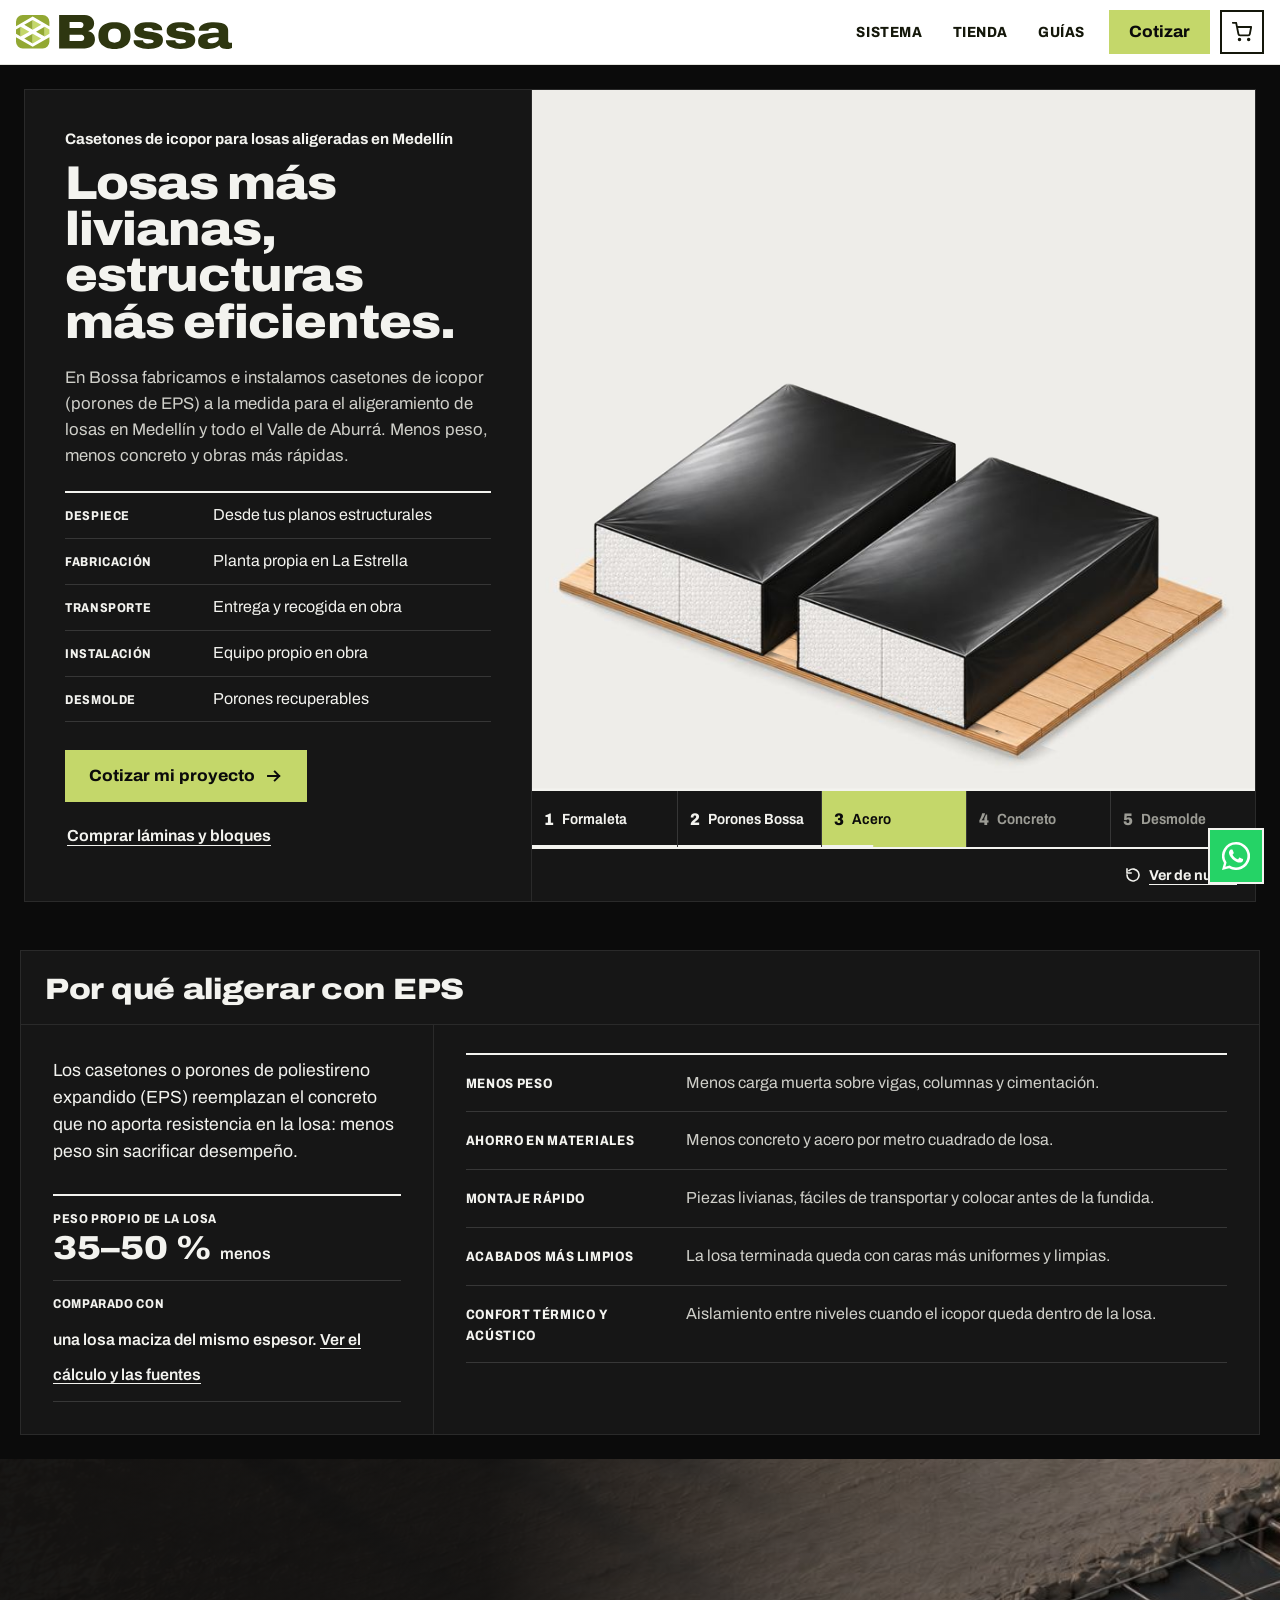
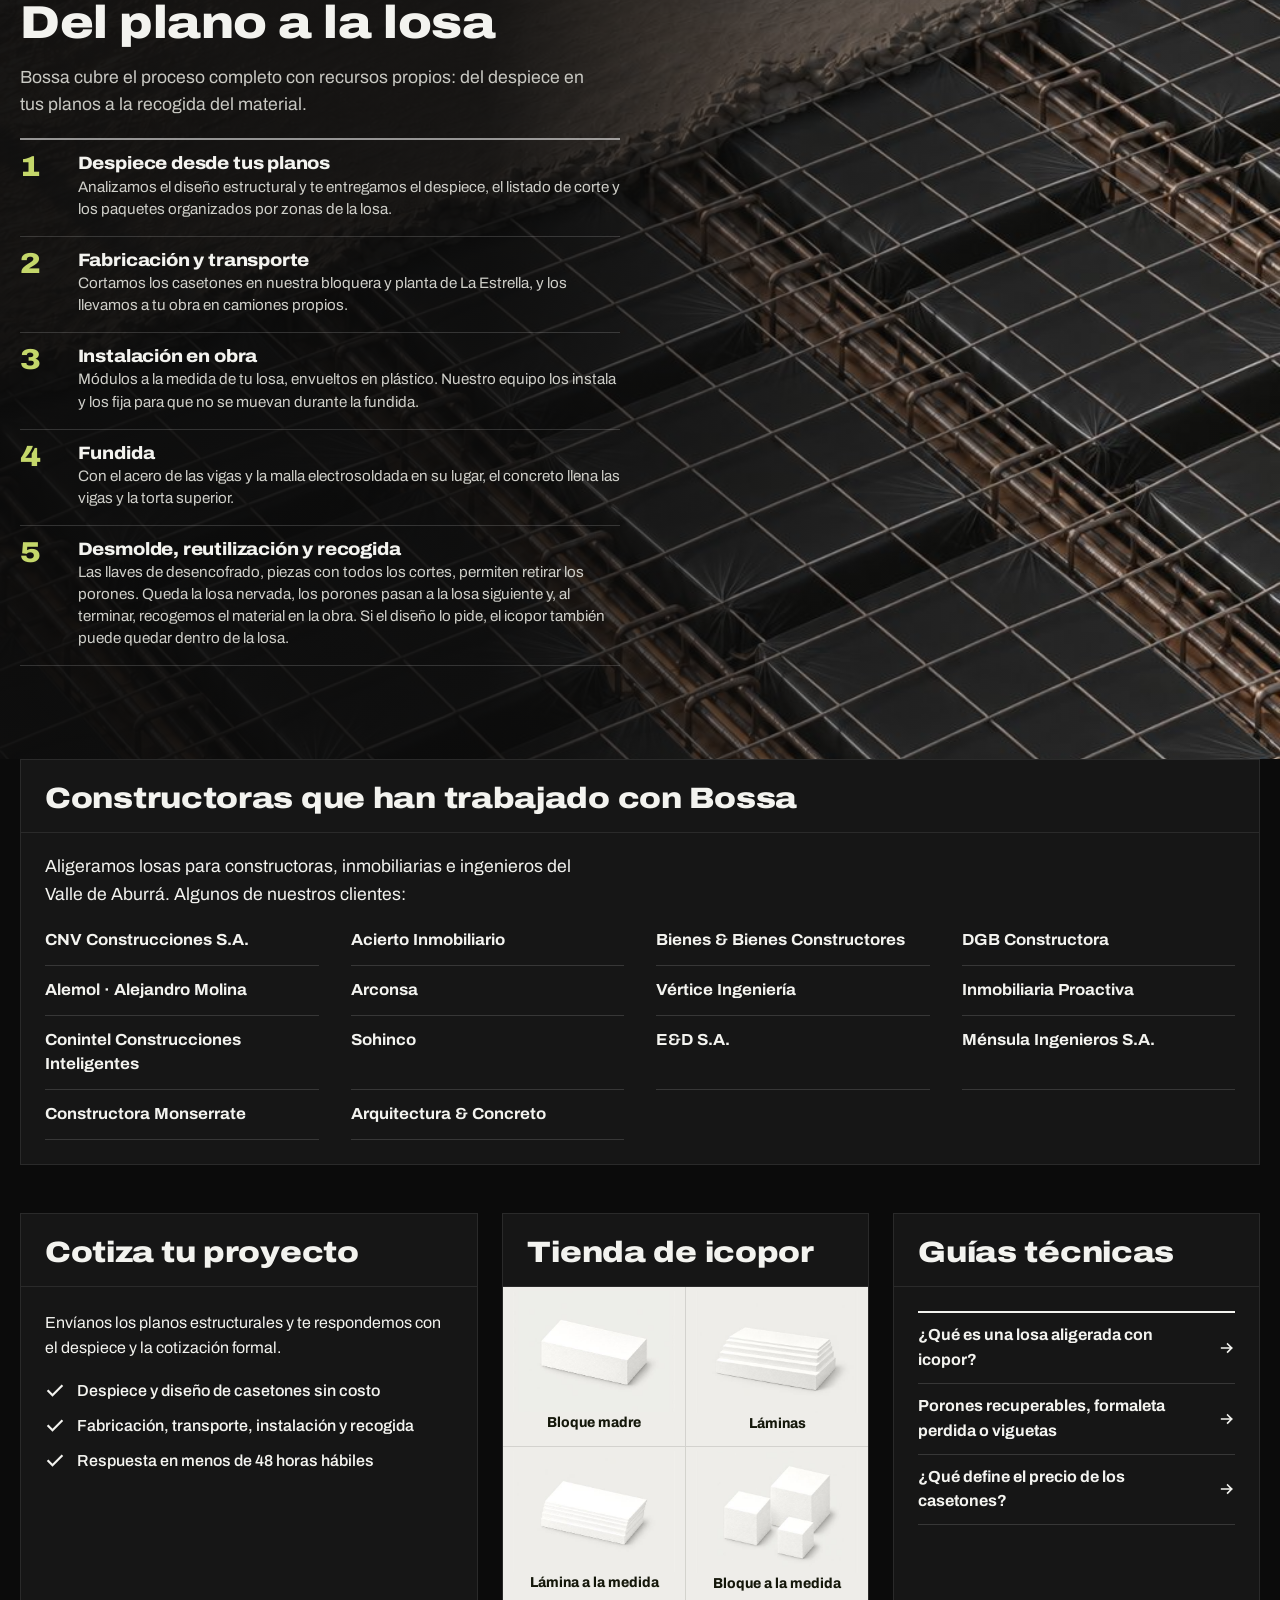
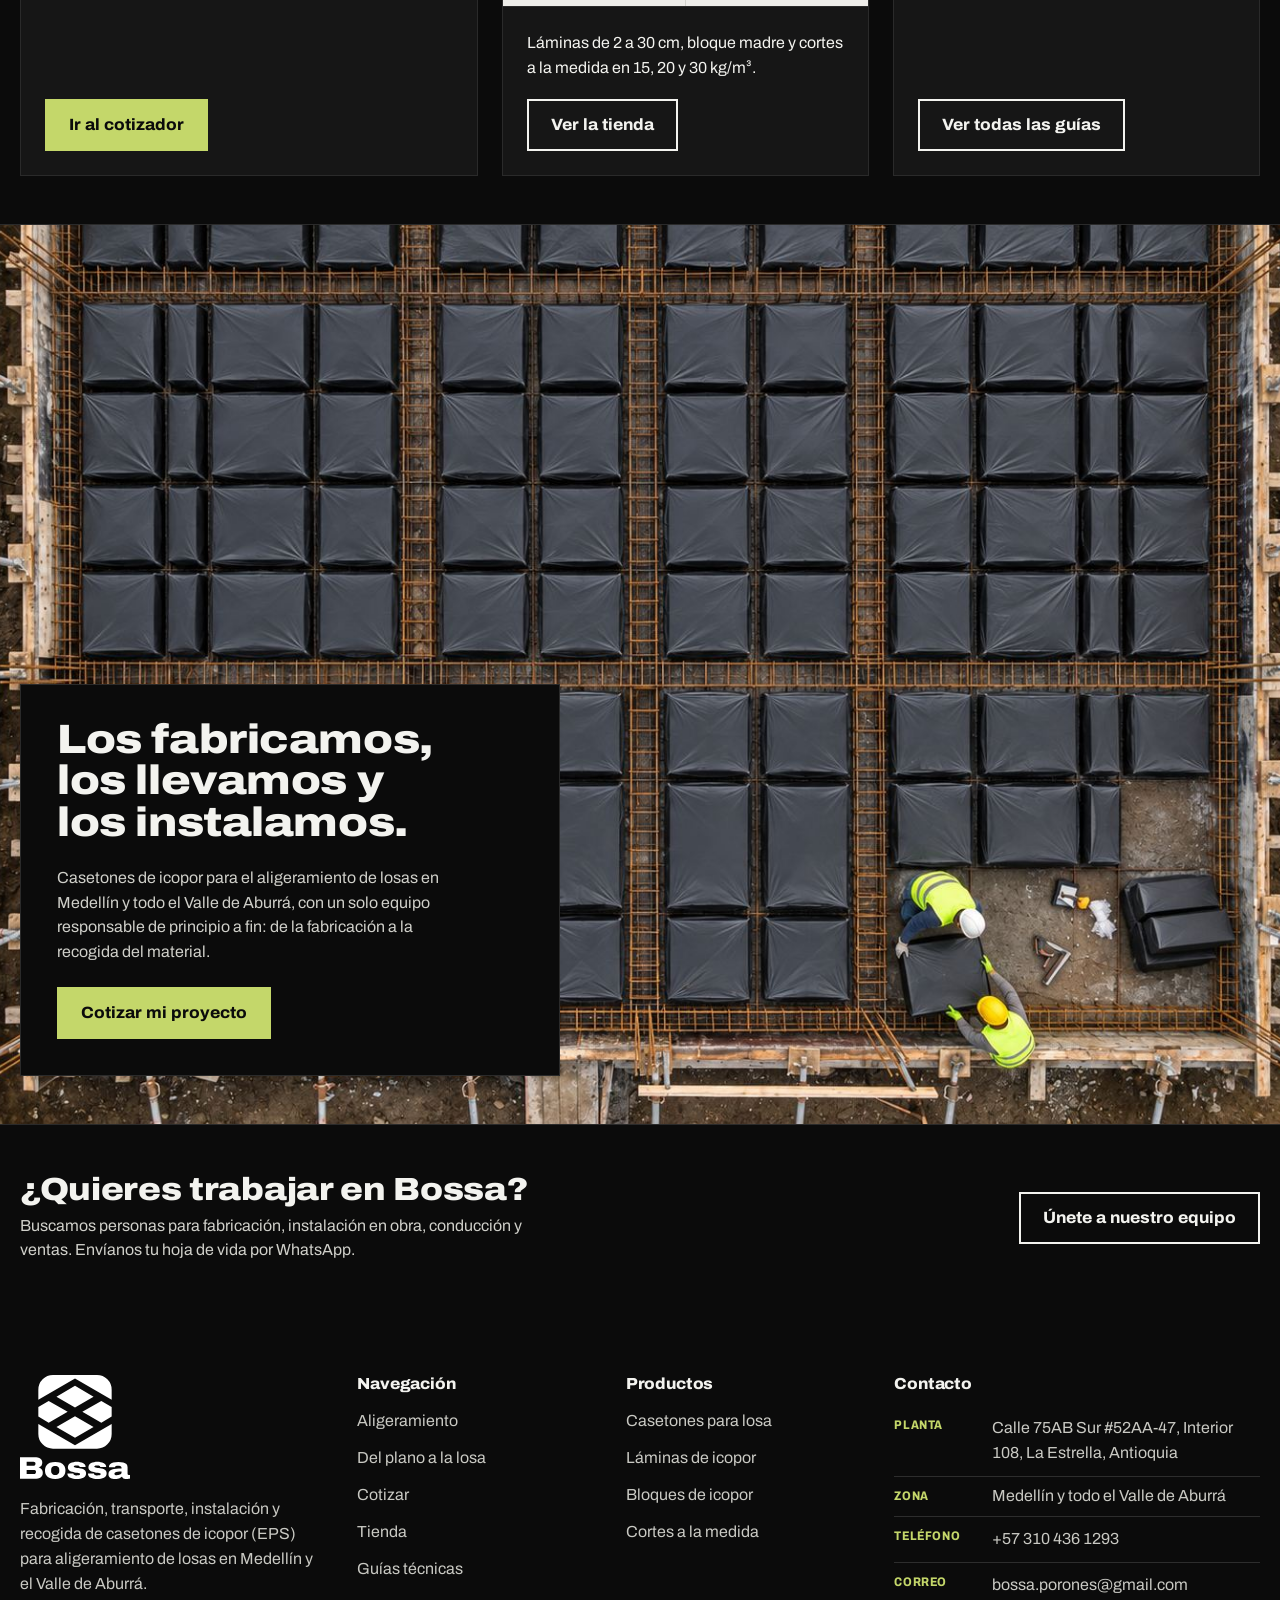
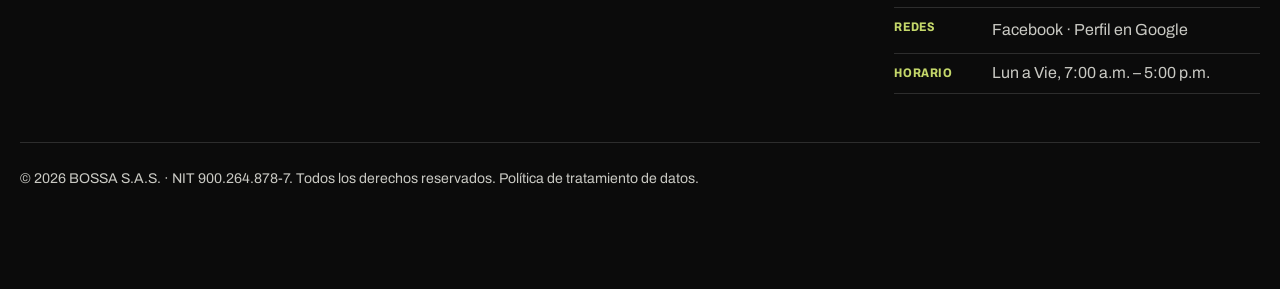
<file: index.html>
<!doctype html>
<html lang="es">
<head>
<meta charset="utf-8">
<meta name="viewport" content="width=device-width, initial-scale=1">
<script>document.documentElement.className = "js";</script>
<title>Casetones de icopor para losas aligeradas en Medellín | Bossa</title>
<meta name="description" content="Casetones de icopor (EPS) para aligeramiento de losas en Medellín y el Valle de Aburrá: fabricación, transporte, instalación y recogida. Cotiza tu proyecto.">
<link rel="canonical" href="https://www.bossacol.com/">
<link rel="icon" href="/favicon.ico" sizes="48x48">
<link rel="icon" href="/img/logo-bossa-marca.svg" type="image/svg+xml">
<link rel="icon" href="/img/icono-bossa-192.png" type="image/png" sizes="192x192">
<link rel="apple-touch-icon" href="/img/icono-bossa-180.png">
<meta name="theme-color" content="#FFFFFF">
<meta property="og:type" content="website">
<meta property="og:locale" content="es_CO">
<meta property="og:site_name" content="Bossa">
<meta property="og:url" content="https://www.bossacol.com/">
<meta property="og:title" content="Casetones de icopor para losas aligeradas en Medellín | Bossa">
<meta property="og:description" content="Casetones de icopor (EPS) para aligeramiento de losas en Medellín y el Valle de Aburrá: fabricación, transporte, instalación y recogida. Cotiza tu proyecto.">
<meta property="og:image" content="https://www.bossacol.com/img/og-bossa.jpg">
<meta property="og:image:width" content="1200">
<meta property="og:image:height" content="630">
<meta property="og:image:alt" content="Ilustración del corte de una losa aligerada con bloques de icopor">
<meta name="twitter:card" content="summary_large_image">
<script type="application/ld+json">{"@context":"https://schema.org","@graph":[{"@type":"HomeAndConstructionBusiness","@id":"https://www.bossacol.com/#negocio","name":"Bossa","legalName":"BOSSA S.A.S.","taxID":"900264878-7","description":"Fabricación, transporte, instalación y recogida de casetones de icopor (EPS) para aligeramiento de losas. Bloques y láminas de icopor a la medida.","url":"https://www.bossacol.com/","logo":"https://www.bossacol.com/img/logo-bossa-512.png","image":"https://www.bossacol.com/img/og-bossa.jpg","telephone":"+57 310 436 1293","email":"bossa.porones@gmail.com","address":{"@type":"PostalAddress","streetAddress":"Calle 75AB Sur #52AA-47, Interior 108","addressLocality":"La Estrella","postalCode":"055454","addressRegion":"Antioquia","addressCountry":"CO"},"geo":{"@type":"GeoCoordinates","latitude":6.160361,"longitude":-75.626694},"hasMap":"https://www.google.com/maps/search/?api=1&query=6.160361%2C-75.626694","areaServed":[{"@type":"City","name":"Medellín"},{"@type":"City","name":"Envigado"},{"@type":"City","name":"Itagüí"},{"@type":"City","name":"Sabaneta"},{"@type":"City","name":"La Estrella"},{"@type":"City","name":"Bello"},{"@type":"City","name":"Copacabana"},{"@type":"City","name":"Girardota"},{"@type":"City","name":"Barbosa"},{"@type":"City","name":"Caldas"},{"@type":"AdministrativeArea","name":"Valle de Aburrá"}],"openingHoursSpecification":[{"@type":"OpeningHoursSpecification","dayOfWeek":["Monday","Tuesday","Wednesday","Thursday","Friday"],"opens":"07:00","closes":"17:00"}],"sameAs":["https://www.google.com/search?kgmid=/g/11_00zgj2v&q=Bossa","https://www.facebook.com/AligeramientoBossa/"]},{"@type":"WebSite","@id":"https://www.bossacol.com/#website","url":"https://www.bossacol.com/","name":"Bossa","inLanguage":"es-CO","publisher":{"@id":"https://www.bossacol.com/#negocio"}},{"@type":"Service","@id":"https://www.bossacol.com/#servicio-aligeramiento","name":"Aligeramiento de losas con casetones de icopor (EPS)","serviceType":"Fabricación, transporte, instalación y recogida de casetones de icopor para losas aligeradas","provider":{"@id":"https://www.bossacol.com/#negocio"},"areaServed":{"@type":"AdministrativeArea","name":"Valle de Aburrá"},"url":"https://www.bossacol.com/cotizar/"}]}</script>
<link rel="preconnect" href="https://fonts.googleapis.com">
<link rel="preconnect" href="https://fonts.gstatic.com" crossorigin>
<link href="https://fonts.googleapis.com/css2?family=Archivo:wdth,wght@75..125,400..900&display=swap" rel="stylesheet">
<link rel="stylesheet" href="/estilos.css?v=20261117c">
</head>
<body>

<header class="barra" id="barra">
  <div class="contenedor">
    <a href="/" class="marca" aria-label="Bossa, inicio"><picture>
      <source media="(max-width: 359px)" srcset="/img/logo-bossa-marca.svg" width="170" height="170">
      <img src="/img/logo-bossa-horizontal.svg" width="1099" height="173" alt="Bossa">
    </picture></a>
    <nav class="navegacion" aria-label="Principal">
      <ul class="menu" id="menu">
        <li><a href="/#sistema">Sistema</a></li>
        <li><a href="/tienda/">Tienda</a></li>
        <li><a href="/guias/">Guías</a></li>
      </ul>
    </nav>
    <div class="acciones-barra">
      <a href="/cotizar/" class="placa placa-barra">Cotizar</a>
      <button type="button" class="boton-carrito" id="abrirCarrito" aria-label="Ver tu pedido" aria-controls="carrito">
        <svg width="20" height="20" viewBox="0 0 24 24" fill="none" stroke="currentColor" stroke-width="2.2" stroke-linecap="round" stroke-linejoin="round" aria-hidden="true"><circle cx="9" cy="21" r="1"/><circle cx="20" cy="21" r="1"/><path d="M1 1h4l2.7 13.4a2 2 0 0 0 2 1.6h9.7a2 2 0 0 0 2-1.6L23 6H6"/></svg>
        <span class="contador" id="contadorCarrito" aria-hidden="true">0</span>
      </button>
      <button type="button" class="hamburguesa" id="hamburguesa" aria-label="Abrir menú" aria-expanded="false" aria-controls="menu">
        <svg width="20" height="20" viewBox="0 0 24 24" fill="none" stroke="currentColor" stroke-width="2.4" stroke-linecap="square" aria-hidden="true"><path d="M3 6h18M3 12h18M3 18h18"/></svg>
      </button>
    </div>
  </div>
</header>
<main id="principal">
<!-- ================= HERO: la losa se arma ================= -->
<section class="hero" id="inicio">
  <div class="contenedor">
    <div class="tablero">
      <h1><span class="antetitulo">Casetones de icopor para losas aligeradas en Medellín</span> Losas más livianas, estructuras más eficientes.</h1>
      <div class="hero-texto">
        <p class="bajada">En Bossa fabricamos e instalamos casetones de icopor (porones de EPS) a la medida para el aligeramiento de losas en Medellín y todo el Valle de Aburrá. Menos peso, menos concreto y obras más rápidas.</p>
        <dl class="filas">
          <div><dt>Despiece</dt><dd>Desde tus planos estructurales</dd></div>
          <div><dt>Fabricación</dt><dd>Planta propia en La Estrella</dd></div>
          <div><dt>Transporte</dt><dd>Entrega y recogida en obra</dd></div>
          <div><dt>Instalación</dt><dd>Equipo propio en obra</dd></div>
          <div><dt>Desmolde</dt><dd>Porones recuperables</dd></div>
        </dl>
      </div>
      <div class="hero-acciones">
        <a href="/cotizar/" class="placa">Cotizar mi proyecto
          <svg width="18" height="18" viewBox="0 0 24 24" fill="none" stroke="currentColor" stroke-width="2.5" stroke-linecap="square" aria-hidden="true"><path d="M4 12h15M13 6l6 6-6 6"/></svg></a>
        <a href="/tienda/" class="enlace">Comprar láminas y bloques</a>
      </div>

      <figure class="armado" id="armado">
        <div class="lienzo" role="img" aria-label="Corte de una losa aligerada que se arma en cinco pasos: formaleta de madera, porones de icopor envueltos en plástico, acero de vigas y malla electrosoldada, concreto, y la losa nervada que queda después del desmolde, hasta 35 a 50 % más liviana.">
          <img class="cuadro c1" src="/img/losa-paso-1.jpg" srcset="/img/losa-paso-1-800.jpg 800w, /img/losa-paso-1.jpg 1488w" sizes="(min-width: 901px) 58vw, 100vw" width="1488" height="942" alt="" fetchpriority="high" decoding="async">
          <img class="cuadro c2" src="/img/losa-paso-2.jpg" srcset="/img/losa-paso-2-800.jpg 800w, /img/losa-paso-2.jpg 1488w" sizes="(min-width: 901px) 58vw, 100vw" width="1488" height="942" alt="" fetchpriority="low" decoding="async">
          <img class="cuadro c3" src="/img/losa-paso-3.jpg" srcset="/img/losa-paso-3-800.jpg 800w, /img/losa-paso-3.jpg 1488w" sizes="(min-width: 901px) 58vw, 100vw" width="1488" height="942" alt="" fetchpriority="low" decoding="async">
          <img class="cuadro c4" src="/img/losa-paso-4.jpg" srcset="/img/losa-paso-4-800.jpg 800w, /img/losa-paso-4.jpg 1488w" sizes="(min-width: 901px) 58vw, 100vw" width="1488" height="942" alt="" fetchpriority="low" decoding="async">
          <img class="cuadro c5" src="/img/losa-paso-5.jpg" srcset="/img/losa-paso-5-800.jpg 800w, /img/losa-paso-5.jpg 1488w" sizes="(min-width: 901px) 58vw, 100vw" width="1488" height="942" alt="" fetchpriority="low" decoding="async">
          <img class="cuadro c4b" src="/img/losa-paso-4.jpg" srcset="/img/losa-paso-4-800.jpg 800w, /img/losa-paso-4.jpg 1488w" sizes="(min-width: 901px) 58vw, 100vw" width="1488" height="942" alt="" fetchpriority="low" decoding="async">
          <div class="cota" aria-hidden="true">
            <svg class="cota-linea" viewBox="0 0 100 100" preserveAspectRatio="none"><line x1="0" y1="100" x2="100" y2="0"/></svg>
            <span class="cota-punto"></span>
            <div class="cota-rotulo"><strong>35–50 %</strong><span>menos peso que una losa maciza</span></div>
          </div>
        </div>
        <ol class="pasos-armado" aria-label="Pasos para armar una losa aligerada">
          <li><button type="button" data-paso="1" aria-current="step"><span class="num">1</span><span>Formaleta</span><span class="avance" aria-hidden="true"></span></button></li>
          <li><button type="button" data-paso="2"><span class="num">2</span><span>Porones Bossa</span><span class="avance" aria-hidden="true"></span></button></li>
          <li><button type="button" data-paso="3"><span class="num">3</span><span>Acero</span><span class="avance" aria-hidden="true"></span></button></li>
          <li><button type="button" data-paso="4"><span class="num">4</span><span>Concreto</span><span class="avance" aria-hidden="true"></span></button></li>
          <li><button type="button" data-paso="5"><span class="num">5</span><span>Desmolde</span><span class="avance" aria-hidden="true"></span></button></li>
        </ol>
        <div class="pie-armado">
          <button type="button" class="repetir" id="verDeNuevo">
            <svg width="16" height="16" viewBox="0 0 24 24" fill="none" stroke="currentColor" stroke-width="2.4" stroke-linecap="square" aria-hidden="true"><path d="M3 12a9 9 0 1 0 3-6.7"/><path d="M3 3v6h6"/></svg>Ver de nuevo</button>
        </div>
      </figure>
    </div>
  </div>
</section>

<!-- ================= POR QUÉ ALIGERAR ================= -->
<section class="beneficios" id="beneficios">
  <div class="contenedor">
    <div class="tablero">
      <h2 class="franja">Por qué aligerar con EPS</h2>
      <div class="beneficios-cuerpo">
        <div class="beneficios-intro">
          <p class="entrada">Los casetones o porones de poliestireno expandido (EPS) reemplazan el concreto que no aporta resistencia en la losa: menos peso sin sacrificar desempeño.</p>
          <dl class="filas filas-cifras">
            <div><dt>Peso propio de la losa</dt><dd>35–50 % <span>menos</span></dd></div>
            <div><dt>Comparado con</dt><dd><span>una losa maciza del mismo espesor. <a href="/guias/losa-aligerada-eps/#cuanto-peso">Ver el cálculo y las fuentes</a></span></dd></div>
          </dl>
        </div>
        <dl class="filas filas-beneficios">
          <div><dt>Menos peso</dt><dd>Menos carga muerta sobre vigas, columnas y cimentación.</dd></div>
          <div><dt>Ahorro en materiales</dt><dd>Menos concreto y acero por metro cuadrado de losa.</dd></div>
          <div><dt>Montaje rápido</dt><dd>Piezas livianas, fáciles de transportar y colocar antes de la fundida.</dd></div>
          <div><dt>Acabados más limpios</dt><dd>La losa terminada queda con caras más uniformes y limpias.</dd></div>
          <div><dt>Confort térmico y acústico</dt><dd>Aislamiento entre niveles cuando el icopor queda dentro de la losa.</dd></div>
        </dl>
      </div>
    </div>
  </div>
</section>


<!-- ================= DEL PLANO A LA LOSA: foto del vaciado a pantalla completa ================= -->
<section class="sistema sistema-foto" id="sistema">
  <img class="sistema-fondo" src="/img/proceso-vaciado.jpg" srcset="/img/proceso-vaciado-600.jpg 600w, /img/proceso-vaciado.jpg 1024w" sizes="100vw" width="1024" height="1536" alt="" loading="lazy" decoding="async">
  <div class="contenedor sistema-cuerpo">
    <div class="sistema-cabecera">
      <h2>Del plano a la losa</h2>
      <p class="entrada">Bossa cubre el proceso completo con recursos propios: del despiece en tus planos a la recogida del material.</p>
    </div>
    <ol class="pasos-sistema">
      <li class="paso-sistema">
        <span class="num">1</span>
        <h3>Despiece desde tus planos</h3>
        <p>Analizamos el diseño estructural y te entregamos el despiece, el listado de corte y los paquetes organizados por zonas de la losa.</p>
      </li>
      <li class="paso-sistema">
        <span class="num">2</span>
        <h3>Fabricación y transporte</h3>
        <p>Cortamos los casetones en nuestra bloquera y planta de La Estrella, y los llevamos a tu obra en camiones propios.</p>
      </li>
      <li class="paso-sistema">
        <span class="num">3</span>
        <h3>Instalación en obra</h3>
        <p>Módulos a la medida de tu losa, envueltos en plástico. Nuestro equipo los instala y los fija para que no se muevan durante la fundida.</p>
      </li>
      <li class="paso-sistema">
        <span class="num">4</span>
        <h3>Fundida</h3>
        <p>Con el acero de las vigas y la malla electrosoldada en su lugar, el concreto llena las vigas y la torta superior.</p>
      </li>
      <li class="paso-sistema">
        <span class="num">5</span>
        <h3>Desmolde, reutilización y recogida</h3>
        <p>Las llaves de desencofrado, piezas con todos los cortes, permiten retirar los porones. Queda la losa nervada, los porones pasan a la losa siguiente y, al terminar, recogemos el material en la obra. Si el diseño lo pide, el icopor también puede quedar dentro de la losa.</p>
      </li>
    </ol>
  </div>
</section>


<!-- ================= CLIENTES ================= -->
<section class="clientes" id="clientes">
  <div class="contenedor">
    <div class="tablero">
      <h2 class="franja">Constructoras que han trabajado con Bossa</h2>
      <p class="entrada clientes-entrada">Aligeramos losas para constructoras, inmobiliarias e ingenieros del Valle de Aburrá. Algunos de nuestros clientes:</p>
      <ul class="lista-clientes">
        <li>CNV Construcciones S.A.</li>
        <li>Acierto Inmobiliario</li>
        <li>Bienes &amp; Bienes Constructores</li>
        <li>DGB Constructora</li>
        <li>Alemol · Alejandro Molina</li>
        <li>Arconsa</li>
        <li>Vértice Ingeniería</li>
        <li>Inmobiliaria Proactiva</li>
        <li>Conintel Construcciones Inteligentes</li>
        <li>Sohinco</li>
        <li>E&amp;D S.A.</li>
        <li>Ménsula Ingenieros S.A.</li>
        <li>Constructora Monserrate</li>
        <li>Arquitectura &amp; Concreto</li>
      </ul>
    </div>
  </div>
</section>

<section class="accesos" aria-label="Cotizar, tienda y guías">
  <div class="contenedor">
    <div class="tablero acceso acceso-cotizar">
      <h2 class="franja">Cotiza tu proyecto</h2>
      <div class="acceso-cuerpo">
        <p class="entrada">Envíanos los planos estructurales y te respondemos con el despiece y la cotización formal.</p>
        <ul class="lista-check">
          <li><svg width="20" height="20" viewBox="0 0 24 24" fill="none" stroke="currentColor" stroke-width="2.6" stroke-linecap="square" aria-hidden="true"><path d="m4 12 5 5L20 6"/></svg>Despiece y diseño de casetones sin costo</li>
          <li><svg width="20" height="20" viewBox="0 0 24 24" fill="none" stroke="currentColor" stroke-width="2.6" stroke-linecap="square" aria-hidden="true"><path d="m4 12 5 5L20 6"/></svg>Fabricación, transporte, instalación y recogida</li>
          <li><svg width="20" height="20" viewBox="0 0 24 24" fill="none" stroke="currentColor" stroke-width="2.6" stroke-linecap="square" aria-hidden="true"><path d="m4 12 5 5L20 6"/></svg>Respuesta en menos de 48 horas hábiles</li>
        </ul>
        <a class="placa" href="/cotizar/">Ir al cotizador</a>
      </div>
    </div>
    <div class="tablero acceso acceso-tienda">
      <h2 class="franja">Tienda de icopor</h2>
      <ul class="vitrina">
        <li><a href="/tienda/#bloque-madre"><img src="/img/tienda-bloque-madre-480.jpg" width="480" height="480" alt="" loading="lazy" decoding="async"><span>Bloque madre</span></a></li>
        <li><a href="/tienda/laminas-de-icopor/"><img src="/img/tienda-lamina-480.jpg" width="480" height="480" alt="" loading="lazy" decoding="async"><span>Láminas</span></a></li>
        <li><a href="/tienda/#lamina-medida"><img src="/img/tienda-lamina-medida-480.jpg" width="480" height="480" alt="" loading="lazy" decoding="async"><span>Lámina a la medida</span></a></li>
        <li><a href="/tienda/#bloque-medida"><img src="/img/tienda-bloque-medida-480.jpg" width="480" height="480" alt="" loading="lazy" decoding="async"><span>Bloque a la medida</span></a></li>
      </ul>
      <div class="acceso-cuerpo">
        <p class="entrada">Láminas de 2 a 30 cm, bloque madre y cortes a la medida en 15, 20 y 30 kg/m³.</p>
        <a class="boton" href="/tienda/">Ver la tienda</a>
      </div>
    </div>
    <div class="tablero acceso">
      <h2 class="franja">Guías técnicas</h2>
      <div class="acceso-cuerpo">
        <ul class="lista-enlaces"><li><a href="/guias/losa-aligerada-eps/">¿Qué es una losa aligerada con icopor?<svg width="16" height="16" viewBox="0 0 24 24" fill="none" stroke="currentColor" stroke-width="2.5" stroke-linecap="square" aria-hidden="true"><path d="M4 12h15M13 6l6 6-6 6"/></svg></a></li><li><a href="/guias/casetones-recuperables-vs-perdidos/">Porones recuperables, formaleta perdida o viguetas<svg width="16" height="16" viewBox="0 0 24 24" fill="none" stroke="currentColor" stroke-width="2.5" stroke-linecap="square" aria-hidden="true"><path d="M4 12h15M13 6l6 6-6 6"/></svg></a></li><li><a href="/guias/precio-casetones/">¿Qué define el precio de los casetones?<svg width="16" height="16" viewBox="0 0 24 24" fill="none" stroke="currentColor" stroke-width="2.5" stroke-linecap="square" aria-hidden="true"><path d="M4 12h15M13 6l6 6-6 6"/></svg></a></li></ul>
        <a class="boton" href="/guias/">Ver todas las guías</a>
      </div>
    </div>
  </div>
</section>

<!-- ================= MOMENTO DE MARCA: la losa en obra vista desde arriba, a pantalla completa ================= -->
<section class="marca-foto" aria-labelledby="tituloMarca">
  <img class="marca-fondo" src="/img/obra-porones-aerea.jpg" srcset="/img/obra-porones-aerea-800.jpg 800w, /img/obra-porones-aerea.jpg 1672w" sizes="100vw" width="1672" height="941" alt="Vista aérea de una losa en obra: porones envueltos en plástico negro entre el acero de las vigas, y dos operarios colocando los últimos módulos" loading="lazy" decoding="async">
  <div class="contenedor">
    <div class="marca-panel">
      <h2 id="tituloMarca">Los fabricamos, los llevamos y los instalamos.</h2>
      <p>Casetones de icopor para el aligeramiento de losas en Medellín y todo el Valle de Aburrá, con un solo equipo responsable de principio a fin: de la fabricación a la recogida del material.</p>
      <a href="/cotizar/" class="placa">Cotizar mi proyecto</a>
    </div>
  </div>
</section>


<!-- ================= TRABAJA CON NOSOTROS ================= -->
<section class="equipo" id="equipo">
  <div class="contenedor">
    <div>
      <h2>¿Quieres trabajar en Bossa?</h2>
      <p>Buscamos personas para fabricación, instalación en obra, conducción y ventas. Envíanos tu hoja de vida por WhatsApp.</p>
    </div>
    <a class="boton" id="botonEquipo" href="https://wa.me/573104361293?text=Hola%20Bossa%2C%20me%20gustar%C3%ADa%20trabajar%20con%20ustedes.%20Les%20env%C3%ADo%20mi%20hoja%20de%20vida." target="_blank" rel="noopener">Únete a nuestro equipo</a>
  </div>
</section>
</main>

<footer class="pie" id="pie">
  <div class="contenedor">
    <div class="columnas">
      <div>
        <div class="logo-pie"><img src="/img/logo-bossa-vertical-blanco.svg" width="255" height="240" alt="Bossa" loading="lazy"></div>
        <p>Fabricación, transporte, instalación y recogida de casetones de icopor (EPS) para aligeramiento de losas en Medellín y el Valle de Aburrá.</p>
      </div>
      <nav aria-label="Pie de página">
        <h2>Navegación</h2>
        <ul>
          <li><a href="/#beneficios">Aligeramiento</a></li>
          <li><a href="/#sistema">Del plano a la losa</a></li>
          <li><a href="/cotizar/">Cotizar</a></li>
          <li><a href="/tienda/">Tienda</a></li>
          <li><a href="/guias/">Guías técnicas</a></li>
        </ul>
      </nav>
      <div>
        <h2>Productos</h2>
        <ul>
          <li><a href="/cotizar/">Casetones para losa</a></li>
          <li><a href="/tienda/laminas-de-icopor/">Láminas de icopor</a></li>
          <li><a href="/tienda/">Bloques de icopor</a></li>
          <li><a href="/tienda/">Cortes a la medida</a></li>
        </ul>
      </div>
      <div>
        <h2>Contacto</h2>
        <dl class="datos-pie">
          <div><dt>Planta</dt><dd><a href="https://www.google.com/search?kgmid=/g/11_00zgj2v&q=Bossa" target="_blank" rel="noopener">Calle 75AB Sur #52AA-47, Interior 108, La Estrella, Antioquia</a></dd></div>
          <div><dt>Zona</dt><dd>Medellín y todo el Valle de Aburrá</dd></div>
          <div><dt>Teléfono</dt><dd><a href="tel:+573104361293">+57 310 436 1293</a></dd></div>
          <div><dt>Correo</dt><dd><a href="mailto:bossa.porones@gmail.com">bossa.porones@gmail.com</a></dd></div>
          <div><dt>Redes</dt><dd><a href="https://www.facebook.com/AligeramientoBossa/" target="_blank" rel="noopener">Facebook</a> · <a href="https://www.google.com/search?kgmid=/g/11_00zgj2v&q=Bossa" target="_blank" rel="noopener">Perfil en Google</a></dd></div>
          <div><dt>Horario</dt><dd>Lun a Vie, 7:00 a.m. – 5:00 p.m.</dd></div>
        </dl>
      </div>
    </div>
    <div class="legal">© <span id="anio">2026</span> BOSSA S.A.S. · NIT 900.264.878-7. Todos los derechos reservados. <a href="/politica-de-datos/">Política de tratamiento de datos</a>.</div>
  </div>
</footer>
<div class="velo" id="velo"></div>
<aside class="carrito" id="carrito" role="dialog" aria-modal="true" aria-labelledby="tituloCarrito" aria-hidden="true" inert>
  <header><h2 id="tituloCarrito">Tu pedido</h2><button type="button" id="cerrarCarrito" aria-label="Cerrar pedido">
    <svg width="20" height="20" viewBox="0 0 24 24" fill="none" stroke="currentColor" stroke-width="2.6" stroke-linecap="square" aria-hidden="true"><path d="M5 5l14 14M19 5 5 19"/></svg></button></header>
  <div class="items-carrito" id="itemsCarrito"></div>
  <footer>
    <button type="button" class="placa" id="enviarPedido">Pedir cotización por WhatsApp</button>
    <small>Te respondemos con el precio, la disponibilidad y el costo de envío.</small>
  </footer>
</aside>

<a class="whatsapp" id="botonWhatsapp" href="https://wa.me/573104361293?text=Hola%20Bossa%2C%20quiero%20informaci%C3%B3n%20sobre%20aligeramiento%20de%20losas%20con%20EPS." target="_blank" rel="noopener" aria-label="Escríbenos por WhatsApp">
  <svg width="28" height="28" viewBox="0 0 24 24" fill="currentColor" aria-hidden="true"><path d="M17.5 14.4c-.3-.1-1.8-.9-2-1-.3-.1-.5-.1-.7.1-.2.3-.8 1-.9 1.2-.2.2-.3.2-.6.1-.3-.1-1.3-.5-2.4-1.5-.9-.8-1.5-1.8-1.7-2.1-.2-.3 0-.5.1-.6l.4-.5c.2-.2.2-.3.3-.5.1-.2 0-.4 0-.5l-.9-2.2c-.2-.6-.5-.5-.7-.5h-.6c-.2 0-.5.1-.8.4-.3.3-1 1-1 2.5s1.1 2.9 1.2 3.1c.1.2 2.1 3.2 5.1 4.5.7.3 1.3.5 1.7.6.7.2 1.4.2 1.9.1.6-.1 1.8-.7 2-1.4.2-.7.2-1.3.2-1.4-.1-.2-.3-.3-.6-.4zM12 21.8c-1.8 0-3.5-.5-5-1.4l-.4-.2-3.7 1 1-3.6-.2-.4A9.8 9.8 0 0 1 12 2.2a9.8 9.8 0 0 1 0 19.6zM12 0a12 12 0 0 0-10.3 18.1L0 24l6.1-1.6A12 12 0 1 0 12 0z"/></svg>
</a>


<script src="/app.js?v=20261117c" defer></script>
</body>
</html>
</file>
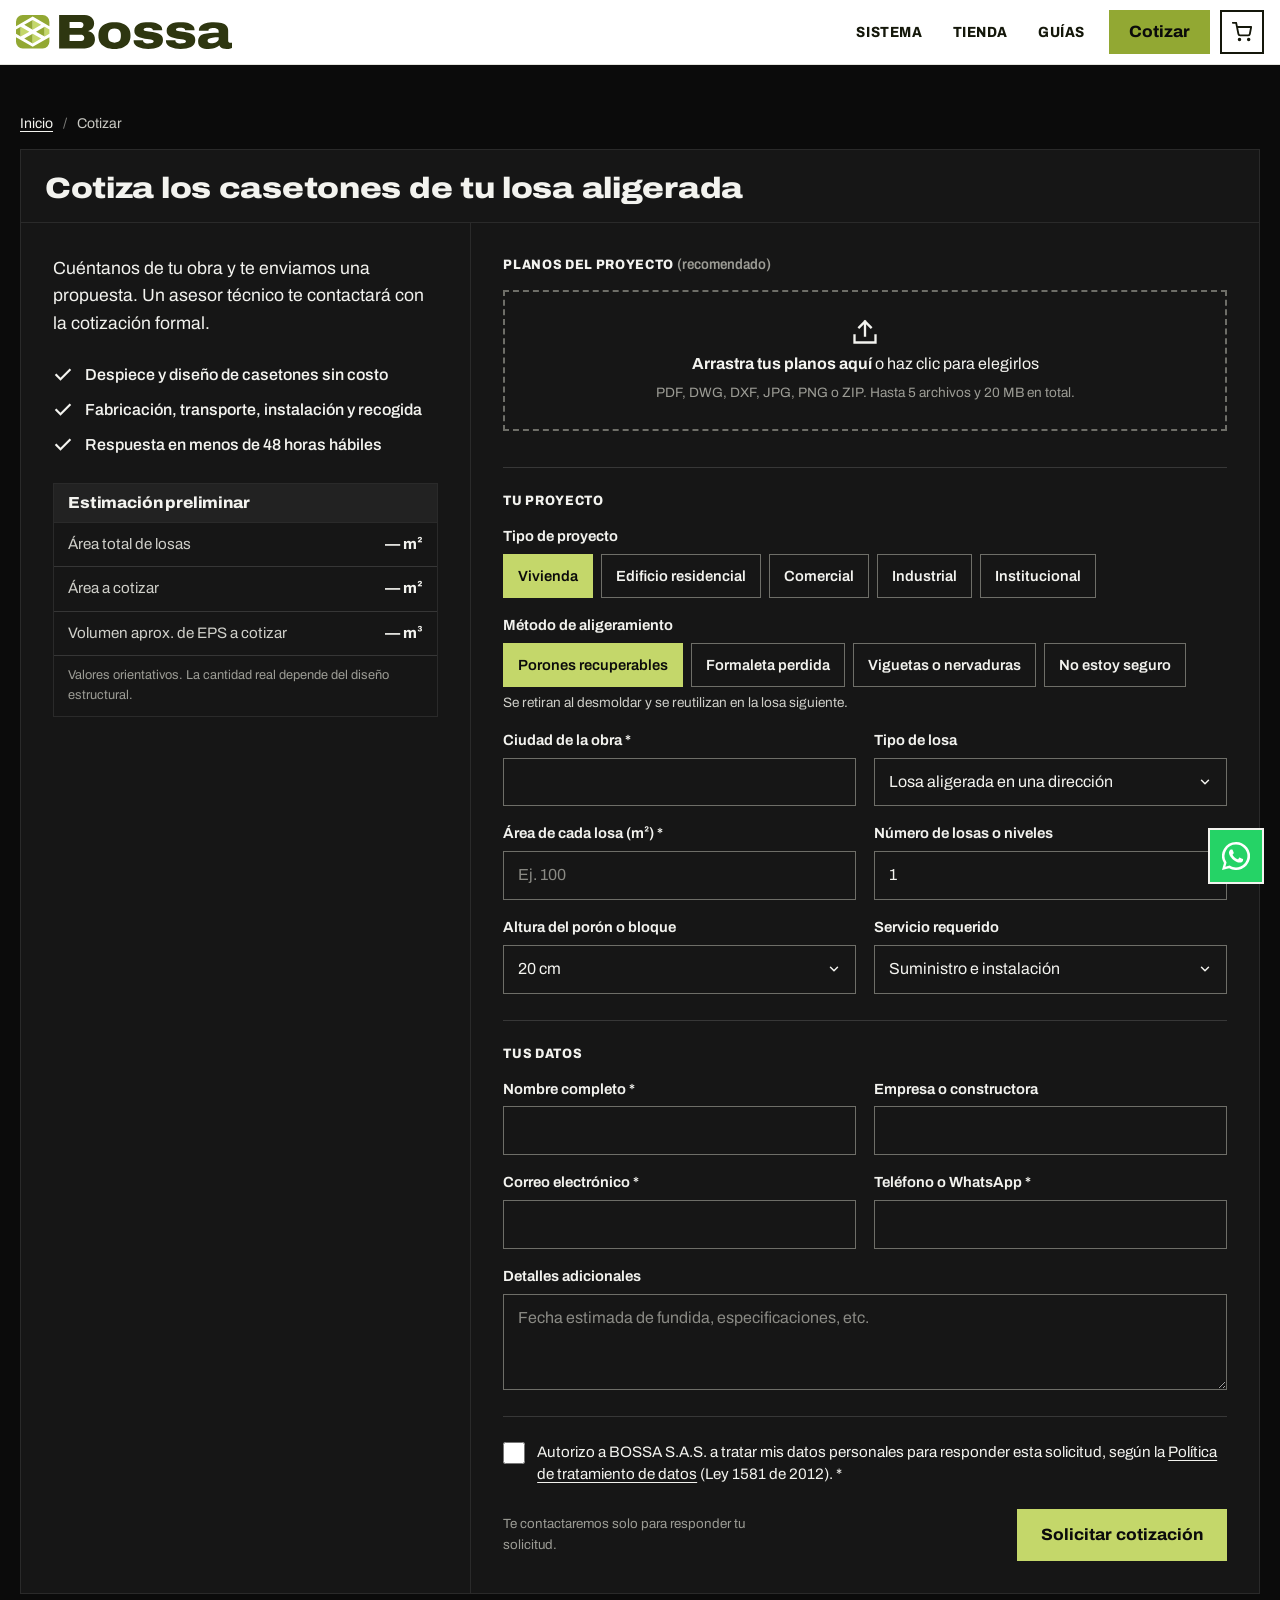
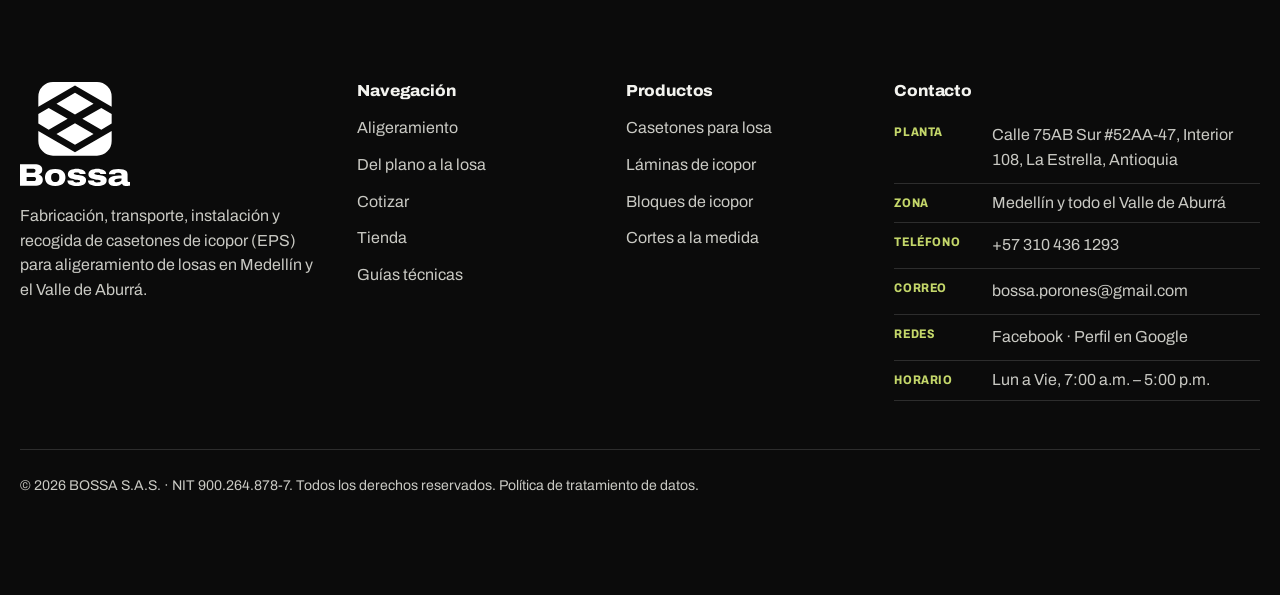
<file: cotizar/index.html>
<!doctype html>
<html lang="es">
<head>
<meta charset="utf-8">
<meta name="viewport" content="width=device-width, initial-scale=1">
<script>document.documentElement.className = "js";</script>
<title>Cotización de casetones con despiece sin costo | Bossa</title>
<meta name="description" content="Envía los planos de tu losa y recibe el despiece sin costo y la cotización de casetones de icopor: fabricación, transporte, instalación y recogida.">
<link rel="canonical" href="https://www.bossacol.com/cotizar/">
<link rel="icon" href="/favicon.ico" sizes="48x48">
<link rel="icon" href="/img/logo-bossa-marca.svg" type="image/svg+xml">
<link rel="icon" href="/img/icono-bossa-192.png" type="image/png" sizes="192x192">
<link rel="apple-touch-icon" href="/img/icono-bossa-180.png">
<meta name="theme-color" content="#FFFFFF">
<meta property="og:type" content="website">
<meta property="og:locale" content="es_CO">
<meta property="og:site_name" content="Bossa">
<meta property="og:url" content="https://www.bossacol.com/cotizar/">
<meta property="og:title" content="Cotización de casetones con despiece sin costo | Bossa">
<meta property="og:description" content="Envía los planos de tu losa y recibe el despiece sin costo y la cotización de casetones de icopor: fabricación, transporte, instalación y recogida.">
<meta property="og:image" content="https://www.bossacol.com/img/og-bossa.jpg">
<meta property="og:image:width" content="1200">
<meta property="og:image:height" content="630">
<meta property="og:image:alt" content="Ilustración del corte de una losa aligerada con bloques de icopor">
<meta name="twitter:card" content="summary_large_image">
<script type="application/ld+json">{"@context":"https://schema.org","@type":"BreadcrumbList","itemListElement":[{"@type":"ListItem","position":1,"name":"Inicio","item":"https://www.bossacol.com/"},{"@type":"ListItem","position":2,"name":"Cotizar","item":"https://www.bossacol.com/cotizar/"}]}</script>
<link rel="preconnect" href="https://fonts.googleapis.com">
<link rel="preconnect" href="https://fonts.gstatic.com" crossorigin>
<link href="https://fonts.googleapis.com/css2?family=Archivo:wdth,wght@75..125,400..900&display=swap" rel="stylesheet">
<link rel="stylesheet" href="/estilos.css?v=20261117c">
</head>
<body>

<header class="barra" id="barra">
  <div class="contenedor">
    <a href="/" class="marca" aria-label="Bossa, inicio"><picture>
      <source media="(max-width: 359px)" srcset="/img/logo-bossa-marca.svg" width="170" height="170">
      <img src="/img/logo-bossa-horizontal.svg" width="1099" height="173" alt="Bossa">
    </picture></a>
    <nav class="navegacion" aria-label="Principal">
      <ul class="menu" id="menu">
        <li><a href="/#sistema">Sistema</a></li>
        <li><a href="/tienda/">Tienda</a></li>
        <li><a href="/guias/">Guías</a></li>
      </ul>
    </nav>
    <div class="acciones-barra">
      <a href="/cotizar/" class="placa placa-barra" aria-current="page">Cotizar</a>
      <button type="button" class="boton-carrito" id="abrirCarrito" aria-label="Ver tu pedido" aria-controls="carrito">
        <svg width="20" height="20" viewBox="0 0 24 24" fill="none" stroke="currentColor" stroke-width="2.2" stroke-linecap="round" stroke-linejoin="round" aria-hidden="true"><circle cx="9" cy="21" r="1"/><circle cx="20" cy="21" r="1"/><path d="M1 1h4l2.7 13.4a2 2 0 0 0 2 1.6h9.7a2 2 0 0 0 2-1.6L23 6H6"/></svg>
        <span class="contador" id="contadorCarrito" aria-hidden="true">0</span>
      </button>
      <button type="button" class="hamburguesa" id="hamburguesa" aria-label="Abrir menú" aria-expanded="false" aria-controls="menu">
        <svg width="20" height="20" viewBox="0 0 24 24" fill="none" stroke="currentColor" stroke-width="2.4" stroke-linecap="square" aria-hidden="true"><path d="M3 6h18M3 12h18M3 18h18"/></svg>
      </button>
    </div>
  </div>
</header>
<main id="principal">
<!-- ================= COTIZADOR: la valla de tu proyecto ================= -->
<section class="cotizar" id="cotizar">
  <div class="contenedor">
    <nav class="migas" aria-label="Ruta de navegación"><ol><li><a href="/">Inicio</a></li><li aria-current="page">Cotizar</li></ol></nav>
    <div class="tablero">
      <h1 class="franja">Cotiza los casetones de tu losa aligerada</h1>
      <div class="cotizar-cuerpo">
        <aside class="lateral-cotizar"><div class="lateral-pegado">
          <p class="entrada">Cuéntanos de tu obra y te enviamos una propuesta. Un asesor técnico te contactará con la cotización formal.</p>
          <ul class="lista-check">
            <li><svg width="20" height="20" viewBox="0 0 24 24" fill="none" stroke="currentColor" stroke-width="2.6" stroke-linecap="square" aria-hidden="true"><path d="m4 12 5 5L20 6"/></svg>Despiece y diseño de casetones sin costo</li>
            <li><svg width="20" height="20" viewBox="0 0 24 24" fill="none" stroke="currentColor" stroke-width="2.6" stroke-linecap="square" aria-hidden="true"><path d="m4 12 5 5L20 6"/></svg>Fabricación, transporte, instalación y recogida</li>
            <li><svg width="20" height="20" viewBox="0 0 24 24" fill="none" stroke="currentColor" stroke-width="2.6" stroke-linecap="square" aria-hidden="true"><path d="m4 12 5 5L20 6"/></svg>Respuesta en menos de 48 horas hábiles</li>
          </ul>
          <div class="estimador" aria-live="polite">
            <h2>Estimación preliminar</h2>
            <dl>
              <div><dt>Área total de losas</dt><dd id="estArea">— m²</dd></div>
              <div><dt>Área a cotizar</dt><dd id="estCotizar">— m²</dd></div>
              <div><dt>Volumen aprox. de EPS a cotizar</dt><dd id="estVolumen">— m³</dd></div>
            </dl>
            <small>Valores orientativos. La cantidad real depende del diseño estructural.</small>
          </div>
        </div></aside>

        <form class="formulario" id="formCotizar" novalidate>
          <fieldset>
            <legend>Planos del proyecto <span>(recomendado)</span></legend>
            <label class="zona-planos" id="zonaPlanos" for="cPlanos">
              <input type="file" id="cPlanos" multiple accept=".pdf,.dwg,.dxf,.jpg,.jpeg,.png,.zip,.rar" aria-describedby="ayudaPlanos">
              <svg width="28" height="28" viewBox="0 0 24 24" fill="none" stroke="currentColor" stroke-width="2" stroke-linecap="square" aria-hidden="true"><path d="M21 15v6H3v-6M17 8l-5-5-5 5M12 3v12"/></svg>
              <span><b>Arrastra tus planos aquí</b> o haz clic para elegirlos</span>
              <small id="ayudaPlanos">PDF, DWG, DXF, JPG, PNG o ZIP. Hasta 5 archivos y 20 MB en total.</small>
            </label>
            <ul class="lista-planos" id="listaPlanos"></ul>
            <span class="error-planos" id="errorPlanos" role="alert"></span>
          </fieldset>

          <fieldset>
            <legend>Tu proyecto</legend>
            <div class="campos">
              <div class="campo ancho">
                <span class="etiqueta-campo" id="etTipo">Tipo de proyecto</span>
                <div class="opciones-chip" role="radiogroup" aria-labelledby="etTipo">
                  <label class="chip"><input type="radio" name="tipo" value="Vivienda" checked><span>Vivienda</span></label>
                  <label class="chip"><input type="radio" name="tipo" value="Edificio residencial"><span>Edificio residencial</span></label>
                  <label class="chip"><input type="radio" name="tipo" value="Comercial"><span>Comercial</span></label>
                  <label class="chip"><input type="radio" name="tipo" value="Industrial"><span>Industrial</span></label>
                  <label class="chip"><input type="radio" name="tipo" value="Institucional"><span>Institucional</span></label>
                </div>
              </div>
              <div class="campo ancho">
                <span class="etiqueta-campo" id="etMetodo">Método de aligeramiento</span>
                <div class="opciones-chip" role="radiogroup" aria-labelledby="etMetodo" aria-describedby="ayudaMetodo">
                  <label class="chip"><input type="radio" name="metodo" value="Porones recuperables" checked><span>Porones recuperables</span></label>
                  <label class="chip"><input type="radio" name="metodo" value="Formaleta perdida"><span>Formaleta perdida</span></label>
                  <label class="chip"><input type="radio" name="metodo" value="Aligeramiento de viguetas o nervaduras"><span>Viguetas o nervaduras</span></label>
                  <label class="chip"><input type="radio" name="metodo" value="No estoy seguro"><span>No estoy seguro</span></label>
                </div>
                <small class="ayuda-campo" id="ayudaMetodo">Se retiran al desmoldar y se reutilizan en la losa siguiente.</small>
              </div>
              <div class="campo"><label for="cCiudad">Ciudad de la obra *</label><input id="cCiudad" name="ciudad" required autocomplete="address-level2" aria-describedby="e-cCiudad"><span class="error-campo" id="e-cCiudad"></span></div>
              <div class="campo">
                <label for="cSistema">Tipo de losa</label>
                <select id="cSistema" name="sistema">
                  <option>Losa aligerada en una dirección</option>
                  <option>Losa reticular (dos direcciones)</option>
                  <option>Losa de entrepiso</option>
                  <option>Cubierta / placa de techo</option>
                  <option>Aún no lo sé</option>
                </select>
              </div>
              <div class="campo"><label for="cArea">Área de cada losa (m²) *</label><input id="cArea" name="area" type="text" inputmode="decimal" required placeholder="Ej. 100" aria-describedby="e-cArea"><span class="error-campo" id="e-cArea"></span></div>
              <div class="campo"><label for="cPisos">Número de losas o niveles</label><input id="cPisos" name="pisos" type="number" inputmode="numeric" min="1" value="1"></div>
              <div class="campo ancho" id="campoAlcance" hidden>
                <span class="etiqueta-campo" id="etAlcance">¿Qué área quieres cotizar?</span>
                <div class="opciones-chip" role="radiogroup" aria-labelledby="etAlcance" aria-describedby="ayudaAlcance">
                  <label class="chip"><input type="radio" name="alcance" value="Solo una losa (reutilización piso a piso)" checked><span>Solo una losa</span></label>
                  <label class="chip"><input type="radio" name="alcance" value="Todas las losas"><span>Todas las losas</span></label>
                  <label class="chip"><input type="radio" name="alcance" value="Que Bossa recomiende"><span>Que Bossa me asesore</span></label>
                </div>
                <small class="ayuda-campo" id="ayudaAlcance">Los porones y los bloques se desmoldan y vuelven a usarse en la losa siguiente: puedes contratar el área de una losa e ir reutilizándola piso a piso, o cotizar todas las losas.</small>
              </div>
              <div class="campo">
                <label for="cAltura">Altura del porón o bloque</label>
                <select id="cAltura" name="altura">
                  <option value="10">10 cm</option><option value="15">15 cm</option>
                  <option value="20" selected>20 cm</option><option value="25">25 cm</option>
                  <option value="30">30 cm</option><option value="35">35 cm</option>
                  <option value="40">40 cm</option>
                </select>
              </div>
              <div class="campo">
                <label for="cServicio">Servicio requerido</label>
                <select id="cServicio" name="servicio">
                  <option>Suministro e instalación</option>
                  <option>Solo suministro</option>
                </select>
              </div>
            </div>
          </fieldset>

          <fieldset>
            <legend>Tus datos</legend>
            <div class="campos">
              <div class="campo"><label for="cNombre">Nombre completo *</label><input id="cNombre" name="nombre" required autocomplete="name" aria-describedby="e-cNombre"><span class="error-campo" id="e-cNombre"></span></div>
              <div class="campo"><label for="cEmpresa">Empresa o constructora</label><input id="cEmpresa" name="empresa" autocomplete="organization"></div>
              <div class="campo"><label for="cCorreo">Correo electrónico *</label><input id="cCorreo" name="correo" type="email" required autocomplete="email" aria-describedby="e-cCorreo"><span class="error-campo" id="e-cCorreo"></span></div>
              <div class="campo"><label for="cTelefono">Teléfono o WhatsApp *</label><input id="cTelefono" name="telefono" type="tel" required autocomplete="tel" aria-describedby="e-cTelefono"><span class="error-campo" id="e-cTelefono"></span></div>
              <div class="campo ancho"><label for="cMensaje">Detalles adicionales</label><textarea id="cMensaje" name="mensaje" placeholder="Fecha estimada de fundida, especificaciones, etc."></textarea></div>
              <div class="trampa" aria-hidden="true"><label for="cSitio">Sitio web</label><input id="cSitio" name="sitio_web" tabindex="-1" autocomplete="off"></div>
            </div>
          </fieldset>

          <div class="consentimiento">
            <input type="checkbox" id="cDatos" name="autoriza_datos" value="Sí" required aria-describedby="e-cDatos">
            <label for="cDatos">Autorizo a BOSSA S.A.S. a tratar mis datos personales para responder esta solicitud, según la <a href="/politica-de-datos/" target="_blank" rel="noopener">Política de tratamiento de datos</a> (Ley 1581 de 2012). *</label>
            <span class="error-campo" id="e-cDatos"></span>
          </div>
          <div class="pie-formulario">
            <small>Te contactaremos solo para responder tu solicitud.</small>
            <button type="submit" class="placa">Solicitar cotización</button>
          </div>
          <div class="mensaje mensaje-ok" id="okCotizar" role="status"></div>
          <div class="mensaje mensaje-error" id="errorCotizar" role="alert"></div>
        </form>
      </div>
    </div>
  </div>
</section>
</main>

<footer class="pie" id="pie">
  <div class="contenedor">
    <div class="columnas">
      <div>
        <div class="logo-pie"><img src="/img/logo-bossa-vertical-blanco.svg" width="255" height="240" alt="Bossa" loading="lazy"></div>
        <p>Fabricación, transporte, instalación y recogida de casetones de icopor (EPS) para aligeramiento de losas en Medellín y el Valle de Aburrá.</p>
      </div>
      <nav aria-label="Pie de página">
        <h2>Navegación</h2>
        <ul>
          <li><a href="/#beneficios">Aligeramiento</a></li>
          <li><a href="/#sistema">Del plano a la losa</a></li>
          <li><a href="/cotizar/">Cotizar</a></li>
          <li><a href="/tienda/">Tienda</a></li>
          <li><a href="/guias/">Guías técnicas</a></li>
        </ul>
      </nav>
      <div>
        <h2>Productos</h2>
        <ul>
          <li><a href="/cotizar/">Casetones para losa</a></li>
          <li><a href="/tienda/laminas-de-icopor/">Láminas de icopor</a></li>
          <li><a href="/tienda/">Bloques de icopor</a></li>
          <li><a href="/tienda/">Cortes a la medida</a></li>
        </ul>
      </div>
      <div>
        <h2>Contacto</h2>
        <dl class="datos-pie">
          <div><dt>Planta</dt><dd><a href="https://www.google.com/search?kgmid=/g/11_00zgj2v&q=Bossa" target="_blank" rel="noopener">Calle 75AB Sur #52AA-47, Interior 108, La Estrella, Antioquia</a></dd></div>
          <div><dt>Zona</dt><dd>Medellín y todo el Valle de Aburrá</dd></div>
          <div><dt>Teléfono</dt><dd><a href="tel:+573104361293">+57 310 436 1293</a></dd></div>
          <div><dt>Correo</dt><dd><a href="mailto:bossa.porones@gmail.com">bossa.porones@gmail.com</a></dd></div>
          <div><dt>Redes</dt><dd><a href="https://www.facebook.com/AligeramientoBossa/" target="_blank" rel="noopener">Facebook</a> · <a href="https://www.google.com/search?kgmid=/g/11_00zgj2v&q=Bossa" target="_blank" rel="noopener">Perfil en Google</a></dd></div>
          <div><dt>Horario</dt><dd>Lun a Vie, 7:00 a.m. – 5:00 p.m.</dd></div>
        </dl>
      </div>
    </div>
    <div class="legal">© <span id="anio">2026</span> BOSSA S.A.S. · NIT 900.264.878-7. Todos los derechos reservados. <a href="/politica-de-datos/">Política de tratamiento de datos</a>.</div>
  </div>
</footer>
<div class="velo" id="velo"></div>
<aside class="carrito" id="carrito" role="dialog" aria-modal="true" aria-labelledby="tituloCarrito" aria-hidden="true" inert>
  <header><h2 id="tituloCarrito">Tu pedido</h2><button type="button" id="cerrarCarrito" aria-label="Cerrar pedido">
    <svg width="20" height="20" viewBox="0 0 24 24" fill="none" stroke="currentColor" stroke-width="2.6" stroke-linecap="square" aria-hidden="true"><path d="M5 5l14 14M19 5 5 19"/></svg></button></header>
  <div class="items-carrito" id="itemsCarrito"></div>
  <footer>
    <button type="button" class="placa" id="enviarPedido">Pedir cotización por WhatsApp</button>
    <small>Te respondemos con el precio, la disponibilidad y el costo de envío.</small>
  </footer>
</aside>

<a class="whatsapp" id="botonWhatsapp" href="https://wa.me/573104361293?text=Hola%20Bossa%2C%20quiero%20informaci%C3%B3n%20sobre%20aligeramiento%20de%20losas%20con%20EPS." target="_blank" rel="noopener" aria-label="Escríbenos por WhatsApp">
  <svg width="28" height="28" viewBox="0 0 24 24" fill="currentColor" aria-hidden="true"><path d="M17.5 14.4c-.3-.1-1.8-.9-2-1-.3-.1-.5-.1-.7.1-.2.3-.8 1-.9 1.2-.2.2-.3.2-.6.1-.3-.1-1.3-.5-2.4-1.5-.9-.8-1.5-1.8-1.7-2.1-.2-.3 0-.5.1-.6l.4-.5c.2-.2.2-.3.3-.5.1-.2 0-.4 0-.5l-.9-2.2c-.2-.6-.5-.5-.7-.5h-.6c-.2 0-.5.1-.8.4-.3.3-1 1-1 2.5s1.1 2.9 1.2 3.1c.1.2 2.1 3.2 5.1 4.5.7.3 1.3.5 1.7.6.7.2 1.4.2 1.9.1.6-.1 1.8-.7 2-1.4.2-.7.2-1.3.2-1.4-.1-.2-.3-.3-.6-.4zM12 21.8c-1.8 0-3.5-.5-5-1.4l-.4-.2-3.7 1 1-3.6-.2-.4A9.8 9.8 0 0 1 12 2.2a9.8 9.8 0 0 1 0 19.6zM12 0a12 12 0 0 0-10.3 18.1L0 24l6.1-1.6A12 12 0 1 0 12 0z"/></svg>
</a>


<script src="/app.js?v=20261117c" defer></script>
</body>
</html>
</file>
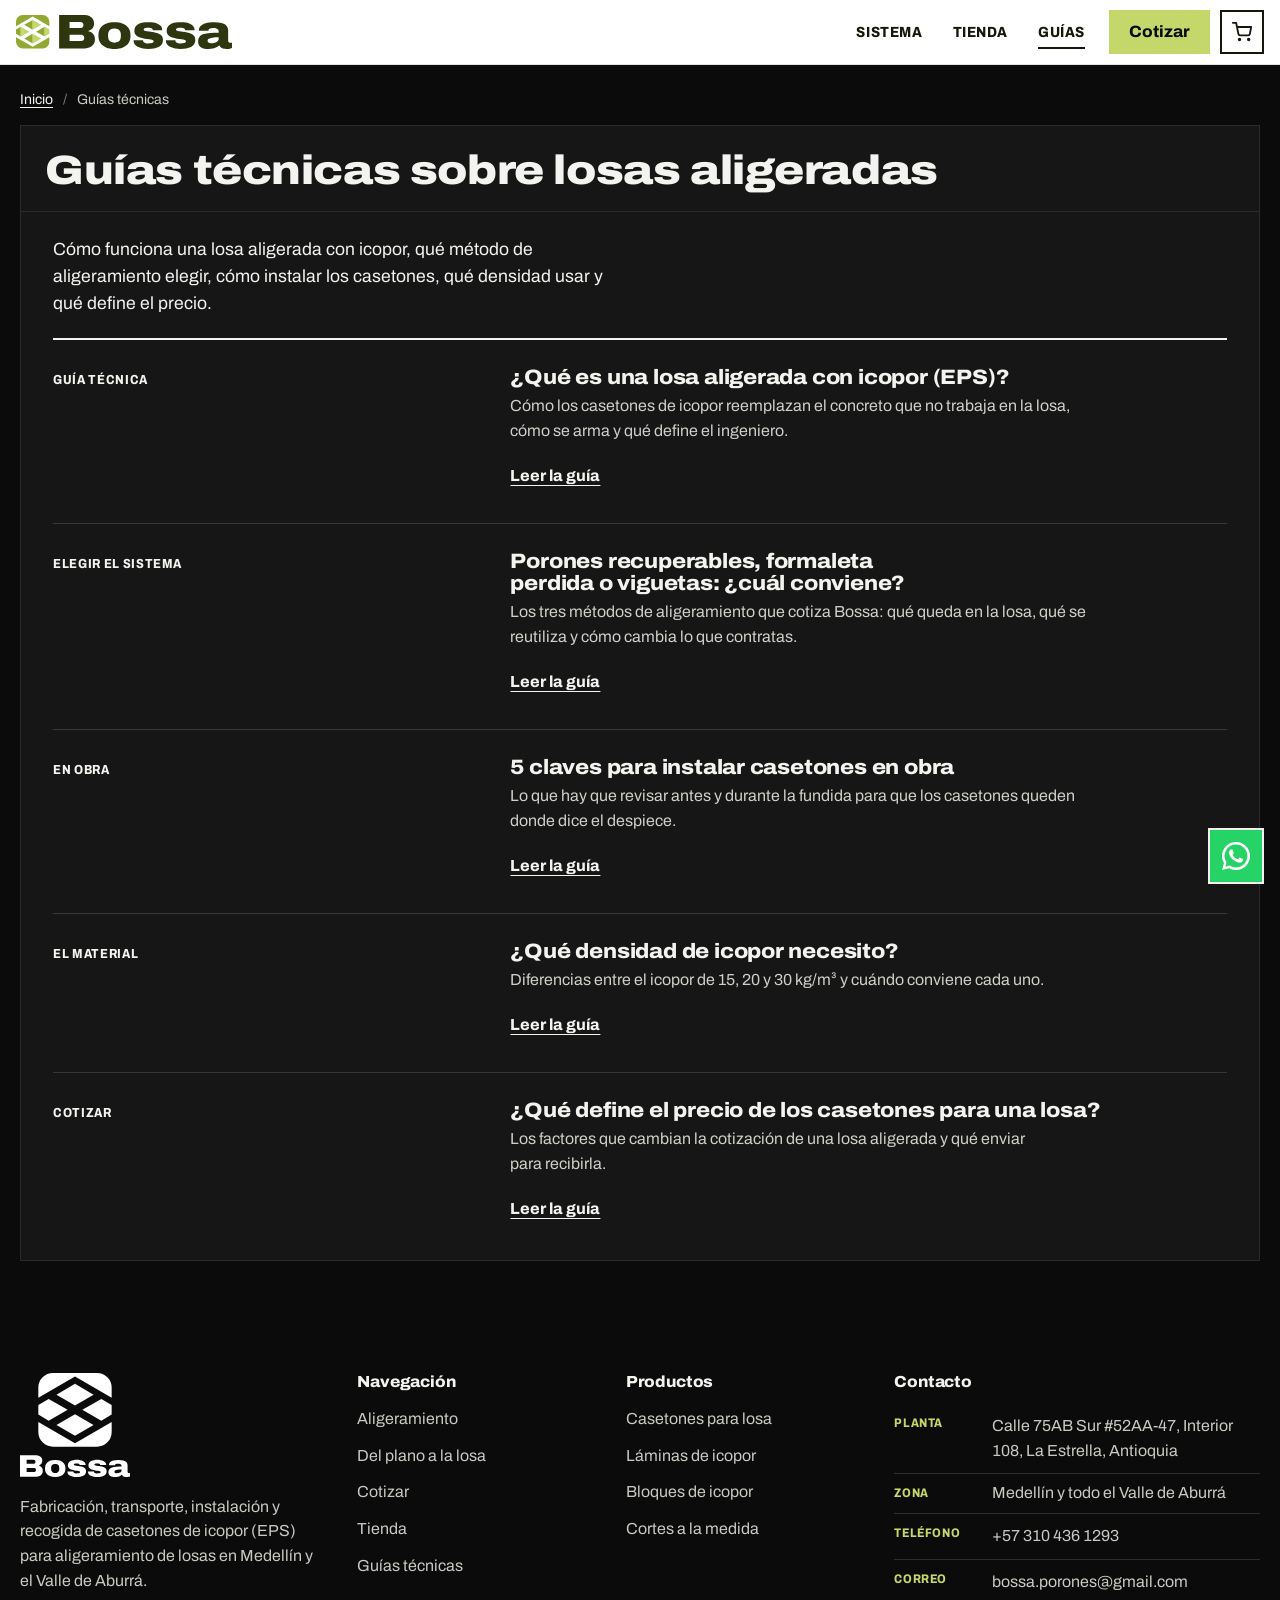
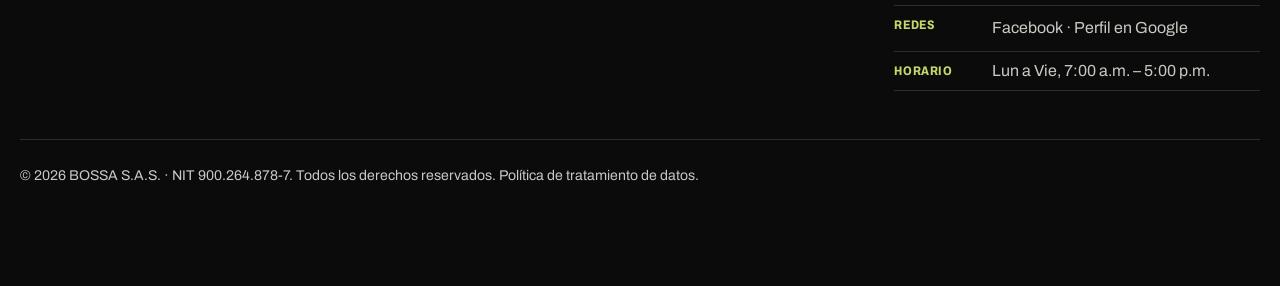
<file: guias/index.html>
<!doctype html>
<html lang="es">
<head>
<meta charset="utf-8">
<meta name="viewport" content="width=device-width, initial-scale=1">
<script>document.documentElement.className = "js";</script>
<title>Guías técnicas sobre losas aligeradas con icopor | Bossa</title>
<meta name="description" content="Guías prácticas sobre losas aligeradas con porones de icopor (EPS): cómo funcionan, cómo instalarlos en obra y qué densidad de icopor elegir.">
<link rel="canonical" href="https://www.bossacol.com/guias/">
<link rel="icon" href="/favicon.ico" sizes="48x48">
<link rel="icon" href="/img/logo-bossa-marca.svg" type="image/svg+xml">
<link rel="icon" href="/img/icono-bossa-192.png" type="image/png" sizes="192x192">
<link rel="apple-touch-icon" href="/img/icono-bossa-180.png">
<meta name="theme-color" content="#FFFFFF">
<meta property="og:type" content="website">
<meta property="og:locale" content="es_CO">
<meta property="og:site_name" content="Bossa">
<meta property="og:url" content="https://www.bossacol.com/guias/">
<meta property="og:title" content="Guías técnicas sobre losas aligeradas con icopor | Bossa">
<meta property="og:description" content="Guías prácticas sobre losas aligeradas con porones de icopor (EPS): cómo funcionan, cómo instalarlos en obra y qué densidad de icopor elegir.">
<meta property="og:image" content="https://www.bossacol.com/img/og-bossa.jpg">
<meta property="og:image:width" content="1200">
<meta property="og:image:height" content="630">
<meta property="og:image:alt" content="Ilustración del corte de una losa aligerada con bloques de icopor">
<meta name="twitter:card" content="summary_large_image">
<script type="application/ld+json">{"@context":"https://schema.org","@type":"BreadcrumbList","itemListElement":[{"@type":"ListItem","position":1,"name":"Inicio","item":"https://www.bossacol.com/"},{"@type":"ListItem","position":2,"name":"Guías técnicas","item":"https://www.bossacol.com/guias/"}]}</script>
<script type="application/ld+json">{"@context":"https://schema.org","@type":"ItemList","itemListElement":[{"@type":"ListItem","position":1,"url":"https://www.bossacol.com/guias/losa-aligerada-eps/","name":"¿Qué es una losa aligerada con icopor (EPS)?"},{"@type":"ListItem","position":2,"url":"https://www.bossacol.com/guias/casetones-recuperables-vs-perdidos/","name":"Porones recuperables, formaleta perdida o viguetas: ¿cuál conviene?"},{"@type":"ListItem","position":3,"url":"https://www.bossacol.com/guias/instalar-porones/","name":"5 claves para instalar casetones en obra"},{"@type":"ListItem","position":4,"url":"https://www.bossacol.com/guias/densidad-icopor/","name":"¿Qué densidad de icopor necesito?"},{"@type":"ListItem","position":5,"url":"https://www.bossacol.com/guias/precio-casetones/","name":"¿Qué define el precio de los casetones para una losa?"}]}</script>
<link rel="preconnect" href="https://fonts.googleapis.com">
<link rel="preconnect" href="https://fonts.gstatic.com" crossorigin>
<link href="https://fonts.googleapis.com/css2?family=Archivo:wdth,wght@75..125,400..900&display=swap" rel="stylesheet">
<link rel="stylesheet" href="/estilos.css?v=20261117c">
</head>
<body>

<header class="barra" id="barra">
  <div class="contenedor">
    <a href="/" class="marca" aria-label="Bossa, inicio"><picture>
      <source media="(max-width: 359px)" srcset="/img/logo-bossa-marca.svg" width="170" height="170">
      <img src="/img/logo-bossa-horizontal.svg" width="1099" height="173" alt="Bossa">
    </picture></a>
    <nav class="navegacion" aria-label="Principal">
      <ul class="menu" id="menu">
        <li><a href="/#sistema">Sistema</a></li>
        <li><a href="/tienda/">Tienda</a></li>
        <li><a href="/guias/" aria-current="page">Guías</a></li>
      </ul>
    </nav>
    <div class="acciones-barra">
      <a href="/cotizar/" class="placa placa-barra">Cotizar</a>
      <button type="button" class="boton-carrito" id="abrirCarrito" aria-label="Ver tu pedido" aria-controls="carrito">
        <svg width="20" height="20" viewBox="0 0 24 24" fill="none" stroke="currentColor" stroke-width="2.2" stroke-linecap="round" stroke-linejoin="round" aria-hidden="true"><circle cx="9" cy="21" r="1"/><circle cx="20" cy="21" r="1"/><path d="M1 1h4l2.7 13.4a2 2 0 0 0 2 1.6h9.7a2 2 0 0 0 2-1.6L23 6H6"/></svg>
        <span class="contador" id="contadorCarrito" aria-hidden="true">0</span>
      </button>
      <button type="button" class="hamburguesa" id="hamburguesa" aria-label="Abrir menú" aria-expanded="false" aria-controls="menu">
        <svg width="20" height="20" viewBox="0 0 24 24" fill="none" stroke="currentColor" stroke-width="2.4" stroke-linecap="square" aria-hidden="true"><path d="M3 6h18M3 12h18M3 18h18"/></svg>
      </button>
    </div>
  </div>
</header>
<main id="principal">
<section class="pagina guias" id="guias">
  <div class="contenedor">
    <nav class="migas" aria-label="Ruta de navegación"><ol><li><a href="/">Inicio</a></li><li aria-current="page">Guías técnicas</li></ol></nav>
    <div class="tablero">
      <h1 class="franja">Guías técnicas sobre losas aligeradas</h1>
      <div class="guias-cuerpo">
        <p class="entrada">Cómo funciona una losa aligerada con icopor, qué método de aligeramiento elegir, cómo instalar los casetones, qué densidad usar y qué define el precio.</p>
        <div class="lista-guias">
      <article class="guia">
        <p class="meta">Guía técnica</p>
        <h2><a href="/guias/losa-aligerada-eps/">¿Qué es una losa aligerada con icopor (EPS)?</a></h2>
        <p>Cómo los casetones de icopor reemplazan el concreto que no trabaja en la losa, cómo se arma y qué define el ingeniero.</p>
        <a class="ir" href="/guias/losa-aligerada-eps/" aria-hidden="true" tabindex="-1">Leer la guía</a>
      </article>
      <article class="guia">
        <p class="meta">Elegir el sistema</p>
        <h2><a href="/guias/casetones-recuperables-vs-perdidos/">Porones recuperables, formaleta perdida o viguetas: ¿cuál conviene?</a></h2>
        <p>Los tres métodos de aligeramiento que cotiza Bossa: qué queda en la losa, qué se reutiliza y cómo cambia lo que contratas.</p>
        <a class="ir" href="/guias/casetones-recuperables-vs-perdidos/" aria-hidden="true" tabindex="-1">Leer la guía</a>
      </article>
      <article class="guia">
        <p class="meta">En obra</p>
        <h2><a href="/guias/instalar-porones/">5 claves para instalar casetones en obra</a></h2>
        <p>Lo que hay que revisar antes y durante la fundida para que los casetones queden donde dice el despiece.</p>
        <a class="ir" href="/guias/instalar-porones/" aria-hidden="true" tabindex="-1">Leer la guía</a>
      </article>
      <article class="guia">
        <p class="meta">El material</p>
        <h2><a href="/guias/densidad-icopor/">¿Qué densidad de icopor necesito?</a></h2>
        <p>Diferencias entre el icopor de 15, 20 y 30 kg/m³ y cuándo conviene cada uno.</p>
        <a class="ir" href="/guias/densidad-icopor/" aria-hidden="true" tabindex="-1">Leer la guía</a>
      </article>
      <article class="guia">
        <p class="meta">Cotizar</p>
        <h2><a href="/guias/precio-casetones/">¿Qué define el precio de los casetones para una losa?</a></h2>
        <p>Los factores que cambian la cotización de una losa aligerada y qué enviar para recibirla.</p>
        <a class="ir" href="/guias/precio-casetones/" aria-hidden="true" tabindex="-1">Leer la guía</a>
      </article>
        </div>
      </div>
    </div>
  </div>
</section>
</main>

<footer class="pie" id="pie">
  <div class="contenedor">
    <div class="columnas">
      <div>
        <div class="logo-pie"><img src="/img/logo-bossa-vertical-blanco.svg" width="255" height="240" alt="Bossa" loading="lazy"></div>
        <p>Fabricación, transporte, instalación y recogida de casetones de icopor (EPS) para aligeramiento de losas en Medellín y el Valle de Aburrá.</p>
      </div>
      <nav aria-label="Pie de página">
        <h2>Navegación</h2>
        <ul>
          <li><a href="/#beneficios">Aligeramiento</a></li>
          <li><a href="/#sistema">Del plano a la losa</a></li>
          <li><a href="/cotizar/">Cotizar</a></li>
          <li><a href="/tienda/">Tienda</a></li>
          <li><a href="/guias/">Guías técnicas</a></li>
        </ul>
      </nav>
      <div>
        <h2>Productos</h2>
        <ul>
          <li><a href="/cotizar/">Casetones para losa</a></li>
          <li><a href="/tienda/laminas-de-icopor/">Láminas de icopor</a></li>
          <li><a href="/tienda/">Bloques de icopor</a></li>
          <li><a href="/tienda/">Cortes a la medida</a></li>
        </ul>
      </div>
      <div>
        <h2>Contacto</h2>
        <dl class="datos-pie">
          <div><dt>Planta</dt><dd><a href="https://www.google.com/search?kgmid=/g/11_00zgj2v&q=Bossa" target="_blank" rel="noopener">Calle 75AB Sur #52AA-47, Interior 108, La Estrella, Antioquia</a></dd></div>
          <div><dt>Zona</dt><dd>Medellín y todo el Valle de Aburrá</dd></div>
          <div><dt>Teléfono</dt><dd><a href="tel:+573104361293">+57 310 436 1293</a></dd></div>
          <div><dt>Correo</dt><dd><a href="mailto:bossa.porones@gmail.com">bossa.porones@gmail.com</a></dd></div>
          <div><dt>Redes</dt><dd><a href="https://www.facebook.com/AligeramientoBossa/" target="_blank" rel="noopener">Facebook</a> · <a href="https://www.google.com/search?kgmid=/g/11_00zgj2v&q=Bossa" target="_blank" rel="noopener">Perfil en Google</a></dd></div>
          <div><dt>Horario</dt><dd>Lun a Vie, 7:00 a.m. – 5:00 p.m.</dd></div>
        </dl>
      </div>
    </div>
    <div class="legal">© <span id="anio">2026</span> BOSSA S.A.S. · NIT 900.264.878-7. Todos los derechos reservados. <a href="/politica-de-datos/">Política de tratamiento de datos</a>.</div>
  </div>
</footer>
<div class="velo" id="velo"></div>
<aside class="carrito" id="carrito" role="dialog" aria-modal="true" aria-labelledby="tituloCarrito" aria-hidden="true" inert>
  <header><h2 id="tituloCarrito">Tu pedido</h2><button type="button" id="cerrarCarrito" aria-label="Cerrar pedido">
    <svg width="20" height="20" viewBox="0 0 24 24" fill="none" stroke="currentColor" stroke-width="2.6" stroke-linecap="square" aria-hidden="true"><path d="M5 5l14 14M19 5 5 19"/></svg></button></header>
  <div class="items-carrito" id="itemsCarrito"></div>
  <footer>
    <button type="button" class="placa" id="enviarPedido">Pedir cotización por WhatsApp</button>
    <small>Te respondemos con el precio, la disponibilidad y el costo de envío.</small>
  </footer>
</aside>

<a class="whatsapp" id="botonWhatsapp" href="https://wa.me/573104361293?text=Hola%20Bossa%2C%20quiero%20informaci%C3%B3n%20sobre%20aligeramiento%20de%20losas%20con%20EPS." target="_blank" rel="noopener" aria-label="Escríbenos por WhatsApp">
  <svg width="28" height="28" viewBox="0 0 24 24" fill="currentColor" aria-hidden="true"><path d="M17.5 14.4c-.3-.1-1.8-.9-2-1-.3-.1-.5-.1-.7.1-.2.3-.8 1-.9 1.2-.2.2-.3.2-.6.1-.3-.1-1.3-.5-2.4-1.5-.9-.8-1.5-1.8-1.7-2.1-.2-.3 0-.5.1-.6l.4-.5c.2-.2.2-.3.3-.5.1-.2 0-.4 0-.5l-.9-2.2c-.2-.6-.5-.5-.7-.5h-.6c-.2 0-.5.1-.8.4-.3.3-1 1-1 2.5s1.1 2.9 1.2 3.1c.1.2 2.1 3.2 5.1 4.5.7.3 1.3.5 1.7.6.7.2 1.4.2 1.9.1.6-.1 1.8-.7 2-1.4.2-.7.2-1.3.2-1.4-.1-.2-.3-.3-.6-.4zM12 21.8c-1.8 0-3.5-.5-5-1.4l-.4-.2-3.7 1 1-3.6-.2-.4A9.8 9.8 0 0 1 12 2.2a9.8 9.8 0 0 1 0 19.6zM12 0a12 12 0 0 0-10.3 18.1L0 24l6.1-1.6A12 12 0 1 0 12 0z"/></svg>
</a>


<script src="/app.js?v=20261117c" defer></script>
</body>
</html>
</file>
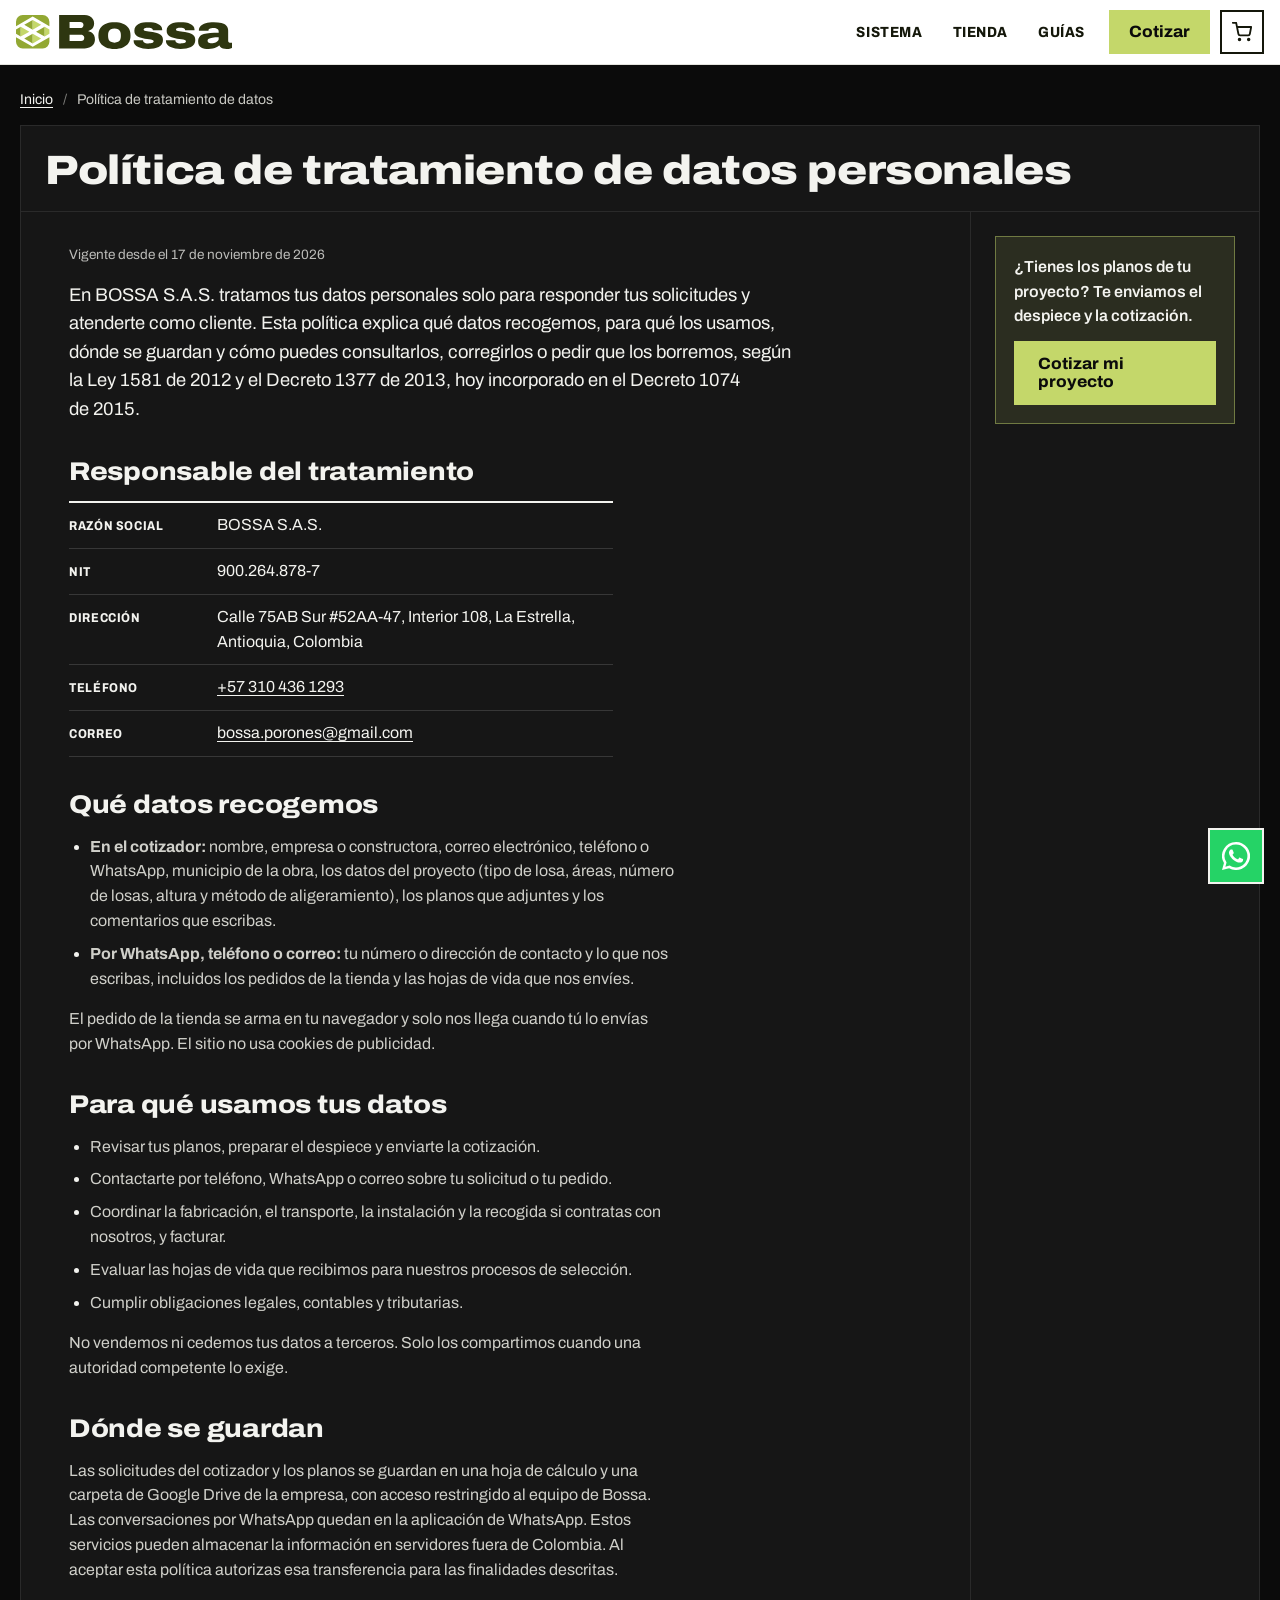
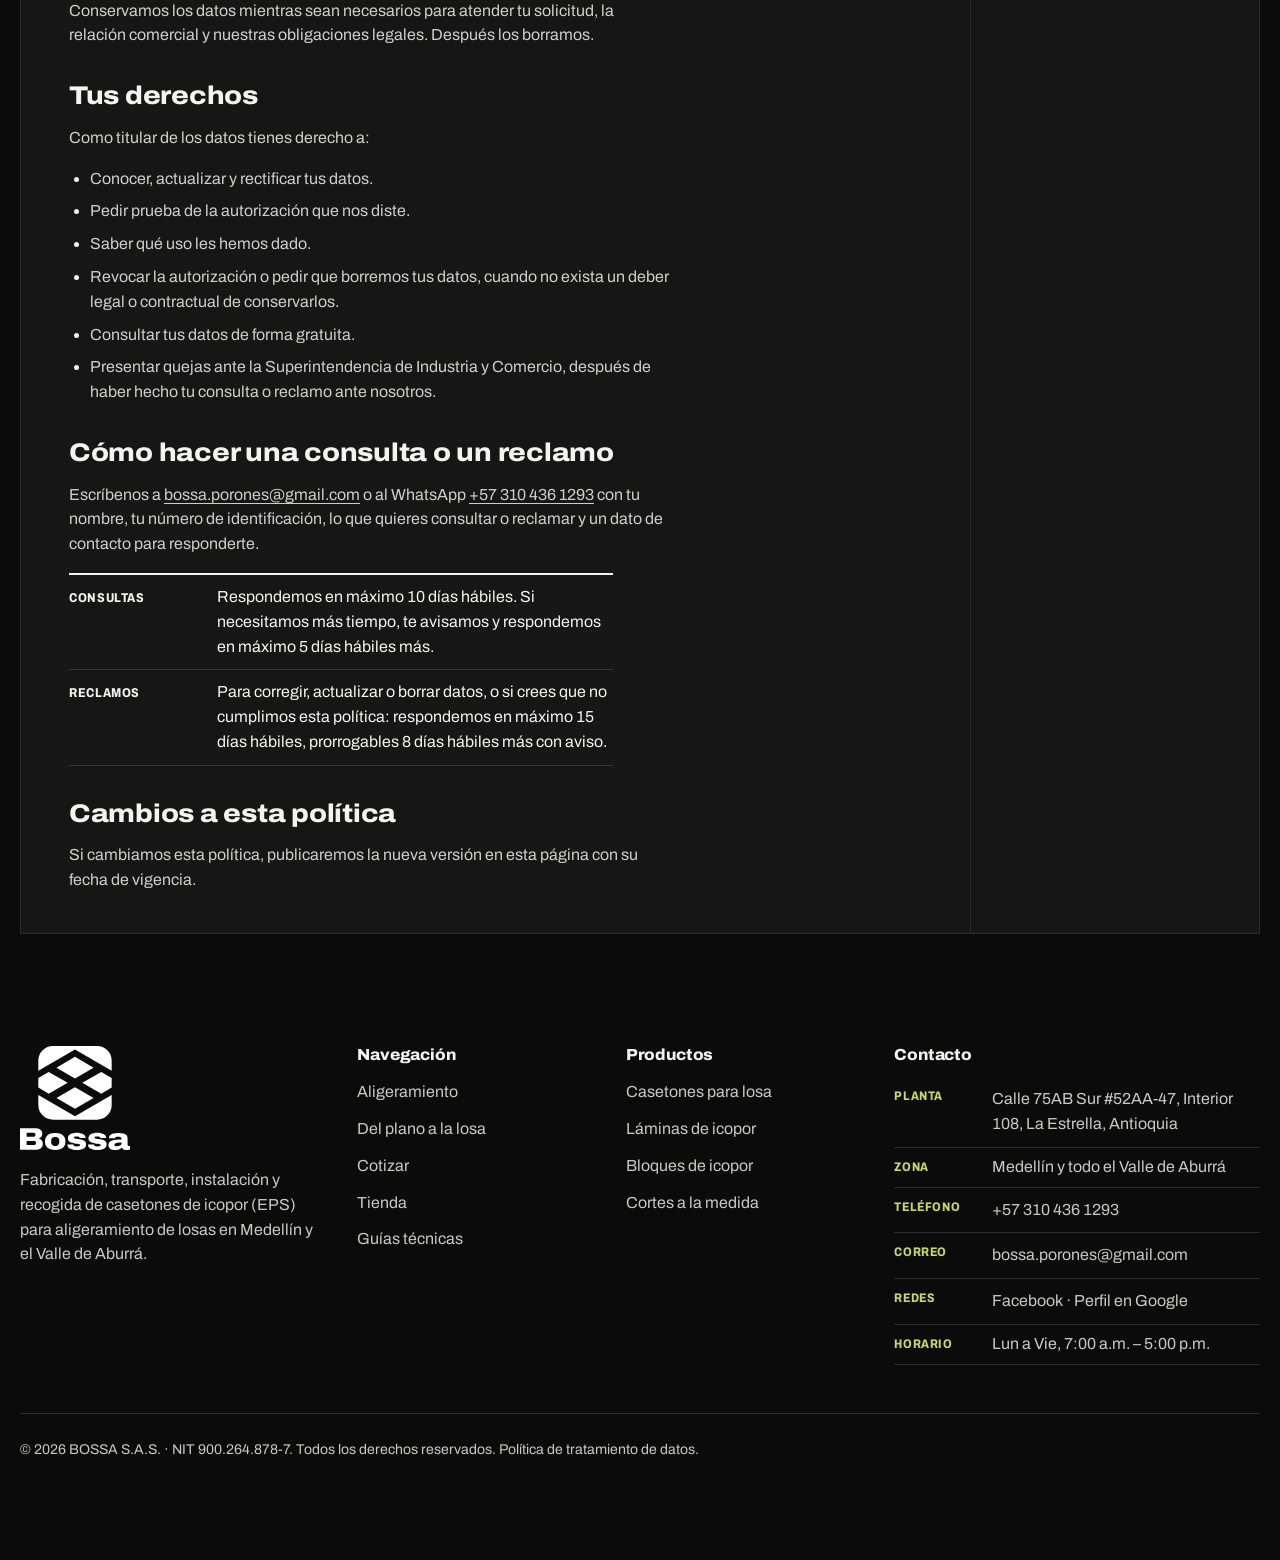
<file: politica-de-datos/index.html>
<!doctype html>
<html lang="es">
<head>
<meta charset="utf-8">
<meta name="viewport" content="width=device-width, initial-scale=1">
<script>document.documentElement.className = "js";</script>
<title>Política de tratamiento de datos personales | Bossa</title>
<meta name="description" content="Cómo BOSSA S.A.S. recolecta, usa y protege los datos personales de quienes solicitan cotizaciones o nos contactan, y cómo ejercer tus derechos según la Ley 1581 de 2012.">
<link rel="canonical" href="https://www.bossacol.com/politica-de-datos/">
<link rel="icon" href="/favicon.ico" sizes="48x48">
<link rel="icon" href="/img/logo-bossa-marca.svg" type="image/svg+xml">
<link rel="icon" href="/img/icono-bossa-192.png" type="image/png" sizes="192x192">
<link rel="apple-touch-icon" href="/img/icono-bossa-180.png">
<meta name="theme-color" content="#FFFFFF">
<meta property="og:type" content="website">
<meta property="og:locale" content="es_CO">
<meta property="og:site_name" content="Bossa">
<meta property="og:url" content="https://www.bossacol.com/politica-de-datos/">
<meta property="og:title" content="Política de tratamiento de datos personales | Bossa">
<meta property="og:description" content="Cómo BOSSA S.A.S. recolecta, usa y protege los datos personales de quienes solicitan cotizaciones o nos contactan, y cómo ejercer tus derechos según la Ley 1581 de 2012.">
<meta property="og:image" content="https://www.bossacol.com/img/og-bossa.jpg">
<meta property="og:image:width" content="1200">
<meta property="og:image:height" content="630">
<meta property="og:image:alt" content="Ilustración del corte de una losa aligerada con bloques de icopor">
<meta name="twitter:card" content="summary_large_image">
<script type="application/ld+json">{"@context":"https://schema.org","@type":"BreadcrumbList","itemListElement":[{"@type":"ListItem","position":1,"name":"Inicio","item":"https://www.bossacol.com/"},{"@type":"ListItem","position":2,"name":"Política de tratamiento de datos","item":"https://www.bossacol.com/politica-de-datos/"}]}</script>
<link rel="preconnect" href="https://fonts.googleapis.com">
<link rel="preconnect" href="https://fonts.gstatic.com" crossorigin>
<link href="https://fonts.googleapis.com/css2?family=Archivo:wdth,wght@75..125,400..900&display=swap" rel="stylesheet">
<link rel="stylesheet" href="/estilos.css?v=20261117c">
</head>
<body>

<header class="barra" id="barra">
  <div class="contenedor">
    <a href="/" class="marca" aria-label="Bossa, inicio"><picture>
      <source media="(max-width: 359px)" srcset="/img/logo-bossa-marca.svg" width="170" height="170">
      <img src="/img/logo-bossa-horizontal.svg" width="1099" height="173" alt="Bossa">
    </picture></a>
    <nav class="navegacion" aria-label="Principal">
      <ul class="menu" id="menu">
        <li><a href="/#sistema">Sistema</a></li>
        <li><a href="/tienda/">Tienda</a></li>
        <li><a href="/guias/">Guías</a></li>
      </ul>
    </nav>
    <div class="acciones-barra">
      <a href="/cotizar/" class="placa placa-barra">Cotizar</a>
      <button type="button" class="boton-carrito" id="abrirCarrito" aria-label="Ver tu pedido" aria-controls="carrito">
        <svg width="20" height="20" viewBox="0 0 24 24" fill="none" stroke="currentColor" stroke-width="2.2" stroke-linecap="round" stroke-linejoin="round" aria-hidden="true"><circle cx="9" cy="21" r="1"/><circle cx="20" cy="21" r="1"/><path d="M1 1h4l2.7 13.4a2 2 0 0 0 2 1.6h9.7a2 2 0 0 0 2-1.6L23 6H6"/></svg>
        <span class="contador" id="contadorCarrito" aria-hidden="true">0</span>
      </button>
      <button type="button" class="hamburguesa" id="hamburguesa" aria-label="Abrir menú" aria-expanded="false" aria-controls="menu">
        <svg width="20" height="20" viewBox="0 0 24 24" fill="none" stroke="currentColor" stroke-width="2.4" stroke-linecap="square" aria-hidden="true"><path d="M3 6h18M3 12h18M3 18h18"/></svg>
      </button>
    </div>
  </div>
</header>
<main id="principal">
<section class="pagina">
  <div class="contenedor">
    <nav class="migas" aria-label="Ruta de navegación"><ol><li><a href="/">Inicio</a></li><li aria-current="page">Política de tratamiento de datos</li></ol></nav>
    <article class="tablero">
      <h1 class="franja">Política de tratamiento de datos personales</h1>
      <div class="articulo-guia">
        <div class="articulo-texto">
<p class="fecha-guia">Vigente desde el <time datetime="2026-11-17">17 de noviembre de 2026</time></p>
<p class="entrada">En BOSSA S.A.S. tratamos tus datos personales solo para responder tus solicitudes y atenderte como cliente. Esta política explica qué datos recogemos, para qué los usamos, dónde se guardan y cómo puedes consultarlos, corregirlos o pedir que los borremos, según la Ley 1581 de 2012 y el Decreto 1377 de 2013, hoy incorporado en el Decreto 1074 de 2015.</p>
<h2>Responsable del tratamiento</h2>
<dl class="filas">
  <div><dt>Razón social</dt><dd>BOSSA S.A.S.</dd></div>
  <div><dt>NIT</dt><dd>900.264.878-7</dd></div>
  <div><dt>Dirección</dt><dd>Calle 75AB Sur #52AA-47, Interior 108, La Estrella, Antioquia, Colombia</dd></div>
  <div><dt>Teléfono</dt><dd><a href="tel:+573104361293">+57 310 436 1293</a></dd></div>
  <div><dt>Correo</dt><dd><a href="mailto:bossa.porones@gmail.com">bossa.porones@gmail.com</a></dd></div>
</dl>
<h2>Qué datos recogemos</h2>
<ul>
  <li><b>En el cotizador:</b> nombre, empresa o constructora, correo electrónico, teléfono o WhatsApp, municipio de la obra, los datos del proyecto (tipo de losa, áreas, número de losas, altura y método de aligeramiento), los planos que adjuntes y los comentarios que escribas.</li>
  <li><b>Por WhatsApp, teléfono o correo:</b> tu número o dirección de contacto y lo que nos escribas, incluidos los pedidos de la tienda y las hojas de vida que nos envíes.</li>
</ul>
<p>El pedido de la tienda se arma en tu navegador y solo nos llega cuando tú lo envías por WhatsApp. El sitio no usa cookies de publicidad.</p>
<h2>Para qué usamos tus datos</h2>
<ul>
  <li>Revisar tus planos, preparar el despiece y enviarte la cotización.</li>
  <li>Contactarte por teléfono, WhatsApp o correo sobre tu solicitud o tu pedido.</li>
  <li>Coordinar la fabricación, el transporte, la instalación y la recogida si contratas con nosotros, y facturar.</li>
  <li>Evaluar las hojas de vida que recibimos para nuestros procesos de selección.</li>
  <li>Cumplir obligaciones legales, contables y tributarias.</li>
</ul>
<p>No vendemos ni cedemos tus datos a terceros. Solo los compartimos cuando una autoridad competente lo exige.</p>
<h2>Dónde se guardan</h2>
<p>Las solicitudes del cotizador y los planos se guardan en una hoja de cálculo y una carpeta de Google Drive de la empresa, con acceso restringido al equipo de Bossa. Las conversaciones por WhatsApp quedan en la aplicación de WhatsApp. Estos servicios pueden almacenar la información en servidores fuera de Colombia. Al aceptar esta política autorizas esa transferencia para las finalidades descritas.</p>
<p>Conservamos los datos mientras sean necesarios para atender tu solicitud, la relación comercial y nuestras obligaciones legales. Después los borramos.</p>
<h2>Tus derechos</h2>
<p>Como titular de los datos tienes derecho a:</p>
<ul>
  <li>Conocer, actualizar y rectificar tus datos.</li>
  <li>Pedir prueba de la autorización que nos diste.</li>
  <li>Saber qué uso les hemos dado.</li>
  <li>Revocar la autorización o pedir que borremos tus datos, cuando no exista un deber legal o contractual de conservarlos.</li>
  <li>Consultar tus datos de forma gratuita.</li>
  <li>Presentar quejas ante la Superintendencia de Industria y Comercio, después de haber hecho tu consulta o reclamo ante nosotros.</li>
</ul>
<h2>Cómo hacer una consulta o un reclamo</h2>
<p>Escríbenos a <a href="mailto:bossa.porones@gmail.com">bossa.porones@gmail.com</a> o al WhatsApp <a href="tel:+573104361293">+57 310 436 1293</a> con tu nombre, tu número de identificación, lo que quieres consultar o reclamar y un dato de contacto para responderte.</p>
<dl class="filas">
  <div><dt>Consultas</dt><dd>Respondemos en máximo 10 días hábiles. Si necesitamos más tiempo, te avisamos y respondemos en máximo 5 días hábiles más.</dd></div>
  <div><dt>Reclamos</dt><dd>Para corregir, actualizar o borrar datos, o si crees que no cumplimos esta política: respondemos en máximo 15 días hábiles, prorrogables 8 días hábiles más con aviso.</dd></div>
</dl>
<h2>Cambios a esta política</h2>
<p>Si cambiamos esta política, publicaremos la nueva versión en esta página con su fecha de vigencia.</p>
        </div>
        <aside class="articulo-lateral">
          <div class="llamado"><p>¿Tienes los planos de tu proyecto? Te enviamos el despiece y la cotización.</p><a class="placa" href="/cotizar/">Cotizar mi proyecto</a></div>
        </aside>
      </div>
    </article>
  </div>
</section>
</main>

<footer class="pie" id="pie">
  <div class="contenedor">
    <div class="columnas">
      <div>
        <div class="logo-pie"><img src="/img/logo-bossa-vertical-blanco.svg" width="255" height="240" alt="Bossa" loading="lazy"></div>
        <p>Fabricación, transporte, instalación y recogida de casetones de icopor (EPS) para aligeramiento de losas en Medellín y el Valle de Aburrá.</p>
      </div>
      <nav aria-label="Pie de página">
        <h2>Navegación</h2>
        <ul>
          <li><a href="/#beneficios">Aligeramiento</a></li>
          <li><a href="/#sistema">Del plano a la losa</a></li>
          <li><a href="/cotizar/">Cotizar</a></li>
          <li><a href="/tienda/">Tienda</a></li>
          <li><a href="/guias/">Guías técnicas</a></li>
        </ul>
      </nav>
      <div>
        <h2>Productos</h2>
        <ul>
          <li><a href="/cotizar/">Casetones para losa</a></li>
          <li><a href="/tienda/laminas-de-icopor/">Láminas de icopor</a></li>
          <li><a href="/tienda/">Bloques de icopor</a></li>
          <li><a href="/tienda/">Cortes a la medida</a></li>
        </ul>
      </div>
      <div>
        <h2>Contacto</h2>
        <dl class="datos-pie">
          <div><dt>Planta</dt><dd><a href="https://www.google.com/search?kgmid=/g/11_00zgj2v&q=Bossa" target="_blank" rel="noopener">Calle 75AB Sur #52AA-47, Interior 108, La Estrella, Antioquia</a></dd></div>
          <div><dt>Zona</dt><dd>Medellín y todo el Valle de Aburrá</dd></div>
          <div><dt>Teléfono</dt><dd><a href="tel:+573104361293">+57 310 436 1293</a></dd></div>
          <div><dt>Correo</dt><dd><a href="mailto:bossa.porones@gmail.com">bossa.porones@gmail.com</a></dd></div>
          <div><dt>Redes</dt><dd><a href="https://www.facebook.com/AligeramientoBossa/" target="_blank" rel="noopener">Facebook</a> · <a href="https://www.google.com/search?kgmid=/g/11_00zgj2v&q=Bossa" target="_blank" rel="noopener">Perfil en Google</a></dd></div>
          <div><dt>Horario</dt><dd>Lun a Vie, 7:00 a.m. – 5:00 p.m.</dd></div>
        </dl>
      </div>
    </div>
    <div class="legal">© <span id="anio">2026</span> BOSSA S.A.S. · NIT 900.264.878-7. Todos los derechos reservados. <a href="/politica-de-datos/">Política de tratamiento de datos</a>.</div>
  </div>
</footer>
<div class="velo" id="velo"></div>
<aside class="carrito" id="carrito" role="dialog" aria-modal="true" aria-labelledby="tituloCarrito" aria-hidden="true" inert>
  <header><h2 id="tituloCarrito">Tu pedido</h2><button type="button" id="cerrarCarrito" aria-label="Cerrar pedido">
    <svg width="20" height="20" viewBox="0 0 24 24" fill="none" stroke="currentColor" stroke-width="2.6" stroke-linecap="square" aria-hidden="true"><path d="M5 5l14 14M19 5 5 19"/></svg></button></header>
  <div class="items-carrito" id="itemsCarrito"></div>
  <footer>
    <button type="button" class="placa" id="enviarPedido">Pedir cotización por WhatsApp</button>
    <small>Te respondemos con el precio, la disponibilidad y el costo de envío.</small>
  </footer>
</aside>

<a class="whatsapp" id="botonWhatsapp" href="https://wa.me/573104361293?text=Hola%20Bossa%2C%20quiero%20informaci%C3%B3n%20sobre%20aligeramiento%20de%20losas%20con%20EPS." target="_blank" rel="noopener" aria-label="Escríbenos por WhatsApp">
  <svg width="28" height="28" viewBox="0 0 24 24" fill="currentColor" aria-hidden="true"><path d="M17.5 14.4c-.3-.1-1.8-.9-2-1-.3-.1-.5-.1-.7.1-.2.3-.8 1-.9 1.2-.2.2-.3.2-.6.1-.3-.1-1.3-.5-2.4-1.5-.9-.8-1.5-1.8-1.7-2.1-.2-.3 0-.5.1-.6l.4-.5c.2-.2.2-.3.3-.5.1-.2 0-.4 0-.5l-.9-2.2c-.2-.6-.5-.5-.7-.5h-.6c-.2 0-.5.1-.8.4-.3.3-1 1-1 2.5s1.1 2.9 1.2 3.1c.1.2 2.1 3.2 5.1 4.5.7.3 1.3.5 1.7.6.7.2 1.4.2 1.9.1.6-.1 1.8-.7 2-1.4.2-.7.2-1.3.2-1.4-.1-.2-.3-.3-.6-.4zM12 21.8c-1.8 0-3.5-.5-5-1.4l-.4-.2-3.7 1 1-3.6-.2-.4A9.8 9.8 0 0 1 12 2.2a9.8 9.8 0 0 1 0 19.6zM12 0a12 12 0 0 0-10.3 18.1L0 24l6.1-1.6A12 12 0 1 0 12 0z"/></svg>
</a>


<script src="/app.js?v=20261117c" defer></script>
</body>
</html>
</file>
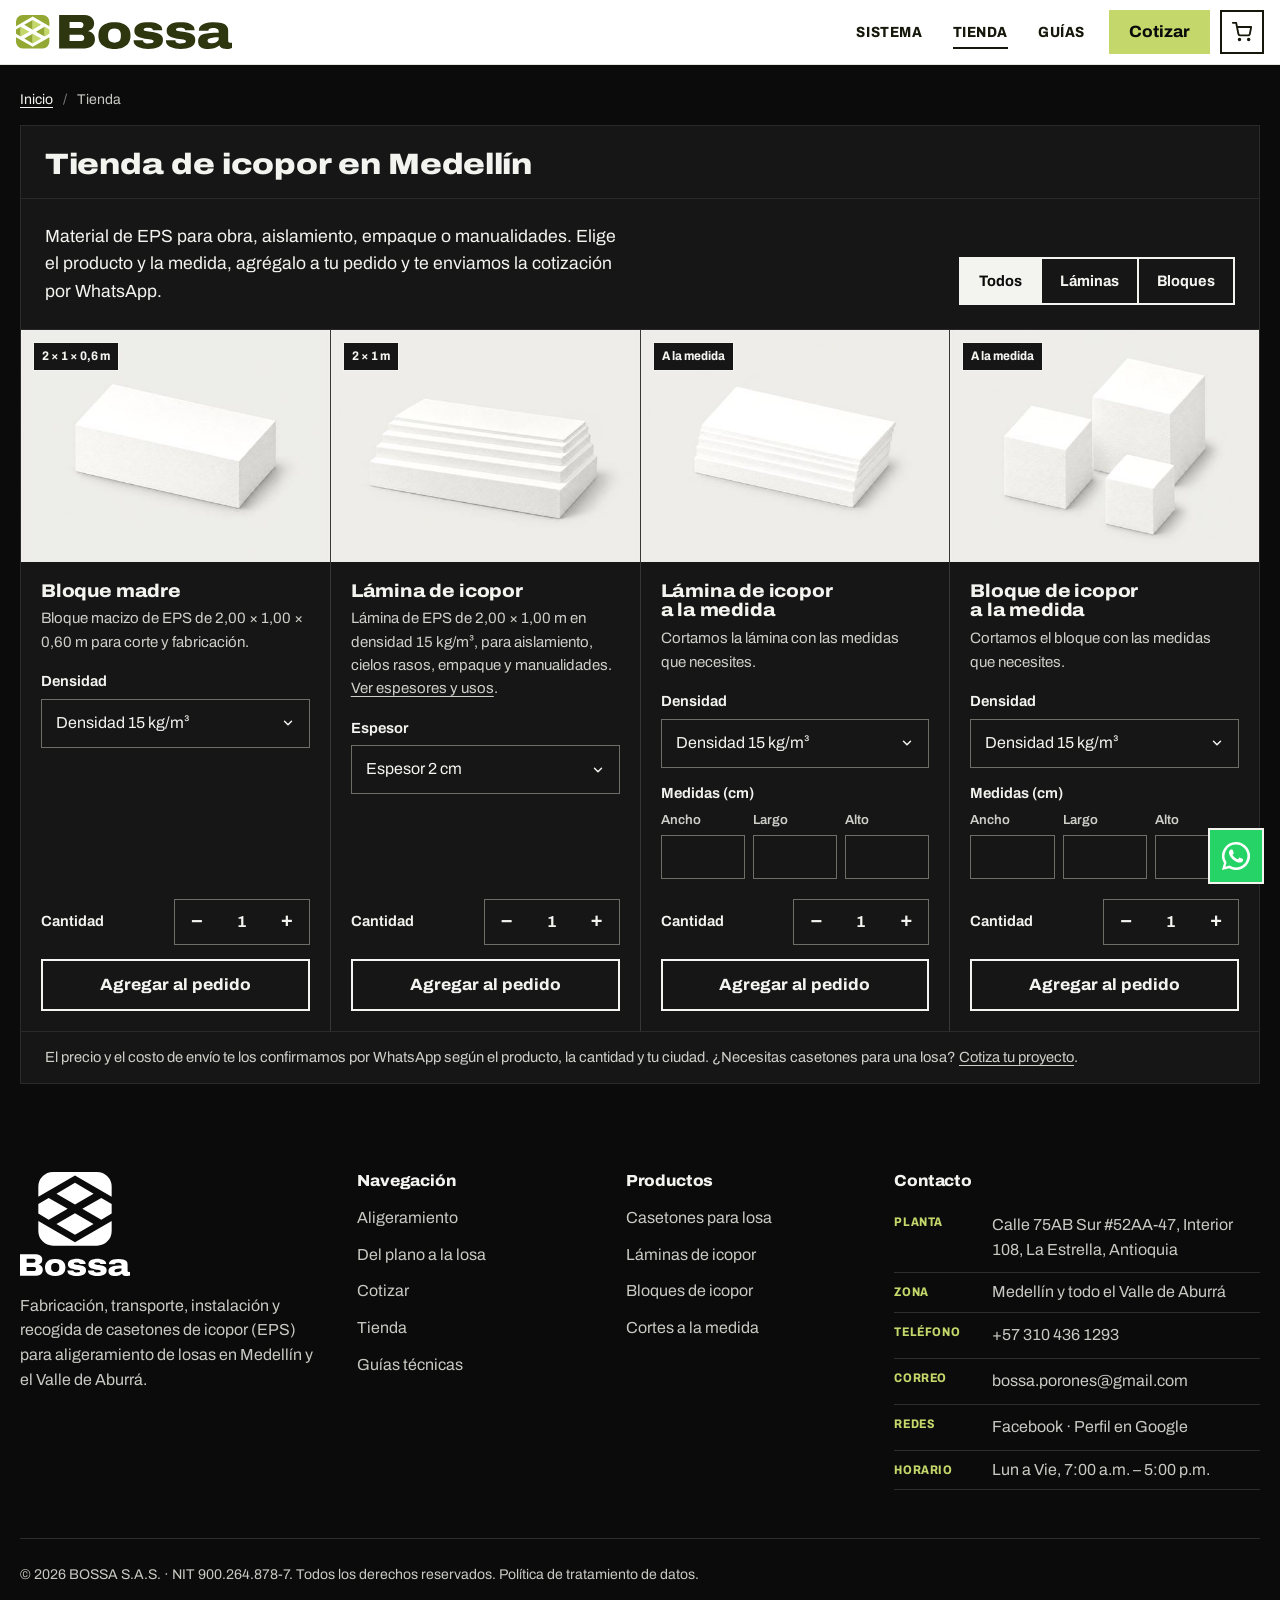
<file: tienda/index.html>
<!doctype html>
<html lang="es">
<head>
<meta charset="utf-8">
<meta name="viewport" content="width=device-width, initial-scale=1">
<script>document.documentElement.className = "js";</script>
<title>Tienda de icopor en Medellín: láminas, bloques y cortes | Bossa</title>
<meta name="description" content="Láminas de icopor de 2 a 30 cm, bloque madre y cortes a la medida en densidades de 15, 20 y 30 kg/m³. Arma tu pedido y te cotizamos por WhatsApp.">
<link rel="canonical" href="https://www.bossacol.com/tienda/">
<link rel="icon" href="/favicon.ico" sizes="48x48">
<link rel="icon" href="/img/logo-bossa-marca.svg" type="image/svg+xml">
<link rel="icon" href="/img/icono-bossa-192.png" type="image/png" sizes="192x192">
<link rel="apple-touch-icon" href="/img/icono-bossa-180.png">
<meta name="theme-color" content="#FFFFFF">
<meta property="og:type" content="website">
<meta property="og:locale" content="es_CO">
<meta property="og:site_name" content="Bossa">
<meta property="og:url" content="https://www.bossacol.com/tienda/">
<meta property="og:title" content="Tienda de icopor en Medellín: láminas, bloques y cortes | Bossa">
<meta property="og:description" content="Láminas de icopor de 2 a 30 cm, bloque madre y cortes a la medida en densidades de 15, 20 y 30 kg/m³. Arma tu pedido y te cotizamos por WhatsApp.">
<meta property="og:image" content="https://www.bossacol.com/img/og-bossa.jpg">
<meta property="og:image:width" content="1200">
<meta property="og:image:height" content="630">
<meta property="og:image:alt" content="Ilustración del corte de una losa aligerada con bloques de icopor">
<meta name="twitter:card" content="summary_large_image">
<script type="application/ld+json">{"@context":"https://schema.org","@type":"BreadcrumbList","itemListElement":[{"@type":"ListItem","position":1,"name":"Inicio","item":"https://www.bossacol.com/"},{"@type":"ListItem","position":2,"name":"Tienda","item":"https://www.bossacol.com/tienda/"}]}</script>
<link rel="preconnect" href="https://fonts.googleapis.com">
<link rel="preconnect" href="https://fonts.gstatic.com" crossorigin>
<link href="https://fonts.googleapis.com/css2?family=Archivo:wdth,wght@75..125,400..900&display=swap" rel="stylesheet">
<link rel="stylesheet" href="/estilos.css?v=20261117c">
</head>
<body>

<header class="barra" id="barra">
  <div class="contenedor">
    <a href="/" class="marca" aria-label="Bossa, inicio"><picture>
      <source media="(max-width: 359px)" srcset="/img/logo-bossa-marca.svg" width="170" height="170">
      <img src="/img/logo-bossa-horizontal.svg" width="1099" height="173" alt="Bossa">
    </picture></a>
    <nav class="navegacion" aria-label="Principal">
      <ul class="menu" id="menu">
        <li><a href="/#sistema">Sistema</a></li>
        <li><a href="/tienda/" aria-current="page">Tienda</a></li>
        <li><a href="/guias/">Guías</a></li>
      </ul>
    </nav>
    <div class="acciones-barra">
      <a href="/cotizar/" class="placa placa-barra">Cotizar</a>
      <button type="button" class="boton-carrito" id="abrirCarrito" aria-label="Ver tu pedido" aria-controls="carrito">
        <svg width="20" height="20" viewBox="0 0 24 24" fill="none" stroke="currentColor" stroke-width="2.2" stroke-linecap="round" stroke-linejoin="round" aria-hidden="true"><circle cx="9" cy="21" r="1"/><circle cx="20" cy="21" r="1"/><path d="M1 1h4l2.7 13.4a2 2 0 0 0 2 1.6h9.7a2 2 0 0 0 2-1.6L23 6H6"/></svg>
        <span class="contador" id="contadorCarrito" aria-hidden="true">0</span>
      </button>
      <button type="button" class="hamburguesa" id="hamburguesa" aria-label="Abrir menú" aria-expanded="false" aria-controls="menu">
        <svg width="20" height="20" viewBox="0 0 24 24" fill="none" stroke="currentColor" stroke-width="2.4" stroke-linecap="square" aria-hidden="true"><path d="M3 6h18M3 12h18M3 18h18"/></svg>
      </button>
    </div>
  </div>
</header>
<main id="principal">
<!-- ================= TIENDA ================= -->
<section class="tienda" id="tienda">
  <div class="contenedor">
    <nav class="migas" aria-label="Ruta de navegación"><ol><li><a href="/">Inicio</a></li><li aria-current="page">Tienda</li></ol></nav>
    <div class="tablero">
      <h1 class="franja">Tienda de icopor en Medellín</h1>
      <div class="tienda-cabecera">
        <p class="entrada">Material de EPS para obra, aislamiento, empaque o manualidades. Elige el producto y la medida, agrégalo a tu pedido y te enviamos la cotización por WhatsApp.</p>
        <div class="filtros" role="group" aria-label="Filtrar productos">
          <button type="button" class="filtro" data-filtro="todos" aria-pressed="true">Todos</button>
          <button type="button" class="filtro" data-filtro="lamina" aria-pressed="false">Láminas</button>
          <button type="button" class="filtro" data-filtro="bloque" aria-pressed="false">Bloques</button>
        </div>
      </div>
      <div class="marco-productos"><div class="rejilla-productos" id="productos">
        <!-- Tarjetas estáticas para buscadores. Si cambias un producto, cámbialo también en PRODUCTOS de app.js. -->
        <article class="producto" id="bloque-madre" data-cat="bloque" data-id="bloque-madre">
          <div class="visual">
            <img src="/img/tienda-bloque-madre.jpg" srcset="/img/tienda-bloque-madre-480.jpg 480w, /img/tienda-bloque-madre.jpg 800w" sizes="(min-width: 1101px) 300px, (min-width: 641px) 48vw, 100vw" width="800" height="800" alt="Bloque de icopor blanco de forma rectangular" loading="lazy" decoding="async">
            <span class="insignia">2 × 1 × 0,6 m</span>
          </div>
          <div class="info">
            <h2>Bloque madre</h2>
            <p>Bloque macizo de EPS de 2,00 × 1,00 × 0,60 m para corte y fabricación.</p>
            <div class="campo">
              <label for="var-bloque-madre">Densidad</label>
              <select id="var-bloque-madre" class="variante"><option value="0">Densidad 15 kg/m³</option><option value="1">Densidad 20 kg/m³</option><option value="2">Densidad 30 kg/m³</option></select>
            </div>
            <div class="compra">
              <span class="etiqueta-campo" id="cant-bloque-madre">Cantidad</span>
              <div class="cantidad" role="group" aria-labelledby="cant-bloque-madre">
                <button type="button" class="menos" aria-label="Restar una unidad">−</button>
                <input type="number" class="cant" value="1" min="1" inputmode="numeric" aria-labelledby="cant-bloque-madre">
                <button type="button" class="mas" aria-label="Sumar una unidad">+</button>
              </div>
            </div>
            <button class="boton agregar" type="button">Agregar al pedido</button>
          </div>
        </article>
        <article class="producto" id="lamina" data-cat="lamina" data-id="lamina">
          <div class="visual">
            <img src="/img/tienda-lamina.jpg" srcset="/img/tienda-lamina-480.jpg 480w, /img/tienda-lamina.jpg 800w" sizes="(min-width: 1101px) 300px, (min-width: 641px) 48vw, 100vw" width="800" height="800" alt="Láminas de icopor de varios espesores apiladas en escalera" loading="lazy" decoding="async">
            <span class="insignia">2 × 1 m</span>
          </div>
          <div class="info">
            <h2>Lámina de icopor</h2>
            <p>Lámina de EPS de 2,00 × 1,00 m en densidad 15 kg/m³, para aislamiento, cielos rasos, empaque y manualidades. <a href="/tienda/laminas-de-icopor/">Ver espesores y usos</a>.</p>
            <div class="campo">
              <label for="var-lamina">Espesor</label>
              <select id="var-lamina" class="variante"><option value="0">Espesor 2 cm</option><option value="1">Espesor 5 cm</option><option value="2">Espesor 10 cm</option><option value="3">Espesor 15 cm</option><option value="4">Espesor 20 cm</option><option value="5">Espesor 25 cm</option><option value="6">Espesor 30 cm</option></select>
            </div>
            <div class="compra">
              <span class="etiqueta-campo" id="cant-lamina">Cantidad</span>
              <div class="cantidad" role="group" aria-labelledby="cant-lamina">
                <button type="button" class="menos" aria-label="Restar una unidad">−</button>
                <input type="number" class="cant" value="1" min="1" inputmode="numeric" aria-labelledby="cant-lamina">
                <button type="button" class="mas" aria-label="Sumar una unidad">+</button>
              </div>
            </div>
            <button class="boton agregar" type="button">Agregar al pedido</button>
          </div>
        </article>
        <article class="producto" id="lamina-medida" data-cat="lamina" data-id="lamina-medida">
          <div class="visual">
            <img src="/img/tienda-lamina-medida.jpg" srcset="/img/tienda-lamina-medida-480.jpg 480w, /img/tienda-lamina-medida.jpg 800w" sizes="(min-width: 1101px) 300px, (min-width: 641px) 48vw, 100vw" width="800" height="800" alt="Pila de láminas de icopor cortadas a la medida" loading="lazy" decoding="async">
            <span class="insignia">A la medida</span>
          </div>
          <div class="info">
            <h2>Lámina de icopor a la medida</h2>
            <p>Cortamos la lámina con las medidas que necesites.</p>
            <div class="campo">
              <label for="var-lamina-medida">Densidad</label>
              <select id="var-lamina-medida" class="variante"><option value="0">Densidad 15 kg/m³</option><option value="1">Densidad 20 kg/m³</option><option value="2">Densidad 30 kg/m³</option></select>
            </div>
            <fieldset class="medidas">
              <legend>Medidas (cm)</legend>
              <div class="fila-medidas">
                <label>Ancho<input type="text" class="dim" data-dim="ancho" inputmode="decimal" autocomplete="off"></label>
                <label>Largo<input type="text" class="dim" data-dim="largo" inputmode="decimal" autocomplete="off"></label>
                <label>Alto<input type="text" class="dim" data-dim="alto" inputmode="decimal" autocomplete="off"></label>
              </div>
              <span class="error-medidas" role="alert"></span>
            </fieldset>
            <div class="compra">
              <span class="etiqueta-campo" id="cant-lamina-medida">Cantidad</span>
              <div class="cantidad" role="group" aria-labelledby="cant-lamina-medida">
                <button type="button" class="menos" aria-label="Restar una unidad">−</button>
                <input type="number" class="cant" value="1" min="1" inputmode="numeric" aria-labelledby="cant-lamina-medida">
                <button type="button" class="mas" aria-label="Sumar una unidad">+</button>
              </div>
            </div>
            <button class="boton agregar" type="button">Agregar al pedido</button>
          </div>
        </article>
        <article class="producto" id="bloque-medida" data-cat="bloque" data-id="bloque-medida">
          <div class="visual">
            <img src="/img/tienda-bloque-medida.jpg" srcset="/img/tienda-bloque-medida-480.jpg 480w, /img/tienda-bloque-medida.jpg 800w" sizes="(min-width: 1101px) 300px, (min-width: 641px) 48vw, 100vw" width="800" height="800" alt="Bloques de icopor de distintos tamaños" loading="lazy" decoding="async">
            <span class="insignia">A la medida</span>
          </div>
          <div class="info">
            <h2>Bloque de icopor a la medida</h2>
            <p>Cortamos el bloque con las medidas que necesites.</p>
            <div class="campo">
              <label for="var-bloque-medida">Densidad</label>
              <select id="var-bloque-medida" class="variante"><option value="0">Densidad 15 kg/m³</option><option value="1">Densidad 20 kg/m³</option><option value="2">Densidad 30 kg/m³</option></select>
            </div>
            <fieldset class="medidas">
              <legend>Medidas (cm)</legend>
              <div class="fila-medidas">
                <label>Ancho<input type="text" class="dim" data-dim="ancho" inputmode="decimal" autocomplete="off"></label>
                <label>Largo<input type="text" class="dim" data-dim="largo" inputmode="decimal" autocomplete="off"></label>
                <label>Alto<input type="text" class="dim" data-dim="alto" inputmode="decimal" autocomplete="off"></label>
              </div>
              <span class="error-medidas" role="alert"></span>
            </fieldset>
            <div class="compra">
              <span class="etiqueta-campo" id="cant-bloque-medida">Cantidad</span>
              <div class="cantidad" role="group" aria-labelledby="cant-bloque-medida">
                <button type="button" class="menos" aria-label="Restar una unidad">−</button>
                <input type="number" class="cant" value="1" min="1" inputmode="numeric" aria-labelledby="cant-bloque-medida">
                <button type="button" class="mas" aria-label="Sumar una unidad">+</button>
              </div>
            </div>
            <button class="boton agregar" type="button">Agregar al pedido</button>
          </div>
        </article>
      </div></div>
      <p class="nota-tienda">El precio y el costo de envío te los confirmamos por WhatsApp según el producto, la cantidad y tu ciudad. ¿Necesitas casetones para una losa? <a href="/cotizar/">Cotiza tu proyecto</a>.</p>
    </div>
  </div>
</section>
</main>

<footer class="pie" id="pie">
  <div class="contenedor">
    <div class="columnas">
      <div>
        <div class="logo-pie"><img src="/img/logo-bossa-vertical-blanco.svg" width="255" height="240" alt="Bossa" loading="lazy"></div>
        <p>Fabricación, transporte, instalación y recogida de casetones de icopor (EPS) para aligeramiento de losas en Medellín y el Valle de Aburrá.</p>
      </div>
      <nav aria-label="Pie de página">
        <h2>Navegación</h2>
        <ul>
          <li><a href="/#beneficios">Aligeramiento</a></li>
          <li><a href="/#sistema">Del plano a la losa</a></li>
          <li><a href="/cotizar/">Cotizar</a></li>
          <li><a href="/tienda/">Tienda</a></li>
          <li><a href="/guias/">Guías técnicas</a></li>
        </ul>
      </nav>
      <div>
        <h2>Productos</h2>
        <ul>
          <li><a href="/cotizar/">Casetones para losa</a></li>
          <li><a href="/tienda/laminas-de-icopor/">Láminas de icopor</a></li>
          <li><a href="/tienda/">Bloques de icopor</a></li>
          <li><a href="/tienda/">Cortes a la medida</a></li>
        </ul>
      </div>
      <div>
        <h2>Contacto</h2>
        <dl class="datos-pie">
          <div><dt>Planta</dt><dd><a href="https://www.google.com/search?kgmid=/g/11_00zgj2v&q=Bossa" target="_blank" rel="noopener">Calle 75AB Sur #52AA-47, Interior 108, La Estrella, Antioquia</a></dd></div>
          <div><dt>Zona</dt><dd>Medellín y todo el Valle de Aburrá</dd></div>
          <div><dt>Teléfono</dt><dd><a href="tel:+573104361293">+57 310 436 1293</a></dd></div>
          <div><dt>Correo</dt><dd><a href="mailto:bossa.porones@gmail.com">bossa.porones@gmail.com</a></dd></div>
          <div><dt>Redes</dt><dd><a href="https://www.facebook.com/AligeramientoBossa/" target="_blank" rel="noopener">Facebook</a> · <a href="https://www.google.com/search?kgmid=/g/11_00zgj2v&q=Bossa" target="_blank" rel="noopener">Perfil en Google</a></dd></div>
          <div><dt>Horario</dt><dd>Lun a Vie, 7:00 a.m. – 5:00 p.m.</dd></div>
        </dl>
      </div>
    </div>
    <div class="legal">© <span id="anio">2026</span> BOSSA S.A.S. · NIT 900.264.878-7. Todos los derechos reservados. <a href="/politica-de-datos/">Política de tratamiento de datos</a>.</div>
  </div>
</footer>
<div class="velo" id="velo"></div>
<aside class="carrito" id="carrito" role="dialog" aria-modal="true" aria-labelledby="tituloCarrito" aria-hidden="true" inert>
  <header><h2 id="tituloCarrito">Tu pedido</h2><button type="button" id="cerrarCarrito" aria-label="Cerrar pedido">
    <svg width="20" height="20" viewBox="0 0 24 24" fill="none" stroke="currentColor" stroke-width="2.6" stroke-linecap="square" aria-hidden="true"><path d="M5 5l14 14M19 5 5 19"/></svg></button></header>
  <div class="items-carrito" id="itemsCarrito"></div>
  <footer>
    <button type="button" class="placa" id="enviarPedido">Pedir cotización por WhatsApp</button>
    <small>Te respondemos con el precio, la disponibilidad y el costo de envío.</small>
  </footer>
</aside>

<a class="whatsapp" id="botonWhatsapp" href="https://wa.me/573104361293?text=Hola%20Bossa%2C%20quiero%20informaci%C3%B3n%20sobre%20aligeramiento%20de%20losas%20con%20EPS." target="_blank" rel="noopener" aria-label="Escríbenos por WhatsApp">
  <svg width="28" height="28" viewBox="0 0 24 24" fill="currentColor" aria-hidden="true"><path d="M17.5 14.4c-.3-.1-1.8-.9-2-1-.3-.1-.5-.1-.7.1-.2.3-.8 1-.9 1.2-.2.2-.3.2-.6.1-.3-.1-1.3-.5-2.4-1.5-.9-.8-1.5-1.8-1.7-2.1-.2-.3 0-.5.1-.6l.4-.5c.2-.2.2-.3.3-.5.1-.2 0-.4 0-.5l-.9-2.2c-.2-.6-.5-.5-.7-.5h-.6c-.2 0-.5.1-.8.4-.3.3-1 1-1 2.5s1.1 2.9 1.2 3.1c.1.2 2.1 3.2 5.1 4.5.7.3 1.3.5 1.7.6.7.2 1.4.2 1.9.1.6-.1 1.8-.7 2-1.4.2-.7.2-1.3.2-1.4-.1-.2-.3-.3-.6-.4zM12 21.8c-1.8 0-3.5-.5-5-1.4l-.4-.2-3.7 1 1-3.6-.2-.4A9.8 9.8 0 0 1 12 2.2a9.8 9.8 0 0 1 0 19.6zM12 0a12 12 0 0 0-10.3 18.1L0 24l6.1-1.6A12 12 0 1 0 12 0z"/></svg>
</a>


<script src="/app.js?v=20261117c" defer></script>
</body>
</html>
</file>
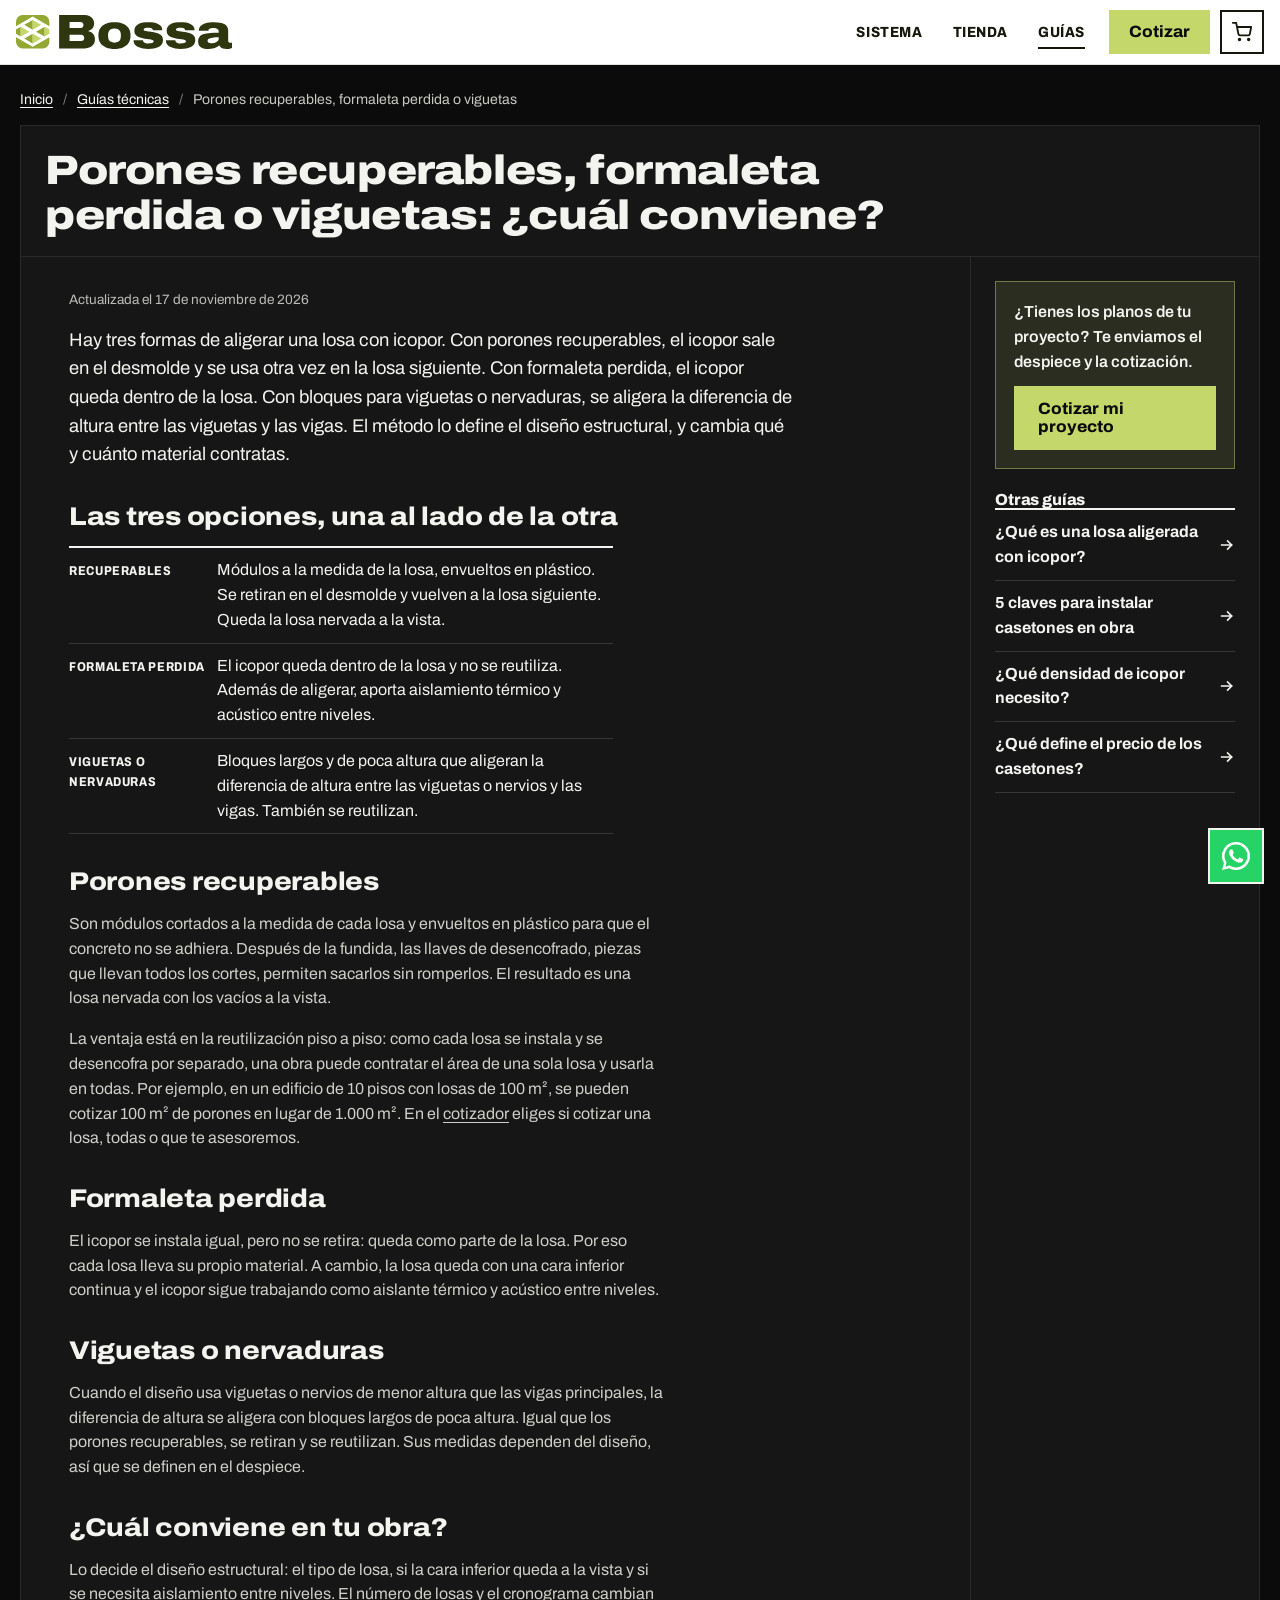
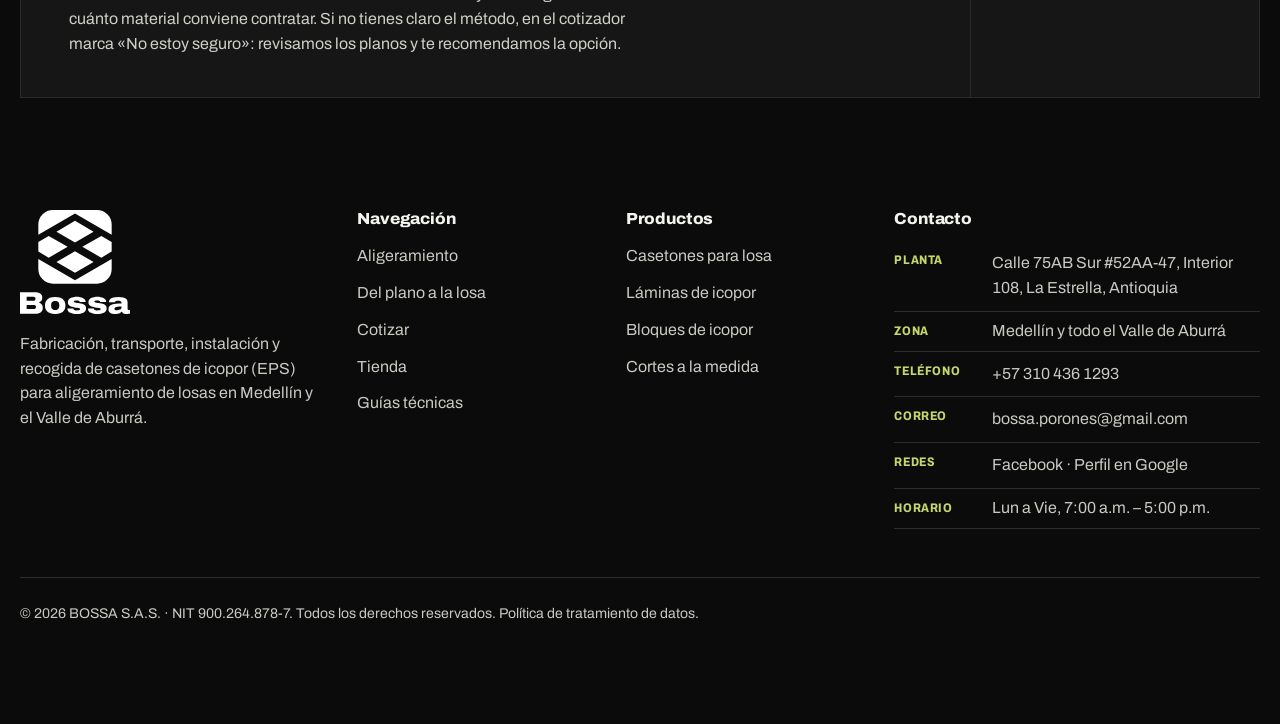
<file: guias/casetones-recuperables-vs-perdidos/index.html>
<!doctype html>
<html lang="es">
<head>
<meta charset="utf-8">
<meta name="viewport" content="width=device-width, initial-scale=1">
<script>document.documentElement.className = "js";</script>
<title>Porones recuperables, formaleta perdida o viguetas: ¿cuál conviene? | Guía Bossa</title>
<meta name="description" content="Diferencias entre aligerar una losa con porones de icopor recuperables, con formaleta perdida o con bloques para viguetas, y cuándo conviene cada método.">
<link rel="canonical" href="https://www.bossacol.com/guias/casetones-recuperables-vs-perdidos/">
<link rel="icon" href="/favicon.ico" sizes="48x48">
<link rel="icon" href="/img/logo-bossa-marca.svg" type="image/svg+xml">
<link rel="icon" href="/img/icono-bossa-192.png" type="image/png" sizes="192x192">
<link rel="apple-touch-icon" href="/img/icono-bossa-180.png">
<meta name="theme-color" content="#FFFFFF">
<meta property="og:type" content="article">
<meta property="og:locale" content="es_CO">
<meta property="og:site_name" content="Bossa">
<meta property="og:url" content="https://www.bossacol.com/guias/casetones-recuperables-vs-perdidos/">
<meta property="og:title" content="Porones recuperables, formaleta perdida o viguetas: ¿cuál conviene? | Guía Bossa">
<meta property="og:description" content="Diferencias entre aligerar una losa con porones de icopor recuperables, con formaleta perdida o con bloques para viguetas, y cuándo conviene cada método.">
<meta property="og:image" content="https://www.bossacol.com/img/og-bossa.jpg">
<meta property="og:image:width" content="1200">
<meta property="og:image:height" content="630">
<meta property="og:image:alt" content="Ilustración del corte de una losa aligerada con bloques de icopor">
<meta name="twitter:card" content="summary_large_image">
<script type="application/ld+json">{"@context":"https://schema.org","@type":"BreadcrumbList","itemListElement":[{"@type":"ListItem","position":1,"name":"Inicio","item":"https://www.bossacol.com/"},{"@type":"ListItem","position":2,"name":"Guías técnicas","item":"https://www.bossacol.com/guias/"},{"@type":"ListItem","position":3,"name":"Porones recuperables, formaleta perdida o viguetas","item":"https://www.bossacol.com/guias/casetones-recuperables-vs-perdidos/"}]}</script>
<script type="application/ld+json">{"@context":"https://schema.org","@type":"Article","@id":"https://www.bossacol.com/guias/casetones-recuperables-vs-perdidos/#articulo","headline":"Porones recuperables, formaleta perdida o viguetas: ¿cuál conviene?","description":"Diferencias entre aligerar una losa con porones de icopor recuperables, con formaleta perdida o con bloques para viguetas, y cuándo conviene cada método.","image":"https://www.bossacol.com/img/og-bossa.jpg","inLanguage":"es-CO","mainEntityOfPage":{"@type":"WebPage","@id":"https://www.bossacol.com/guias/casetones-recuperables-vs-perdidos/"},"datePublished":"2026-11-17","dateModified":"2026-11-17","author":{"@id":"https://www.bossacol.com/#negocio"},"publisher":{"@id":"https://www.bossacol.com/#negocio"},"isPartOf":{"@id":"https://www.bossacol.com/#website"}}</script>
<link rel="preconnect" href="https://fonts.googleapis.com">
<link rel="preconnect" href="https://fonts.gstatic.com" crossorigin>
<link href="https://fonts.googleapis.com/css2?family=Archivo:wdth,wght@75..125,400..900&display=swap" rel="stylesheet">
<link rel="stylesheet" href="/estilos.css?v=20261117c">
</head>
<body>

<header class="barra" id="barra">
  <div class="contenedor">
    <a href="/" class="marca" aria-label="Bossa, inicio"><picture>
      <source media="(max-width: 359px)" srcset="/img/logo-bossa-marca.svg" width="170" height="170">
      <img src="/img/logo-bossa-horizontal.svg" width="1099" height="173" alt="Bossa">
    </picture></a>
    <nav class="navegacion" aria-label="Principal">
      <ul class="menu" id="menu">
        <li><a href="/#sistema">Sistema</a></li>
        <li><a href="/tienda/">Tienda</a></li>
        <li><a href="/guias/" aria-current="page">Guías</a></li>
      </ul>
    </nav>
    <div class="acciones-barra">
      <a href="/cotizar/" class="placa placa-barra">Cotizar</a>
      <button type="button" class="boton-carrito" id="abrirCarrito" aria-label="Ver tu pedido" aria-controls="carrito">
        <svg width="20" height="20" viewBox="0 0 24 24" fill="none" stroke="currentColor" stroke-width="2.2" stroke-linecap="round" stroke-linejoin="round" aria-hidden="true"><circle cx="9" cy="21" r="1"/><circle cx="20" cy="21" r="1"/><path d="M1 1h4l2.7 13.4a2 2 0 0 0 2 1.6h9.7a2 2 0 0 0 2-1.6L23 6H6"/></svg>
        <span class="contador" id="contadorCarrito" aria-hidden="true">0</span>
      </button>
      <button type="button" class="hamburguesa" id="hamburguesa" aria-label="Abrir menú" aria-expanded="false" aria-controls="menu">
        <svg width="20" height="20" viewBox="0 0 24 24" fill="none" stroke="currentColor" stroke-width="2.4" stroke-linecap="square" aria-hidden="true"><path d="M3 6h18M3 12h18M3 18h18"/></svg>
      </button>
    </div>
  </div>
</header>
<main id="principal">
<section class="pagina">
  <div class="contenedor">
    <nav class="migas" aria-label="Ruta de navegación"><ol><li><a href="/">Inicio</a></li><li><a href="/guias/">Guías técnicas</a></li><li aria-current="page">Porones recuperables, formaleta perdida o viguetas</li></ol></nav>
    <article class="tablero">
      <h1 class="franja">Porones recuperables, formaleta perdida o viguetas: ¿cuál conviene?</h1>
      <div class="articulo-guia">
        <div class="articulo-texto">
<p class="fecha-guia">Actualizada el <time datetime="2026-11-17">17 de noviembre de 2026</time></p>
<p class="entrada">Hay tres formas de aligerar una losa con icopor. Con porones recuperables, el icopor sale en el desmolde y se usa otra vez en la losa siguiente. Con formaleta perdida, el icopor queda dentro de la losa. Con bloques para viguetas o nervaduras, se aligera la diferencia de altura entre las viguetas y las vigas. El método lo define el diseño estructural, y cambia qué y cuánto material contratas.</p>
<h2>Las tres opciones, una al lado de la otra</h2>
<dl class="filas">
  <div><dt>Recuperables</dt><dd>Módulos a la medida de la losa, envueltos en plástico. Se retiran en el desmolde y vuelven a la losa siguiente. Queda la losa nervada a la vista.</dd></div>
  <div><dt>Formaleta perdida</dt><dd>El icopor queda dentro de la losa y no se reutiliza. Además de aligerar, aporta aislamiento térmico y acústico entre niveles.</dd></div>
  <div><dt>Viguetas o nervaduras</dt><dd>Bloques largos y de poca altura que aligeran la diferencia de altura entre las viguetas o nervios y las vigas. También se reutilizan.</dd></div>
</dl>
<h2>Porones recuperables</h2>
<p>Son módulos cortados a la medida de cada losa y envueltos en plástico para que el concreto no se adhiera. Después de la fundida, las llaves de desencofrado, piezas que llevan todos los cortes, permiten sacarlos sin romperlos. El resultado es una losa nervada con los vacíos a la vista.</p>
<p>La ventaja está en la reutilización piso a piso: como cada losa se instala y se desencofra por separado, una obra puede contratar el área de una sola losa y usarla en todas. Por ejemplo, en un edificio de 10 pisos con losas de 100 m², se pueden cotizar 100 m² de porones en lugar de 1.000 m². En el <a href="/cotizar/">cotizador</a> eliges si cotizar una losa, todas o que te asesoremos.</p>
<h2>Formaleta perdida</h2>
<p>El icopor se instala igual, pero no se retira: queda como parte de la losa. Por eso cada losa lleva su propio material. A cambio, la losa queda con una cara inferior continua y el icopor sigue trabajando como aislante térmico y acústico entre niveles.</p>
<h2>Viguetas o nervaduras</h2>
<p>Cuando el diseño usa viguetas o nervios de menor altura que las vigas principales, la diferencia de altura se aligera con bloques largos de poca altura. Igual que los porones recuperables, se retiran y se reutilizan. Sus medidas dependen del diseño, así que se definen en el despiece.</p>
<h2>¿Cuál conviene en tu obra?</h2>
<p>Lo decide el diseño estructural: el tipo de losa, si la cara inferior queda a la vista y si se necesita aislamiento entre niveles. El número de losas y el cronograma cambian cuánto material conviene contratar. Si no tienes claro el método, en el cotizador marca «No estoy seguro»: revisamos los planos y te recomendamos la opción.</p>
        </div>
        <aside class="articulo-lateral">
          <div class="llamado"><p>¿Tienes los planos de tu proyecto? Te enviamos el despiece y la cotización.</p><a class="placa" href="/cotizar/">Cotizar mi proyecto</a></div>
          <div><h2>Otras guías</h2><ul class="lista-enlaces"><li><a href="/guias/losa-aligerada-eps/">¿Qué es una losa aligerada con icopor?<svg width="16" height="16" viewBox="0 0 24 24" fill="none" stroke="currentColor" stroke-width="2.5" stroke-linecap="square" aria-hidden="true"><path d="M4 12h15M13 6l6 6-6 6"/></svg></a></li><li><a href="/guias/instalar-porones/">5 claves para instalar casetones en obra<svg width="16" height="16" viewBox="0 0 24 24" fill="none" stroke="currentColor" stroke-width="2.5" stroke-linecap="square" aria-hidden="true"><path d="M4 12h15M13 6l6 6-6 6"/></svg></a></li><li><a href="/guias/densidad-icopor/">¿Qué densidad de icopor necesito?<svg width="16" height="16" viewBox="0 0 24 24" fill="none" stroke="currentColor" stroke-width="2.5" stroke-linecap="square" aria-hidden="true"><path d="M4 12h15M13 6l6 6-6 6"/></svg></a></li><li><a href="/guias/precio-casetones/">¿Qué define el precio de los casetones?<svg width="16" height="16" viewBox="0 0 24 24" fill="none" stroke="currentColor" stroke-width="2.5" stroke-linecap="square" aria-hidden="true"><path d="M4 12h15M13 6l6 6-6 6"/></svg></a></li></ul></div>
        </aside>
      </div>
    </article>
  </div>
</section>
</main>

<footer class="pie" id="pie">
  <div class="contenedor">
    <div class="columnas">
      <div>
        <div class="logo-pie"><img src="/img/logo-bossa-vertical-blanco.svg" width="255" height="240" alt="Bossa" loading="lazy"></div>
        <p>Fabricación, transporte, instalación y recogida de casetones de icopor (EPS) para aligeramiento de losas en Medellín y el Valle de Aburrá.</p>
      </div>
      <nav aria-label="Pie de página">
        <h2>Navegación</h2>
        <ul>
          <li><a href="/#beneficios">Aligeramiento</a></li>
          <li><a href="/#sistema">Del plano a la losa</a></li>
          <li><a href="/cotizar/">Cotizar</a></li>
          <li><a href="/tienda/">Tienda</a></li>
          <li><a href="/guias/">Guías técnicas</a></li>
        </ul>
      </nav>
      <div>
        <h2>Productos</h2>
        <ul>
          <li><a href="/cotizar/">Casetones para losa</a></li>
          <li><a href="/tienda/laminas-de-icopor/">Láminas de icopor</a></li>
          <li><a href="/tienda/">Bloques de icopor</a></li>
          <li><a href="/tienda/">Cortes a la medida</a></li>
        </ul>
      </div>
      <div>
        <h2>Contacto</h2>
        <dl class="datos-pie">
          <div><dt>Planta</dt><dd><a href="https://www.google.com/search?kgmid=/g/11_00zgj2v&q=Bossa" target="_blank" rel="noopener">Calle 75AB Sur #52AA-47, Interior 108, La Estrella, Antioquia</a></dd></div>
          <div><dt>Zona</dt><dd>Medellín y todo el Valle de Aburrá</dd></div>
          <div><dt>Teléfono</dt><dd><a href="tel:+573104361293">+57 310 436 1293</a></dd></div>
          <div><dt>Correo</dt><dd><a href="mailto:bossa.porones@gmail.com">bossa.porones@gmail.com</a></dd></div>
          <div><dt>Redes</dt><dd><a href="https://www.facebook.com/AligeramientoBossa/" target="_blank" rel="noopener">Facebook</a> · <a href="https://www.google.com/search?kgmid=/g/11_00zgj2v&q=Bossa" target="_blank" rel="noopener">Perfil en Google</a></dd></div>
          <div><dt>Horario</dt><dd>Lun a Vie, 7:00 a.m. – 5:00 p.m.</dd></div>
        </dl>
      </div>
    </div>
    <div class="legal">© <span id="anio">2026</span> BOSSA S.A.S. · NIT 900.264.878-7. Todos los derechos reservados. <a href="/politica-de-datos/">Política de tratamiento de datos</a>.</div>
  </div>
</footer>
<div class="velo" id="velo"></div>
<aside class="carrito" id="carrito" role="dialog" aria-modal="true" aria-labelledby="tituloCarrito" aria-hidden="true" inert>
  <header><h2 id="tituloCarrito">Tu pedido</h2><button type="button" id="cerrarCarrito" aria-label="Cerrar pedido">
    <svg width="20" height="20" viewBox="0 0 24 24" fill="none" stroke="currentColor" stroke-width="2.6" stroke-linecap="square" aria-hidden="true"><path d="M5 5l14 14M19 5 5 19"/></svg></button></header>
  <div class="items-carrito" id="itemsCarrito"></div>
  <footer>
    <button type="button" class="placa" id="enviarPedido">Pedir cotización por WhatsApp</button>
    <small>Te respondemos con el precio, la disponibilidad y el costo de envío.</small>
  </footer>
</aside>

<a class="whatsapp" id="botonWhatsapp" href="https://wa.me/573104361293?text=Hola%20Bossa%2C%20quiero%20informaci%C3%B3n%20sobre%20aligeramiento%20de%20losas%20con%20EPS." target="_blank" rel="noopener" aria-label="Escríbenos por WhatsApp">
  <svg width="28" height="28" viewBox="0 0 24 24" fill="currentColor" aria-hidden="true"><path d="M17.5 14.4c-.3-.1-1.8-.9-2-1-.3-.1-.5-.1-.7.1-.2.3-.8 1-.9 1.2-.2.2-.3.2-.6.1-.3-.1-1.3-.5-2.4-1.5-.9-.8-1.5-1.8-1.7-2.1-.2-.3 0-.5.1-.6l.4-.5c.2-.2.2-.3.3-.5.1-.2 0-.4 0-.5l-.9-2.2c-.2-.6-.5-.5-.7-.5h-.6c-.2 0-.5.1-.8.4-.3.3-1 1-1 2.5s1.1 2.9 1.2 3.1c.1.2 2.1 3.2 5.1 4.5.7.3 1.3.5 1.7.6.7.2 1.4.2 1.9.1.6-.1 1.8-.7 2-1.4.2-.7.2-1.3.2-1.4-.1-.2-.3-.3-.6-.4zM12 21.8c-1.8 0-3.5-.5-5-1.4l-.4-.2-3.7 1 1-3.6-.2-.4A9.8 9.8 0 0 1 12 2.2a9.8 9.8 0 0 1 0 19.6zM12 0a12 12 0 0 0-10.3 18.1L0 24l6.1-1.6A12 12 0 1 0 12 0z"/></svg>
</a>


<script src="/app.js?v=20261117c" defer></script>
</body>
</html>
</file>
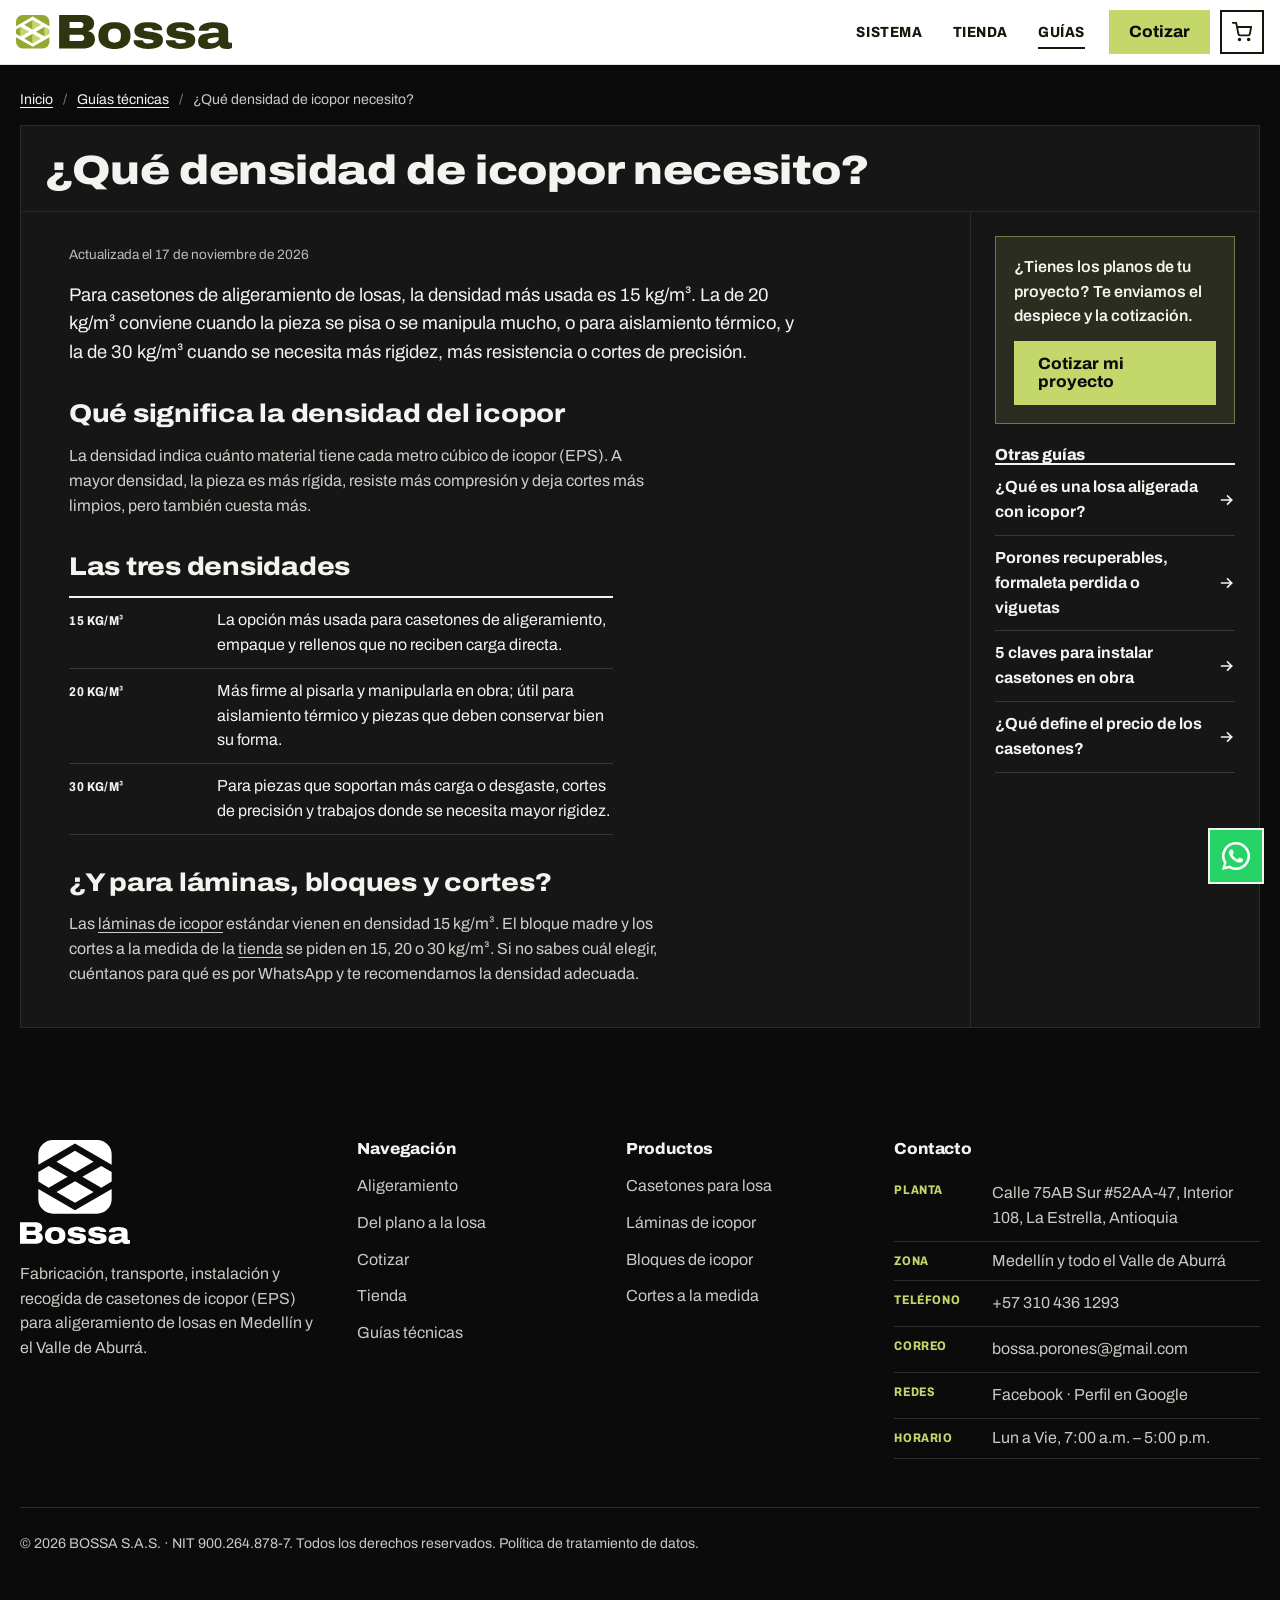
<file: guias/densidad-icopor/index.html>
<!doctype html>
<html lang="es">
<head>
<meta charset="utf-8">
<meta name="viewport" content="width=device-width, initial-scale=1">
<script>document.documentElement.className = "js";</script>
<title>¿Qué densidad de icopor necesito? 15, 20 o 30 kg/m³ | Guía Bossa</title>
<meta name="description" content="Diferencias entre el icopor (EPS) de 15, 20 y 30 kg/m³ y cuándo conviene cada densidad para casetones, aislamiento, empaque y cortes de precisión.">
<link rel="canonical" href="https://www.bossacol.com/guias/densidad-icopor/">
<link rel="icon" href="/favicon.ico" sizes="48x48">
<link rel="icon" href="/img/logo-bossa-marca.svg" type="image/svg+xml">
<link rel="icon" href="/img/icono-bossa-192.png" type="image/png" sizes="192x192">
<link rel="apple-touch-icon" href="/img/icono-bossa-180.png">
<meta name="theme-color" content="#FFFFFF">
<meta property="og:type" content="article">
<meta property="og:locale" content="es_CO">
<meta property="og:site_name" content="Bossa">
<meta property="og:url" content="https://www.bossacol.com/guias/densidad-icopor/">
<meta property="og:title" content="¿Qué densidad de icopor necesito? 15, 20 o 30 kg/m³ | Guía Bossa">
<meta property="og:description" content="Diferencias entre el icopor (EPS) de 15, 20 y 30 kg/m³ y cuándo conviene cada densidad para casetones, aislamiento, empaque y cortes de precisión.">
<meta property="og:image" content="https://www.bossacol.com/img/og-bossa.jpg">
<meta property="og:image:width" content="1200">
<meta property="og:image:height" content="630">
<meta property="og:image:alt" content="Ilustración del corte de una losa aligerada con bloques de icopor">
<meta name="twitter:card" content="summary_large_image">
<script type="application/ld+json">{"@context":"https://schema.org","@type":"BreadcrumbList","itemListElement":[{"@type":"ListItem","position":1,"name":"Inicio","item":"https://www.bossacol.com/"},{"@type":"ListItem","position":2,"name":"Guías técnicas","item":"https://www.bossacol.com/guias/"},{"@type":"ListItem","position":3,"name":"¿Qué densidad de icopor necesito?","item":"https://www.bossacol.com/guias/densidad-icopor/"}]}</script>
<script type="application/ld+json">{"@context":"https://schema.org","@type":"Article","@id":"https://www.bossacol.com/guias/densidad-icopor/#articulo","headline":"¿Qué densidad de icopor necesito?","description":"Diferencias entre el icopor (EPS) de 15, 20 y 30 kg/m³ y cuándo conviene cada densidad para casetones, aislamiento, empaque y cortes de precisión.","image":"https://www.bossacol.com/img/og-bossa.jpg","inLanguage":"es-CO","mainEntityOfPage":{"@type":"WebPage","@id":"https://www.bossacol.com/guias/densidad-icopor/"},"datePublished":"2026-11-13","dateModified":"2026-11-17","author":{"@id":"https://www.bossacol.com/#negocio"},"publisher":{"@id":"https://www.bossacol.com/#negocio"},"isPartOf":{"@id":"https://www.bossacol.com/#website"}}</script>
<link rel="preconnect" href="https://fonts.googleapis.com">
<link rel="preconnect" href="https://fonts.gstatic.com" crossorigin>
<link href="https://fonts.googleapis.com/css2?family=Archivo:wdth,wght@75..125,400..900&display=swap" rel="stylesheet">
<link rel="stylesheet" href="/estilos.css?v=20261117c">
</head>
<body>

<header class="barra" id="barra">
  <div class="contenedor">
    <a href="/" class="marca" aria-label="Bossa, inicio"><picture>
      <source media="(max-width: 359px)" srcset="/img/logo-bossa-marca.svg" width="170" height="170">
      <img src="/img/logo-bossa-horizontal.svg" width="1099" height="173" alt="Bossa">
    </picture></a>
    <nav class="navegacion" aria-label="Principal">
      <ul class="menu" id="menu">
        <li><a href="/#sistema">Sistema</a></li>
        <li><a href="/tienda/">Tienda</a></li>
        <li><a href="/guias/" aria-current="page">Guías</a></li>
      </ul>
    </nav>
    <div class="acciones-barra">
      <a href="/cotizar/" class="placa placa-barra">Cotizar</a>
      <button type="button" class="boton-carrito" id="abrirCarrito" aria-label="Ver tu pedido" aria-controls="carrito">
        <svg width="20" height="20" viewBox="0 0 24 24" fill="none" stroke="currentColor" stroke-width="2.2" stroke-linecap="round" stroke-linejoin="round" aria-hidden="true"><circle cx="9" cy="21" r="1"/><circle cx="20" cy="21" r="1"/><path d="M1 1h4l2.7 13.4a2 2 0 0 0 2 1.6h9.7a2 2 0 0 0 2-1.6L23 6H6"/></svg>
        <span class="contador" id="contadorCarrito" aria-hidden="true">0</span>
      </button>
      <button type="button" class="hamburguesa" id="hamburguesa" aria-label="Abrir menú" aria-expanded="false" aria-controls="menu">
        <svg width="20" height="20" viewBox="0 0 24 24" fill="none" stroke="currentColor" stroke-width="2.4" stroke-linecap="square" aria-hidden="true"><path d="M3 6h18M3 12h18M3 18h18"/></svg>
      </button>
    </div>
  </div>
</header>
<main id="principal">
<section class="pagina">
  <div class="contenedor">
    <nav class="migas" aria-label="Ruta de navegación"><ol><li><a href="/">Inicio</a></li><li><a href="/guias/">Guías técnicas</a></li><li aria-current="page">¿Qué densidad de icopor necesito?</li></ol></nav>
    <article class="tablero">
      <h1 class="franja">¿Qué densidad de icopor necesito?</h1>
      <div class="articulo-guia">
        <div class="articulo-texto">
<p class="fecha-guia">Actualizada el <time datetime="2026-11-17">17 de noviembre de 2026</time></p>
<p class="entrada">Para casetones de aligeramiento de losas, la densidad más usada es 15 kg/m³. La de 20 kg/m³ conviene cuando la pieza se pisa o se manipula mucho, o para aislamiento térmico, y la de 30 kg/m³ cuando se necesita más rigidez, más resistencia o cortes de precisión.</p>
<h2>Qué significa la densidad del icopor</h2>
<p>La densidad indica cuánto material tiene cada metro cúbico de icopor (EPS). A mayor densidad, la pieza es más rígida, resiste más compresión y deja cortes más limpios, pero también cuesta más.</p>
<h2>Las tres densidades</h2>
<dl class="filas">
  <div><dt>15 kg/m³</dt><dd>La opción más usada para casetones de aligeramiento, empaque y rellenos que no reciben carga directa.</dd></div>
  <div><dt>20 kg/m³</dt><dd>Más firme al pisarla y manipularla en obra; útil para aislamiento térmico y piezas que deben conservar bien su forma.</dd></div>
  <div><dt>30 kg/m³</dt><dd>Para piezas que soportan más carga o desgaste, cortes de precisión y trabajos donde se necesita mayor rigidez.</dd></div>
</dl>
<h2>¿Y para láminas, bloques y cortes?</h2>
<p>Las <a href="/tienda/laminas-de-icopor/">láminas de icopor</a> estándar vienen en densidad 15 kg/m³. El bloque madre y los cortes a la medida de la <a href="/tienda/">tienda</a> se piden en 15, 20 o 30 kg/m³. Si no sabes cuál elegir, cuéntanos para qué es por WhatsApp y te recomendamos la densidad adecuada.</p>
        </div>
        <aside class="articulo-lateral">
          <div class="llamado"><p>¿Tienes los planos de tu proyecto? Te enviamos el despiece y la cotización.</p><a class="placa" href="/cotizar/">Cotizar mi proyecto</a></div>
          <div><h2>Otras guías</h2><ul class="lista-enlaces"><li><a href="/guias/losa-aligerada-eps/">¿Qué es una losa aligerada con icopor?<svg width="16" height="16" viewBox="0 0 24 24" fill="none" stroke="currentColor" stroke-width="2.5" stroke-linecap="square" aria-hidden="true"><path d="M4 12h15M13 6l6 6-6 6"/></svg></a></li><li><a href="/guias/casetones-recuperables-vs-perdidos/">Porones recuperables, formaleta perdida o viguetas<svg width="16" height="16" viewBox="0 0 24 24" fill="none" stroke="currentColor" stroke-width="2.5" stroke-linecap="square" aria-hidden="true"><path d="M4 12h15M13 6l6 6-6 6"/></svg></a></li><li><a href="/guias/instalar-porones/">5 claves para instalar casetones en obra<svg width="16" height="16" viewBox="0 0 24 24" fill="none" stroke="currentColor" stroke-width="2.5" stroke-linecap="square" aria-hidden="true"><path d="M4 12h15M13 6l6 6-6 6"/></svg></a></li><li><a href="/guias/precio-casetones/">¿Qué define el precio de los casetones?<svg width="16" height="16" viewBox="0 0 24 24" fill="none" stroke="currentColor" stroke-width="2.5" stroke-linecap="square" aria-hidden="true"><path d="M4 12h15M13 6l6 6-6 6"/></svg></a></li></ul></div>
        </aside>
      </div>
    </article>
  </div>
</section>
</main>

<footer class="pie" id="pie">
  <div class="contenedor">
    <div class="columnas">
      <div>
        <div class="logo-pie"><img src="/img/logo-bossa-vertical-blanco.svg" width="255" height="240" alt="Bossa" loading="lazy"></div>
        <p>Fabricación, transporte, instalación y recogida de casetones de icopor (EPS) para aligeramiento de losas en Medellín y el Valle de Aburrá.</p>
      </div>
      <nav aria-label="Pie de página">
        <h2>Navegación</h2>
        <ul>
          <li><a href="/#beneficios">Aligeramiento</a></li>
          <li><a href="/#sistema">Del plano a la losa</a></li>
          <li><a href="/cotizar/">Cotizar</a></li>
          <li><a href="/tienda/">Tienda</a></li>
          <li><a href="/guias/">Guías técnicas</a></li>
        </ul>
      </nav>
      <div>
        <h2>Productos</h2>
        <ul>
          <li><a href="/cotizar/">Casetones para losa</a></li>
          <li><a href="/tienda/laminas-de-icopor/">Láminas de icopor</a></li>
          <li><a href="/tienda/">Bloques de icopor</a></li>
          <li><a href="/tienda/">Cortes a la medida</a></li>
        </ul>
      </div>
      <div>
        <h2>Contacto</h2>
        <dl class="datos-pie">
          <div><dt>Planta</dt><dd><a href="https://www.google.com/search?kgmid=/g/11_00zgj2v&q=Bossa" target="_blank" rel="noopener">Calle 75AB Sur #52AA-47, Interior 108, La Estrella, Antioquia</a></dd></div>
          <div><dt>Zona</dt><dd>Medellín y todo el Valle de Aburrá</dd></div>
          <div><dt>Teléfono</dt><dd><a href="tel:+573104361293">+57 310 436 1293</a></dd></div>
          <div><dt>Correo</dt><dd><a href="mailto:bossa.porones@gmail.com">bossa.porones@gmail.com</a></dd></div>
          <div><dt>Redes</dt><dd><a href="https://www.facebook.com/AligeramientoBossa/" target="_blank" rel="noopener">Facebook</a> · <a href="https://www.google.com/search?kgmid=/g/11_00zgj2v&q=Bossa" target="_blank" rel="noopener">Perfil en Google</a></dd></div>
          <div><dt>Horario</dt><dd>Lun a Vie, 7:00 a.m. – 5:00 p.m.</dd></div>
        </dl>
      </div>
    </div>
    <div class="legal">© <span id="anio">2026</span> BOSSA S.A.S. · NIT 900.264.878-7. Todos los derechos reservados. <a href="/politica-de-datos/">Política de tratamiento de datos</a>.</div>
  </div>
</footer>
<div class="velo" id="velo"></div>
<aside class="carrito" id="carrito" role="dialog" aria-modal="true" aria-labelledby="tituloCarrito" aria-hidden="true" inert>
  <header><h2 id="tituloCarrito">Tu pedido</h2><button type="button" id="cerrarCarrito" aria-label="Cerrar pedido">
    <svg width="20" height="20" viewBox="0 0 24 24" fill="none" stroke="currentColor" stroke-width="2.6" stroke-linecap="square" aria-hidden="true"><path d="M5 5l14 14M19 5 5 19"/></svg></button></header>
  <div class="items-carrito" id="itemsCarrito"></div>
  <footer>
    <button type="button" class="placa" id="enviarPedido">Pedir cotización por WhatsApp</button>
    <small>Te respondemos con el precio, la disponibilidad y el costo de envío.</small>
  </footer>
</aside>

<a class="whatsapp" id="botonWhatsapp" href="https://wa.me/573104361293?text=Hola%20Bossa%2C%20quiero%20informaci%C3%B3n%20sobre%20aligeramiento%20de%20losas%20con%20EPS." target="_blank" rel="noopener" aria-label="Escríbenos por WhatsApp">
  <svg width="28" height="28" viewBox="0 0 24 24" fill="currentColor" aria-hidden="true"><path d="M17.5 14.4c-.3-.1-1.8-.9-2-1-.3-.1-.5-.1-.7.1-.2.3-.8 1-.9 1.2-.2.2-.3.2-.6.1-.3-.1-1.3-.5-2.4-1.5-.9-.8-1.5-1.8-1.7-2.1-.2-.3 0-.5.1-.6l.4-.5c.2-.2.2-.3.3-.5.1-.2 0-.4 0-.5l-.9-2.2c-.2-.6-.5-.5-.7-.5h-.6c-.2 0-.5.1-.8.4-.3.3-1 1-1 2.5s1.1 2.9 1.2 3.1c.1.2 2.1 3.2 5.1 4.5.7.3 1.3.5 1.7.6.7.2 1.4.2 1.9.1.6-.1 1.8-.7 2-1.4.2-.7.2-1.3.2-1.4-.1-.2-.3-.3-.6-.4zM12 21.8c-1.8 0-3.5-.5-5-1.4l-.4-.2-3.7 1 1-3.6-.2-.4A9.8 9.8 0 0 1 12 2.2a9.8 9.8 0 0 1 0 19.6zM12 0a12 12 0 0 0-10.3 18.1L0 24l6.1-1.6A12 12 0 1 0 12 0z"/></svg>
</a>


<script src="/app.js?v=20261117c" defer></script>
</body>
</html>
</file>
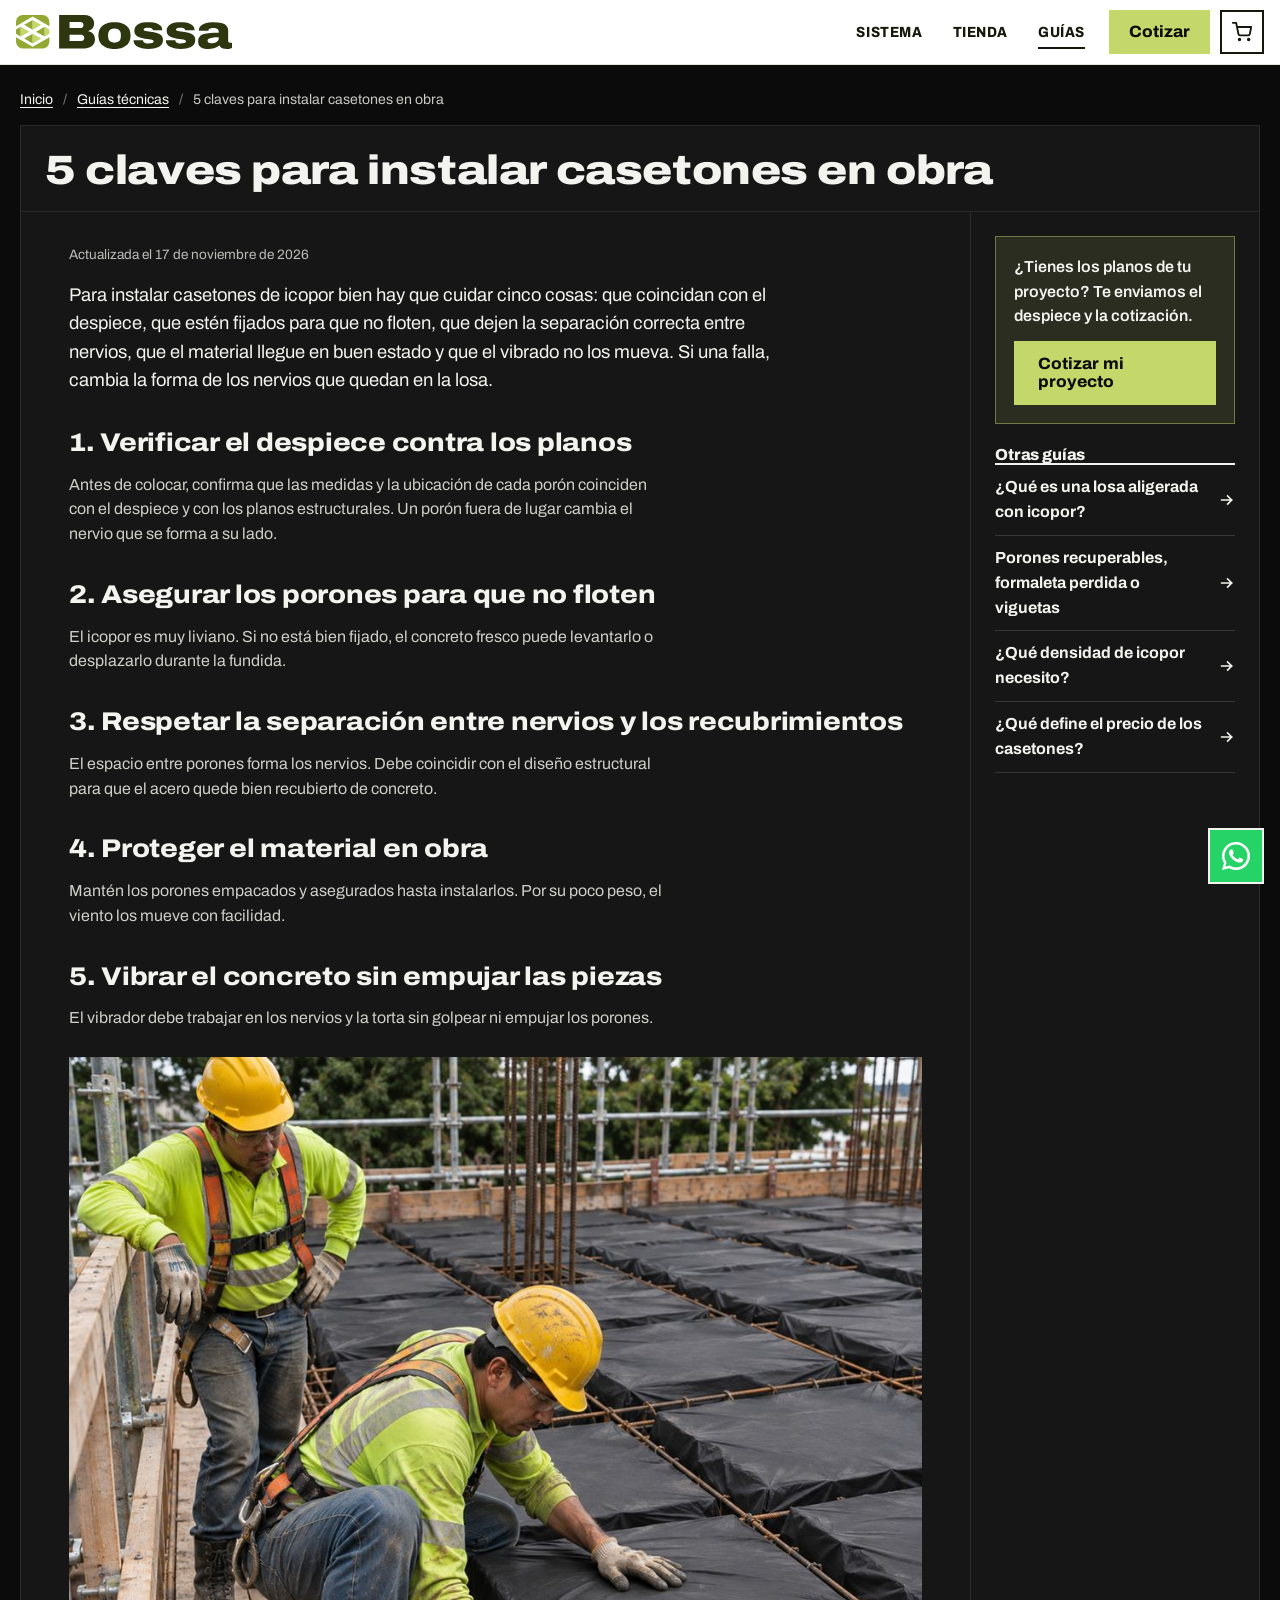
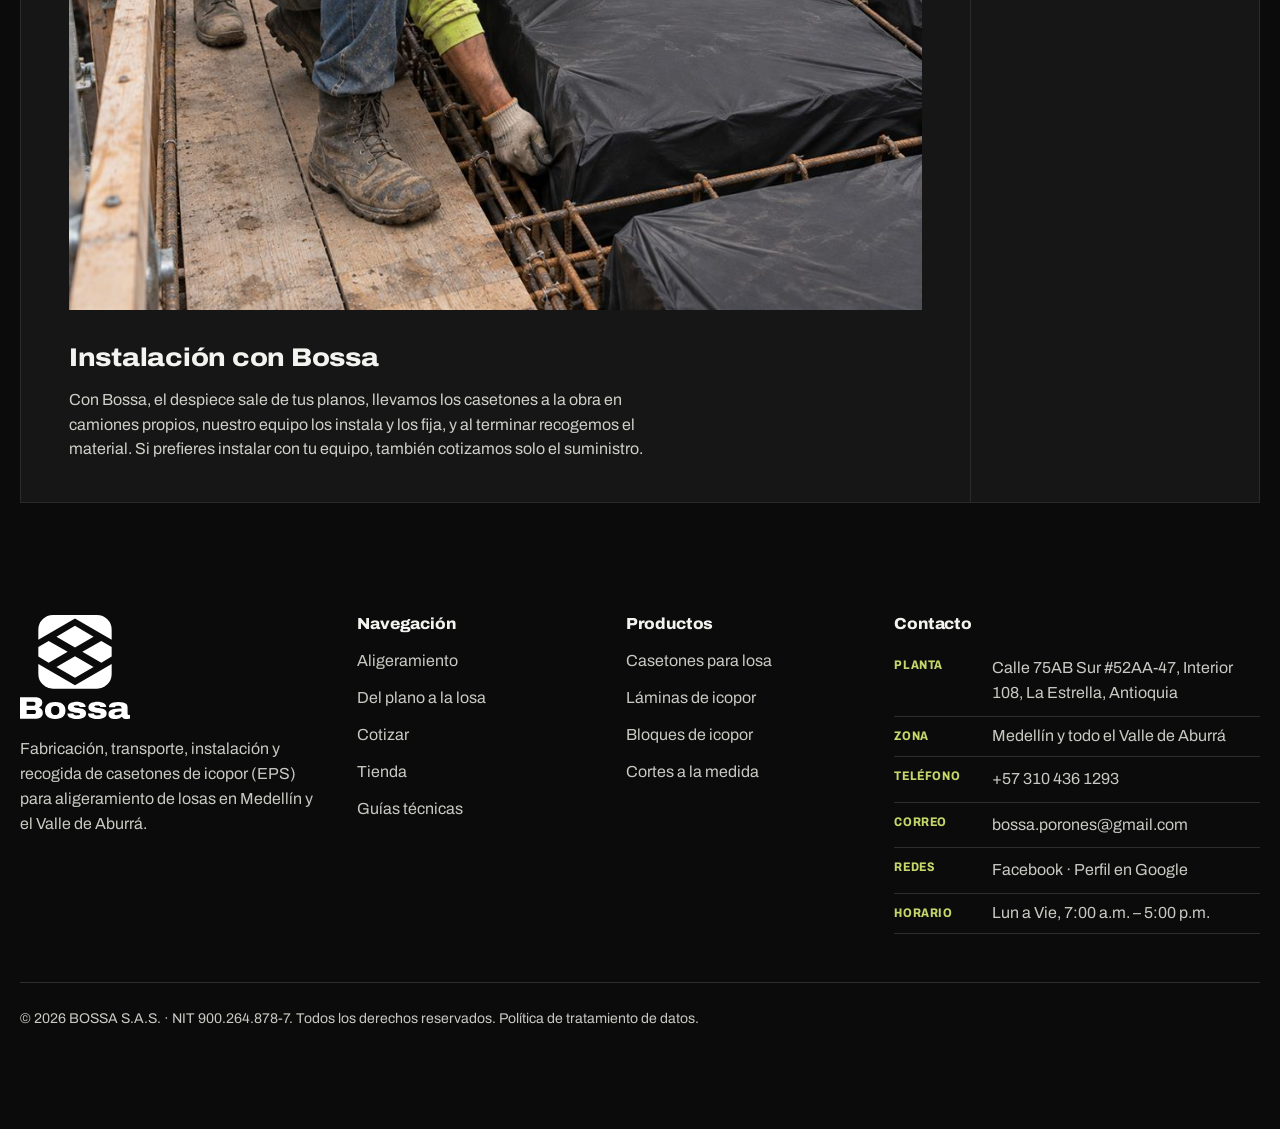
<file: guias/instalar-porones/index.html>
<!doctype html>
<html lang="es">
<head>
<meta charset="utf-8">
<meta name="viewport" content="width=device-width, initial-scale=1">
<script>document.documentElement.className = "js";</script>
<title>5 claves para instalar casetones de icopor en obra | Guía Bossa</title>
<meta name="description" content="Cinco claves para instalar casetones o porones de icopor antes de la fundida: despiece, fijación, separación entre nervios, cuidado del material y vibrado.">
<link rel="canonical" href="https://www.bossacol.com/guias/instalar-porones/">
<link rel="icon" href="/favicon.ico" sizes="48x48">
<link rel="icon" href="/img/logo-bossa-marca.svg" type="image/svg+xml">
<link rel="icon" href="/img/icono-bossa-192.png" type="image/png" sizes="192x192">
<link rel="apple-touch-icon" href="/img/icono-bossa-180.png">
<meta name="theme-color" content="#FFFFFF">
<meta property="og:type" content="article">
<meta property="og:locale" content="es_CO">
<meta property="og:site_name" content="Bossa">
<meta property="og:url" content="https://www.bossacol.com/guias/instalar-porones/">
<meta property="og:title" content="5 claves para instalar casetones de icopor en obra | Guía Bossa">
<meta property="og:description" content="Cinco claves para instalar casetones o porones de icopor antes de la fundida: despiece, fijación, separación entre nervios, cuidado del material y vibrado.">
<meta property="og:image" content="https://www.bossacol.com/img/og-bossa.jpg">
<meta property="og:image:width" content="1200">
<meta property="og:image:height" content="630">
<meta property="og:image:alt" content="Ilustración del corte de una losa aligerada con bloques de icopor">
<meta name="twitter:card" content="summary_large_image">
<script type="application/ld+json">{"@context":"https://schema.org","@type":"BreadcrumbList","itemListElement":[{"@type":"ListItem","position":1,"name":"Inicio","item":"https://www.bossacol.com/"},{"@type":"ListItem","position":2,"name":"Guías técnicas","item":"https://www.bossacol.com/guias/"},{"@type":"ListItem","position":3,"name":"5 claves para instalar casetones en obra","item":"https://www.bossacol.com/guias/instalar-porones/"}]}</script>
<script type="application/ld+json">{"@context":"https://schema.org","@type":"Article","@id":"https://www.bossacol.com/guias/instalar-porones/#articulo","headline":"5 claves para instalar casetones en obra","description":"Cinco claves para instalar casetones o porones de icopor antes de la fundida: despiece, fijación, separación entre nervios, cuidado del material y vibrado.","image":"https://www.bossacol.com/img/og-bossa.jpg","inLanguage":"es-CO","mainEntityOfPage":{"@type":"WebPage","@id":"https://www.bossacol.com/guias/instalar-porones/"},"datePublished":"2026-11-13","dateModified":"2026-11-17","author":{"@id":"https://www.bossacol.com/#negocio"},"publisher":{"@id":"https://www.bossacol.com/#negocio"},"isPartOf":{"@id":"https://www.bossacol.com/#website"}}</script>
<link rel="preconnect" href="https://fonts.googleapis.com">
<link rel="preconnect" href="https://fonts.gstatic.com" crossorigin>
<link href="https://fonts.googleapis.com/css2?family=Archivo:wdth,wght@75..125,400..900&display=swap" rel="stylesheet">
<link rel="stylesheet" href="/estilos.css?v=20261117c">
</head>
<body>

<header class="barra" id="barra">
  <div class="contenedor">
    <a href="/" class="marca" aria-label="Bossa, inicio"><picture>
      <source media="(max-width: 359px)" srcset="/img/logo-bossa-marca.svg" width="170" height="170">
      <img src="/img/logo-bossa-horizontal.svg" width="1099" height="173" alt="Bossa">
    </picture></a>
    <nav class="navegacion" aria-label="Principal">
      <ul class="menu" id="menu">
        <li><a href="/#sistema">Sistema</a></li>
        <li><a href="/tienda/">Tienda</a></li>
        <li><a href="/guias/" aria-current="page">Guías</a></li>
      </ul>
    </nav>
    <div class="acciones-barra">
      <a href="/cotizar/" class="placa placa-barra">Cotizar</a>
      <button type="button" class="boton-carrito" id="abrirCarrito" aria-label="Ver tu pedido" aria-controls="carrito">
        <svg width="20" height="20" viewBox="0 0 24 24" fill="none" stroke="currentColor" stroke-width="2.2" stroke-linecap="round" stroke-linejoin="round" aria-hidden="true"><circle cx="9" cy="21" r="1"/><circle cx="20" cy="21" r="1"/><path d="M1 1h4l2.7 13.4a2 2 0 0 0 2 1.6h9.7a2 2 0 0 0 2-1.6L23 6H6"/></svg>
        <span class="contador" id="contadorCarrito" aria-hidden="true">0</span>
      </button>
      <button type="button" class="hamburguesa" id="hamburguesa" aria-label="Abrir menú" aria-expanded="false" aria-controls="menu">
        <svg width="20" height="20" viewBox="0 0 24 24" fill="none" stroke="currentColor" stroke-width="2.4" stroke-linecap="square" aria-hidden="true"><path d="M3 6h18M3 12h18M3 18h18"/></svg>
      </button>
    </div>
  </div>
</header>
<main id="principal">
<section class="pagina">
  <div class="contenedor">
    <nav class="migas" aria-label="Ruta de navegación"><ol><li><a href="/">Inicio</a></li><li><a href="/guias/">Guías técnicas</a></li><li aria-current="page">5 claves para instalar casetones en obra</li></ol></nav>
    <article class="tablero">
      <h1 class="franja">5 claves para instalar casetones en obra</h1>
      <div class="articulo-guia">
        <div class="articulo-texto">
<p class="fecha-guia">Actualizada el <time datetime="2026-11-17">17 de noviembre de 2026</time></p>
<p class="entrada">Para instalar casetones de icopor bien hay que cuidar cinco cosas: que coincidan con el despiece, que estén fijados para que no floten, que dejen la separación correcta entre nervios, que el material llegue en buen estado y que el vibrado no los mueva. Si una falla, cambia la forma de los nervios que quedan en la losa.</p>
<h2>1. Verificar el despiece contra los planos</h2>
<p>Antes de colocar, confirma que las medidas y la ubicación de cada porón coinciden con el despiece y con los planos estructurales. Un porón fuera de lugar cambia el nervio que se forma a su lado.</p>
<h2>2. Asegurar los porones para que no floten</h2>
<p>El icopor es muy liviano. Si no está bien fijado, el concreto fresco puede levantarlo o desplazarlo durante la fundida.</p>
<h2>3. Respetar la separación entre nervios y los recubrimientos</h2>
<p>El espacio entre porones forma los nervios. Debe coincidir con el diseño estructural para que el acero quede bien recubierto de concreto.</p>
<h2>4. Proteger el material en obra</h2>
<p>Mantén los porones empacados y asegurados hasta instalarlos. Por su poco peso, el viento los mueve con facilidad.</p>
<h2>5. Vibrar el concreto sin empujar las piezas</h2>
<p>El vibrador debe trabajar en los nervios y la torta sin golpear ni empujar los porones.</p>
<figure>
  <img src="/img/obra-instalacion.jpg" srcset="/img/obra-instalacion-600.jpg 600w, /img/obra-instalacion.jpg 1000w" sizes="(min-width: 901px) 60vw, 100vw" width="1000" height="1000" alt="Ilustración de dos operarios con casco y chaleco colocando porones envueltos en plástico negro entre el acero de una losa" loading="lazy" decoding="async">
</figure>
<h2>Instalación con Bossa</h2>
<p>Con Bossa, el despiece sale de tus planos, llevamos los casetones a la obra en camiones propios, nuestro equipo los instala y los fija, y al terminar recogemos el material. Si prefieres instalar con tu equipo, también cotizamos solo el suministro.</p>
        </div>
        <aside class="articulo-lateral">
          <div class="llamado"><p>¿Tienes los planos de tu proyecto? Te enviamos el despiece y la cotización.</p><a class="placa" href="/cotizar/">Cotizar mi proyecto</a></div>
          <div><h2>Otras guías</h2><ul class="lista-enlaces"><li><a href="/guias/losa-aligerada-eps/">¿Qué es una losa aligerada con icopor?<svg width="16" height="16" viewBox="0 0 24 24" fill="none" stroke="currentColor" stroke-width="2.5" stroke-linecap="square" aria-hidden="true"><path d="M4 12h15M13 6l6 6-6 6"/></svg></a></li><li><a href="/guias/casetones-recuperables-vs-perdidos/">Porones recuperables, formaleta perdida o viguetas<svg width="16" height="16" viewBox="0 0 24 24" fill="none" stroke="currentColor" stroke-width="2.5" stroke-linecap="square" aria-hidden="true"><path d="M4 12h15M13 6l6 6-6 6"/></svg></a></li><li><a href="/guias/densidad-icopor/">¿Qué densidad de icopor necesito?<svg width="16" height="16" viewBox="0 0 24 24" fill="none" stroke="currentColor" stroke-width="2.5" stroke-linecap="square" aria-hidden="true"><path d="M4 12h15M13 6l6 6-6 6"/></svg></a></li><li><a href="/guias/precio-casetones/">¿Qué define el precio de los casetones?<svg width="16" height="16" viewBox="0 0 24 24" fill="none" stroke="currentColor" stroke-width="2.5" stroke-linecap="square" aria-hidden="true"><path d="M4 12h15M13 6l6 6-6 6"/></svg></a></li></ul></div>
        </aside>
      </div>
    </article>
  </div>
</section>
</main>

<footer class="pie" id="pie">
  <div class="contenedor">
    <div class="columnas">
      <div>
        <div class="logo-pie"><img src="/img/logo-bossa-vertical-blanco.svg" width="255" height="240" alt="Bossa" loading="lazy"></div>
        <p>Fabricación, transporte, instalación y recogida de casetones de icopor (EPS) para aligeramiento de losas en Medellín y el Valle de Aburrá.</p>
      </div>
      <nav aria-label="Pie de página">
        <h2>Navegación</h2>
        <ul>
          <li><a href="/#beneficios">Aligeramiento</a></li>
          <li><a href="/#sistema">Del plano a la losa</a></li>
          <li><a href="/cotizar/">Cotizar</a></li>
          <li><a href="/tienda/">Tienda</a></li>
          <li><a href="/guias/">Guías técnicas</a></li>
        </ul>
      </nav>
      <div>
        <h2>Productos</h2>
        <ul>
          <li><a href="/cotizar/">Casetones para losa</a></li>
          <li><a href="/tienda/laminas-de-icopor/">Láminas de icopor</a></li>
          <li><a href="/tienda/">Bloques de icopor</a></li>
          <li><a href="/tienda/">Cortes a la medida</a></li>
        </ul>
      </div>
      <div>
        <h2>Contacto</h2>
        <dl class="datos-pie">
          <div><dt>Planta</dt><dd><a href="https://www.google.com/search?kgmid=/g/11_00zgj2v&q=Bossa" target="_blank" rel="noopener">Calle 75AB Sur #52AA-47, Interior 108, La Estrella, Antioquia</a></dd></div>
          <div><dt>Zona</dt><dd>Medellín y todo el Valle de Aburrá</dd></div>
          <div><dt>Teléfono</dt><dd><a href="tel:+573104361293">+57 310 436 1293</a></dd></div>
          <div><dt>Correo</dt><dd><a href="mailto:bossa.porones@gmail.com">bossa.porones@gmail.com</a></dd></div>
          <div><dt>Redes</dt><dd><a href="https://www.facebook.com/AligeramientoBossa/" target="_blank" rel="noopener">Facebook</a> · <a href="https://www.google.com/search?kgmid=/g/11_00zgj2v&q=Bossa" target="_blank" rel="noopener">Perfil en Google</a></dd></div>
          <div><dt>Horario</dt><dd>Lun a Vie, 7:00 a.m. – 5:00 p.m.</dd></div>
        </dl>
      </div>
    </div>
    <div class="legal">© <span id="anio">2026</span> BOSSA S.A.S. · NIT 900.264.878-7. Todos los derechos reservados. <a href="/politica-de-datos/">Política de tratamiento de datos</a>.</div>
  </div>
</footer>
<div class="velo" id="velo"></div>
<aside class="carrito" id="carrito" role="dialog" aria-modal="true" aria-labelledby="tituloCarrito" aria-hidden="true" inert>
  <header><h2 id="tituloCarrito">Tu pedido</h2><button type="button" id="cerrarCarrito" aria-label="Cerrar pedido">
    <svg width="20" height="20" viewBox="0 0 24 24" fill="none" stroke="currentColor" stroke-width="2.6" stroke-linecap="square" aria-hidden="true"><path d="M5 5l14 14M19 5 5 19"/></svg></button></header>
  <div class="items-carrito" id="itemsCarrito"></div>
  <footer>
    <button type="button" class="placa" id="enviarPedido">Pedir cotización por WhatsApp</button>
    <small>Te respondemos con el precio, la disponibilidad y el costo de envío.</small>
  </footer>
</aside>

<a class="whatsapp" id="botonWhatsapp" href="https://wa.me/573104361293?text=Hola%20Bossa%2C%20quiero%20informaci%C3%B3n%20sobre%20aligeramiento%20de%20losas%20con%20EPS." target="_blank" rel="noopener" aria-label="Escríbenos por WhatsApp">
  <svg width="28" height="28" viewBox="0 0 24 24" fill="currentColor" aria-hidden="true"><path d="M17.5 14.4c-.3-.1-1.8-.9-2-1-.3-.1-.5-.1-.7.1-.2.3-.8 1-.9 1.2-.2.2-.3.2-.6.1-.3-.1-1.3-.5-2.4-1.5-.9-.8-1.5-1.8-1.7-2.1-.2-.3 0-.5.1-.6l.4-.5c.2-.2.2-.3.3-.5.1-.2 0-.4 0-.5l-.9-2.2c-.2-.6-.5-.5-.7-.5h-.6c-.2 0-.5.1-.8.4-.3.3-1 1-1 2.5s1.1 2.9 1.2 3.1c.1.2 2.1 3.2 5.1 4.5.7.3 1.3.5 1.7.6.7.2 1.4.2 1.9.1.6-.1 1.8-.7 2-1.4.2-.7.2-1.3.2-1.4-.1-.2-.3-.3-.6-.4zM12 21.8c-1.8 0-3.5-.5-5-1.4l-.4-.2-3.7 1 1-3.6-.2-.4A9.8 9.8 0 0 1 12 2.2a9.8 9.8 0 0 1 0 19.6zM12 0a12 12 0 0 0-10.3 18.1L0 24l6.1-1.6A12 12 0 1 0 12 0z"/></svg>
</a>


<script src="/app.js?v=20261117c" defer></script>
</body>
</html>
</file>
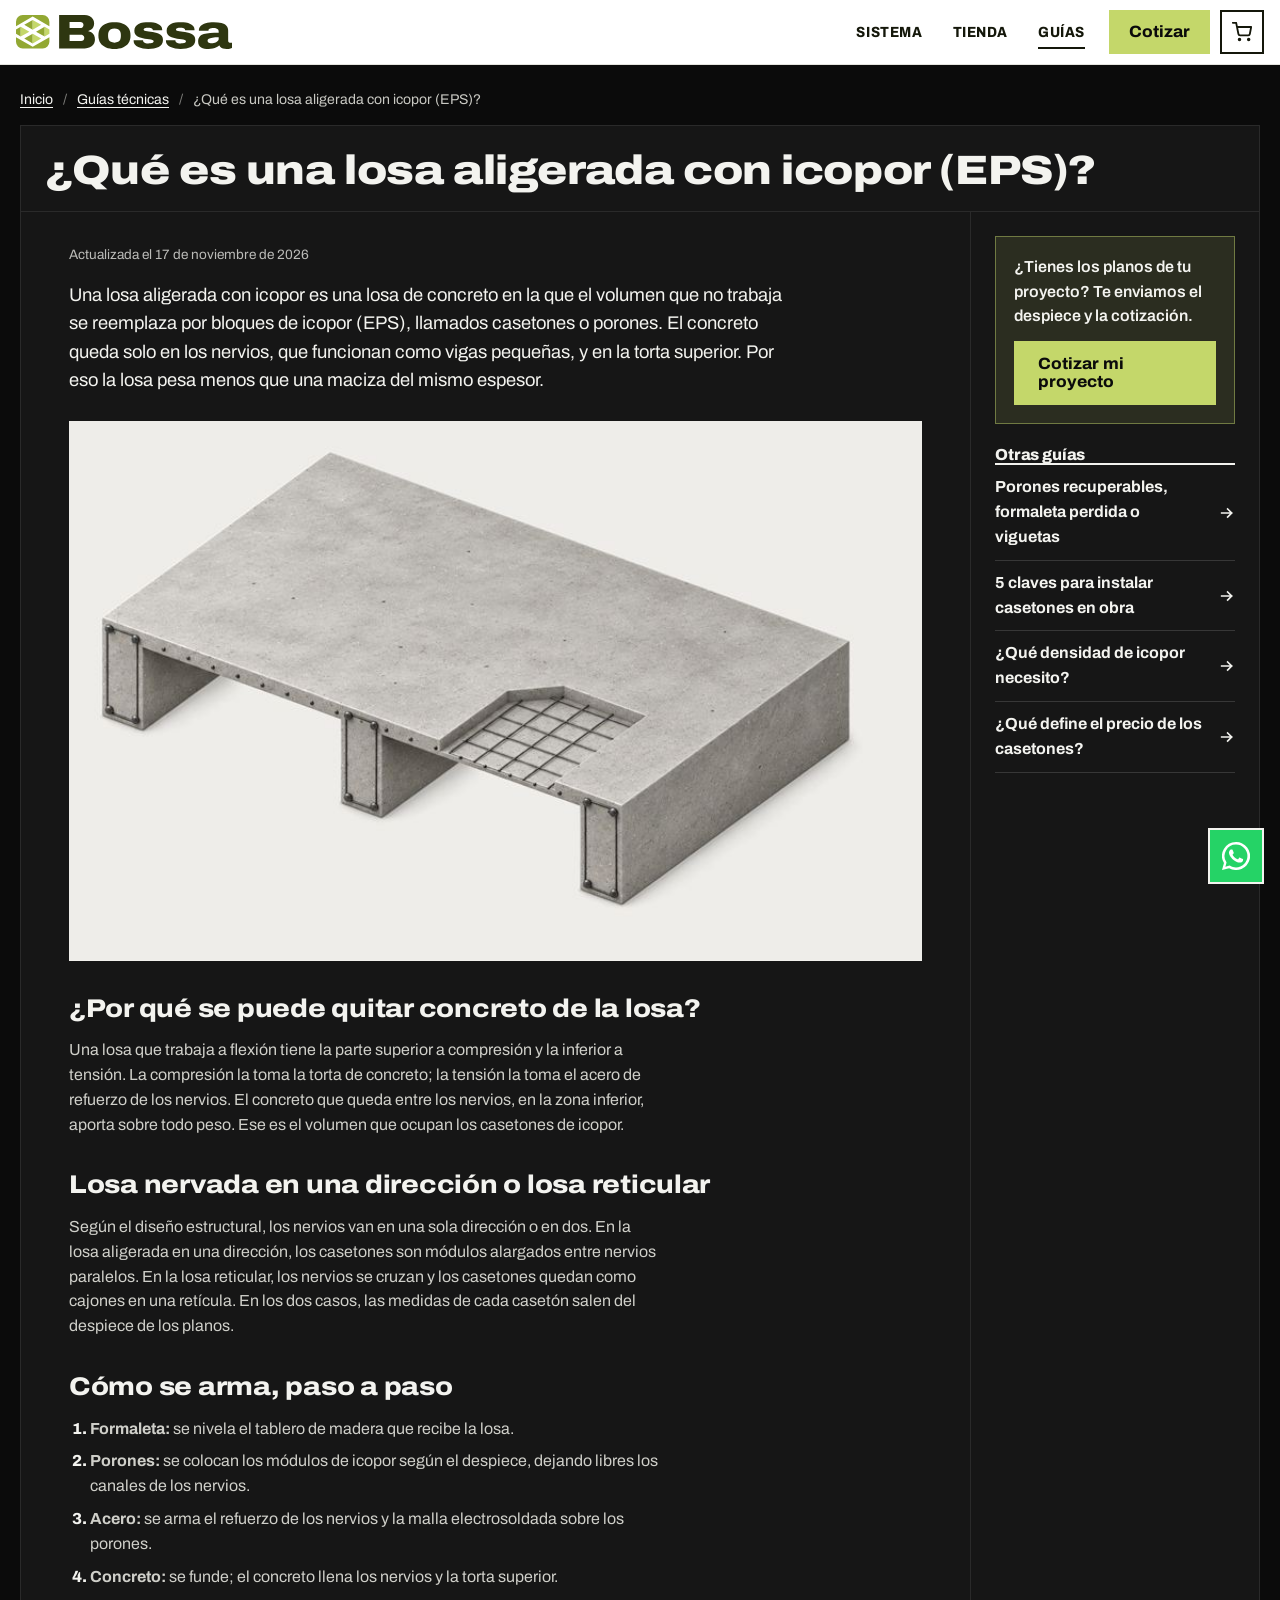
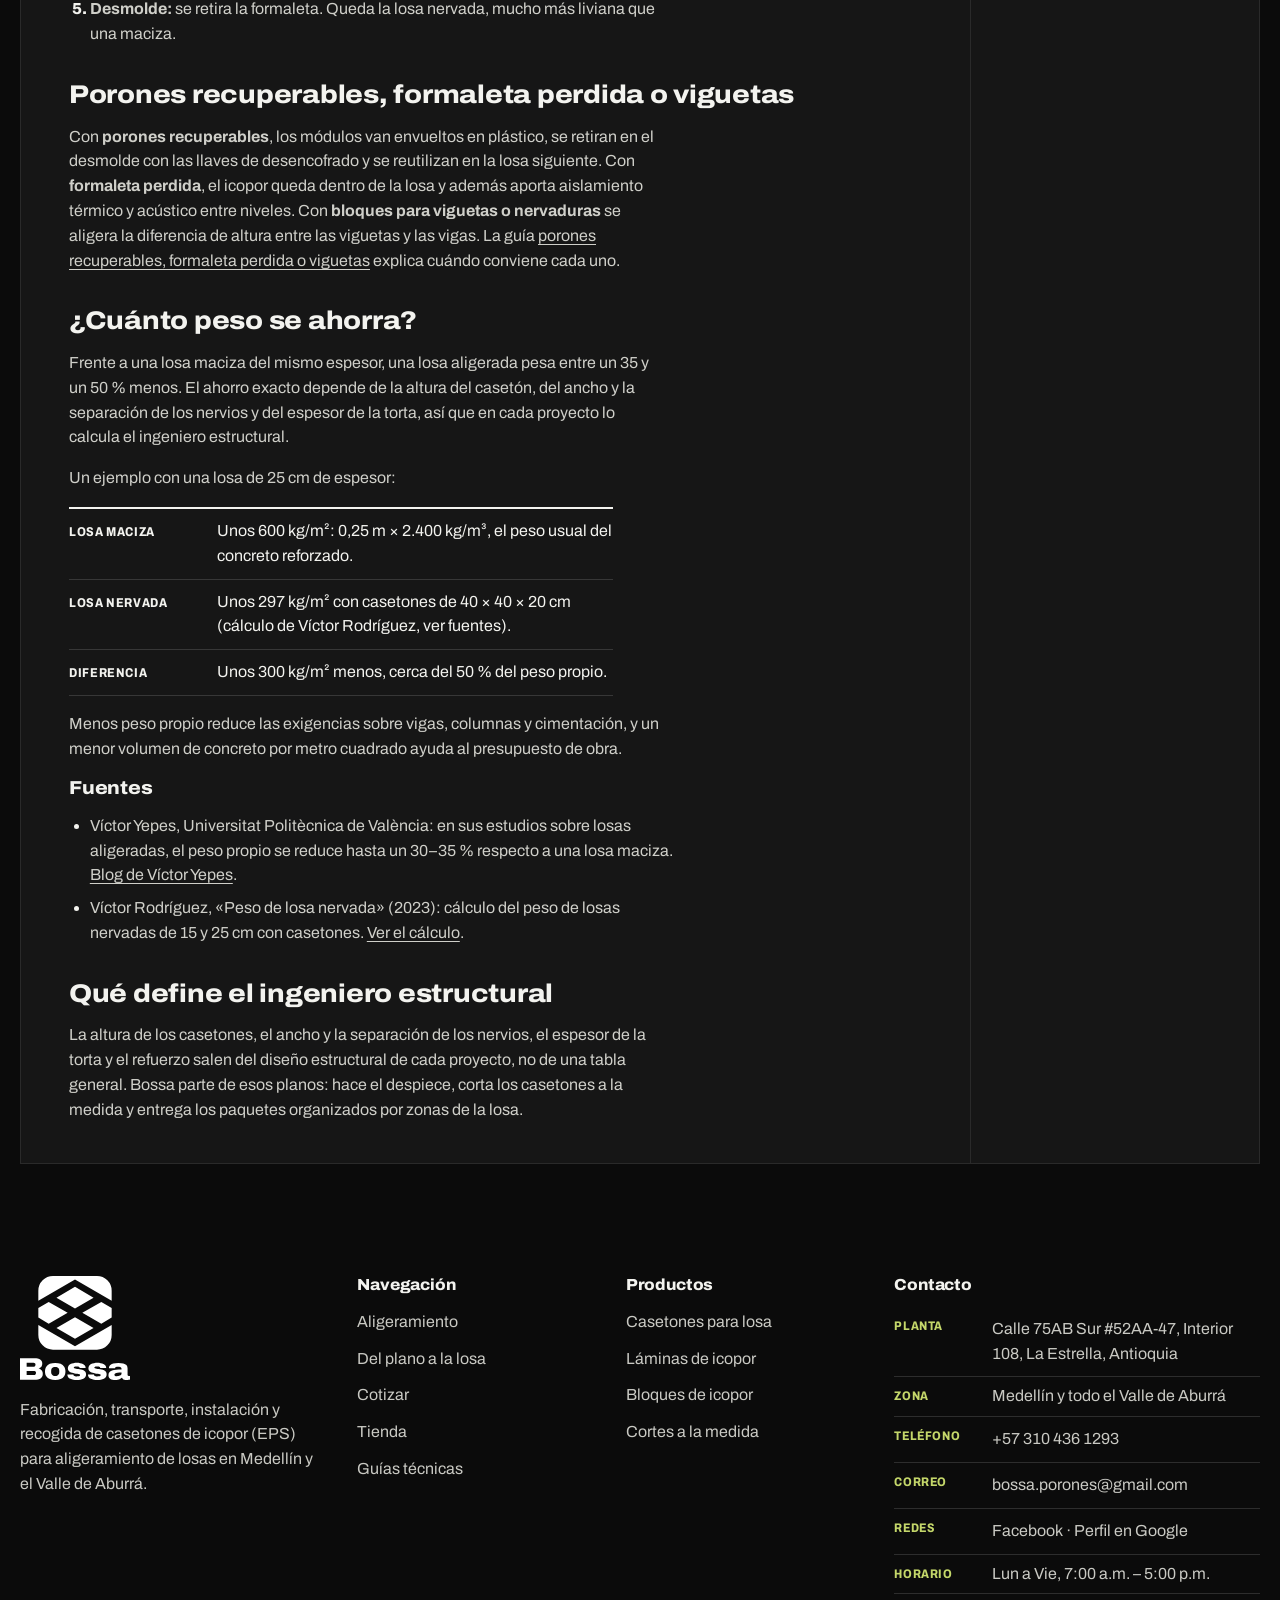
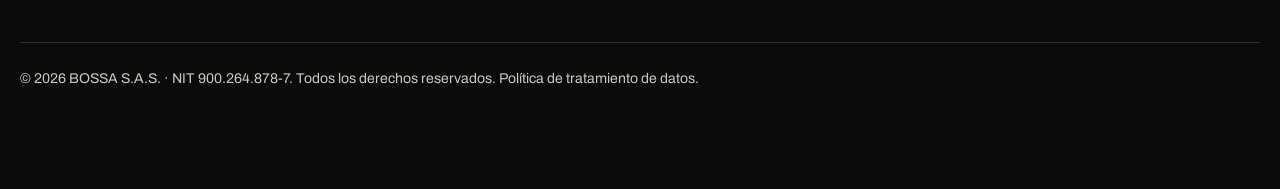
<file: guias/losa-aligerada-eps/index.html>
<!doctype html>
<html lang="es">
<head>
<meta charset="utf-8">
<meta name="viewport" content="width=device-width, initial-scale=1">
<script>document.documentElement.className = "js";</script>
<title>¿Qué es una losa aligerada con icopor (EPS)? | Guía Bossa</title>
<meta name="description" content="Qué es una losa aligerada con casetones de icopor (EPS), por qué funciona, cómo se arma paso a paso y en qué se diferencia de una losa maciza.">
<link rel="canonical" href="https://www.bossacol.com/guias/losa-aligerada-eps/">
<link rel="icon" href="/favicon.ico" sizes="48x48">
<link rel="icon" href="/img/logo-bossa-marca.svg" type="image/svg+xml">
<link rel="icon" href="/img/icono-bossa-192.png" type="image/png" sizes="192x192">
<link rel="apple-touch-icon" href="/img/icono-bossa-180.png">
<meta name="theme-color" content="#FFFFFF">
<meta property="og:type" content="article">
<meta property="og:locale" content="es_CO">
<meta property="og:site_name" content="Bossa">
<meta property="og:url" content="https://www.bossacol.com/guias/losa-aligerada-eps/">
<meta property="og:title" content="¿Qué es una losa aligerada con icopor (EPS)? | Guía Bossa">
<meta property="og:description" content="Qué es una losa aligerada con casetones de icopor (EPS), por qué funciona, cómo se arma paso a paso y en qué se diferencia de una losa maciza.">
<meta property="og:image" content="https://www.bossacol.com/img/og-bossa.jpg">
<meta property="og:image:width" content="1200">
<meta property="og:image:height" content="630">
<meta property="og:image:alt" content="Ilustración del corte de una losa aligerada con bloques de icopor">
<meta name="twitter:card" content="summary_large_image">
<script type="application/ld+json">{"@context":"https://schema.org","@type":"BreadcrumbList","itemListElement":[{"@type":"ListItem","position":1,"name":"Inicio","item":"https://www.bossacol.com/"},{"@type":"ListItem","position":2,"name":"Guías técnicas","item":"https://www.bossacol.com/guias/"},{"@type":"ListItem","position":3,"name":"¿Qué es una losa aligerada con icopor (EPS)?","item":"https://www.bossacol.com/guias/losa-aligerada-eps/"}]}</script>
<script type="application/ld+json">{"@context":"https://schema.org","@type":"Article","@id":"https://www.bossacol.com/guias/losa-aligerada-eps/#articulo","headline":"¿Qué es una losa aligerada con icopor (EPS)?","description":"Qué es una losa aligerada con casetones de icopor (EPS), por qué funciona, cómo se arma paso a paso y en qué se diferencia de una losa maciza.","image":"https://www.bossacol.com/img/og-bossa.jpg","inLanguage":"es-CO","mainEntityOfPage":{"@type":"WebPage","@id":"https://www.bossacol.com/guias/losa-aligerada-eps/"},"datePublished":"2026-11-13","dateModified":"2026-11-17","author":{"@id":"https://www.bossacol.com/#negocio"},"publisher":{"@id":"https://www.bossacol.com/#negocio"},"isPartOf":{"@id":"https://www.bossacol.com/#website"}}</script>
<link rel="preconnect" href="https://fonts.googleapis.com">
<link rel="preconnect" href="https://fonts.gstatic.com" crossorigin>
<link href="https://fonts.googleapis.com/css2?family=Archivo:wdth,wght@75..125,400..900&display=swap" rel="stylesheet">
<link rel="stylesheet" href="/estilos.css?v=20261117c">
</head>
<body>

<header class="barra" id="barra">
  <div class="contenedor">
    <a href="/" class="marca" aria-label="Bossa, inicio"><picture>
      <source media="(max-width: 359px)" srcset="/img/logo-bossa-marca.svg" width="170" height="170">
      <img src="/img/logo-bossa-horizontal.svg" width="1099" height="173" alt="Bossa">
    </picture></a>
    <nav class="navegacion" aria-label="Principal">
      <ul class="menu" id="menu">
        <li><a href="/#sistema">Sistema</a></li>
        <li><a href="/tienda/">Tienda</a></li>
        <li><a href="/guias/" aria-current="page">Guías</a></li>
      </ul>
    </nav>
    <div class="acciones-barra">
      <a href="/cotizar/" class="placa placa-barra">Cotizar</a>
      <button type="button" class="boton-carrito" id="abrirCarrito" aria-label="Ver tu pedido" aria-controls="carrito">
        <svg width="20" height="20" viewBox="0 0 24 24" fill="none" stroke="currentColor" stroke-width="2.2" stroke-linecap="round" stroke-linejoin="round" aria-hidden="true"><circle cx="9" cy="21" r="1"/><circle cx="20" cy="21" r="1"/><path d="M1 1h4l2.7 13.4a2 2 0 0 0 2 1.6h9.7a2 2 0 0 0 2-1.6L23 6H6"/></svg>
        <span class="contador" id="contadorCarrito" aria-hidden="true">0</span>
      </button>
      <button type="button" class="hamburguesa" id="hamburguesa" aria-label="Abrir menú" aria-expanded="false" aria-controls="menu">
        <svg width="20" height="20" viewBox="0 0 24 24" fill="none" stroke="currentColor" stroke-width="2.4" stroke-linecap="square" aria-hidden="true"><path d="M3 6h18M3 12h18M3 18h18"/></svg>
      </button>
    </div>
  </div>
</header>
<main id="principal">
<section class="pagina">
  <div class="contenedor">
    <nav class="migas" aria-label="Ruta de navegación"><ol><li><a href="/">Inicio</a></li><li><a href="/guias/">Guías técnicas</a></li><li aria-current="page">¿Qué es una losa aligerada con icopor (EPS)?</li></ol></nav>
    <article class="tablero">
      <h1 class="franja">¿Qué es una losa aligerada con icopor (EPS)?</h1>
      <div class="articulo-guia">
        <div class="articulo-texto">
<p class="fecha-guia">Actualizada el <time datetime="2026-11-17">17 de noviembre de 2026</time></p>
<p class="entrada">Una losa aligerada con icopor es una losa de concreto en la que el volumen que no trabaja se reemplaza por bloques de icopor (EPS), llamados casetones o porones. El concreto queda solo en los nervios, que funcionan como vigas pequeñas, y en la torta superior. Por eso la losa pesa menos que una maciza del mismo espesor.</p>
<figure>
  <img src="/img/losa-paso-5.jpg" srcset="/img/losa-paso-5-800.jpg 800w, /img/losa-paso-5.jpg 1488w" sizes="(min-width: 901px) 60vw, 100vw" width="1488" height="942" alt="Ilustración de una losa nervada después del desmolde: torta superior de concreto apoyada en nervios, con los vacíos que dejaron los porones" loading="lazy" decoding="async">
</figure>
<h2>¿Por qué se puede quitar concreto de la losa?</h2>
<p>Una losa que trabaja a flexión tiene la parte superior a compresión y la inferior a tensión. La compresión la toma la torta de concreto; la tensión la toma el acero de refuerzo de los nervios. El concreto que queda entre los nervios, en la zona inferior, aporta sobre todo peso. Ese es el volumen que ocupan los casetones de icopor.</p>
<h2>Losa nervada en una dirección o losa reticular</h2>
<p>Según el diseño estructural, los nervios van en una sola dirección o en dos. En la losa aligerada en una dirección, los casetones son módulos alargados entre nervios paralelos. En la losa reticular, los nervios se cruzan y los casetones quedan como cajones en una retícula. En los dos casos, las medidas de cada casetón salen del despiece de los planos.</p>
<h2>Cómo se arma, paso a paso</h2>
<ol>
  <li><b>Formaleta:</b> se nivela el tablero de madera que recibe la losa.</li>
  <li><b>Porones:</b> se colocan los módulos de icopor según el despiece, dejando libres los canales de los nervios.</li>
  <li><b>Acero:</b> se arma el refuerzo de los nervios y la malla electrosoldada sobre los porones.</li>
  <li><b>Concreto:</b> se funde; el concreto llena los nervios y la torta superior.</li>
  <li><b>Desmolde:</b> se retira la formaleta. Queda la losa nervada, mucho más liviana que una maciza.</li>
</ol>
<h2>Porones recuperables, formaleta perdida o viguetas</h2>
<p>Con <b>porones recuperables</b>, los módulos van envueltos en plástico, se retiran en el desmolde con las llaves de desencofrado y se reutilizan en la losa siguiente. Con <b>formaleta perdida</b>, el icopor queda dentro de la losa y además aporta aislamiento térmico y acústico entre niveles. Con <b>bloques para viguetas o nervaduras</b> se aligera la diferencia de altura entre las viguetas y las vigas. La guía <a href="/guias/casetones-recuperables-vs-perdidos/">porones recuperables, formaleta perdida o viguetas</a> explica cuándo conviene cada uno.</p>
<h2 id="cuanto-peso">¿Cuánto peso se ahorra?</h2>
<p>Frente a una losa maciza del mismo espesor, una losa aligerada pesa entre un 35 y un 50 % menos. El ahorro exacto depende de la altura del casetón, del ancho y la separación de los nervios y del espesor de la torta, así que en cada proyecto lo calcula el ingeniero estructural.</p>
<p>Un ejemplo con una losa de 25 cm de espesor:</p>
<dl class="filas">
  <div><dt>Losa maciza</dt><dd>Unos 600 kg/m²: 0,25 m × 2.400 kg/m³, el peso usual del concreto reforzado.</dd></div>
  <div><dt>Losa nervada</dt><dd>Unos 297 kg/m² con casetones de 40 × 40 × 20 cm (cálculo de Víctor Rodríguez, ver fuentes).</dd></div>
  <div><dt>Diferencia</dt><dd>Unos 300 kg/m² menos, cerca del 50 % del peso propio.</dd></div>
</dl>
<p>Menos peso propio reduce las exigencias sobre vigas, columnas y cimentación, y un menor volumen de concreto por metro cuadrado ayuda al presupuesto de obra.</p>
<h3>Fuentes</h3>
<ul>
  <li>Víctor Yepes, Universitat Politècnica de València: en sus estudios sobre losas aligeradas, el peso propio se reduce hasta un 30–35 % respecto a una losa maciza. <a href="https://victoryepes.blogs.upv.es/tag/losas-aligeradas/" target="_blank" rel="noopener">Blog de Víctor Yepes</a>.</li>
  <li>Víctor Rodríguez, «Peso de losa nervada» (2023): cálculo del peso de losas nervadas de 15 y 25 cm con casetones. <a href="https://elblogdevictorbu.wordpress.com/2023/07/01/peso-de-losa-nervada/" target="_blank" rel="noopener">Ver el cálculo</a>.</li>
</ul>
<h2>Qué define el ingeniero estructural</h2>
<p>La altura de los casetones, el ancho y la separación de los nervios, el espesor de la torta y el refuerzo salen del diseño estructural de cada proyecto, no de una tabla general. Bossa parte de esos planos: hace el despiece, corta los casetones a la medida y entrega los paquetes organizados por zonas de la losa.</p>
        </div>
        <aside class="articulo-lateral">
          <div class="llamado"><p>¿Tienes los planos de tu proyecto? Te enviamos el despiece y la cotización.</p><a class="placa" href="/cotizar/">Cotizar mi proyecto</a></div>
          <div><h2>Otras guías</h2><ul class="lista-enlaces"><li><a href="/guias/casetones-recuperables-vs-perdidos/">Porones recuperables, formaleta perdida o viguetas<svg width="16" height="16" viewBox="0 0 24 24" fill="none" stroke="currentColor" stroke-width="2.5" stroke-linecap="square" aria-hidden="true"><path d="M4 12h15M13 6l6 6-6 6"/></svg></a></li><li><a href="/guias/instalar-porones/">5 claves para instalar casetones en obra<svg width="16" height="16" viewBox="0 0 24 24" fill="none" stroke="currentColor" stroke-width="2.5" stroke-linecap="square" aria-hidden="true"><path d="M4 12h15M13 6l6 6-6 6"/></svg></a></li><li><a href="/guias/densidad-icopor/">¿Qué densidad de icopor necesito?<svg width="16" height="16" viewBox="0 0 24 24" fill="none" stroke="currentColor" stroke-width="2.5" stroke-linecap="square" aria-hidden="true"><path d="M4 12h15M13 6l6 6-6 6"/></svg></a></li><li><a href="/guias/precio-casetones/">¿Qué define el precio de los casetones?<svg width="16" height="16" viewBox="0 0 24 24" fill="none" stroke="currentColor" stroke-width="2.5" stroke-linecap="square" aria-hidden="true"><path d="M4 12h15M13 6l6 6-6 6"/></svg></a></li></ul></div>
        </aside>
      </div>
    </article>
  </div>
</section>
</main>

<footer class="pie" id="pie">
  <div class="contenedor">
    <div class="columnas">
      <div>
        <div class="logo-pie"><img src="/img/logo-bossa-vertical-blanco.svg" width="255" height="240" alt="Bossa" loading="lazy"></div>
        <p>Fabricación, transporte, instalación y recogida de casetones de icopor (EPS) para aligeramiento de losas en Medellín y el Valle de Aburrá.</p>
      </div>
      <nav aria-label="Pie de página">
        <h2>Navegación</h2>
        <ul>
          <li><a href="/#beneficios">Aligeramiento</a></li>
          <li><a href="/#sistema">Del plano a la losa</a></li>
          <li><a href="/cotizar/">Cotizar</a></li>
          <li><a href="/tienda/">Tienda</a></li>
          <li><a href="/guias/">Guías técnicas</a></li>
        </ul>
      </nav>
      <div>
        <h2>Productos</h2>
        <ul>
          <li><a href="/cotizar/">Casetones para losa</a></li>
          <li><a href="/tienda/laminas-de-icopor/">Láminas de icopor</a></li>
          <li><a href="/tienda/">Bloques de icopor</a></li>
          <li><a href="/tienda/">Cortes a la medida</a></li>
        </ul>
      </div>
      <div>
        <h2>Contacto</h2>
        <dl class="datos-pie">
          <div><dt>Planta</dt><dd><a href="https://www.google.com/search?kgmid=/g/11_00zgj2v&q=Bossa" target="_blank" rel="noopener">Calle 75AB Sur #52AA-47, Interior 108, La Estrella, Antioquia</a></dd></div>
          <div><dt>Zona</dt><dd>Medellín y todo el Valle de Aburrá</dd></div>
          <div><dt>Teléfono</dt><dd><a href="tel:+573104361293">+57 310 436 1293</a></dd></div>
          <div><dt>Correo</dt><dd><a href="mailto:bossa.porones@gmail.com">bossa.porones@gmail.com</a></dd></div>
          <div><dt>Redes</dt><dd><a href="https://www.facebook.com/AligeramientoBossa/" target="_blank" rel="noopener">Facebook</a> · <a href="https://www.google.com/search?kgmid=/g/11_00zgj2v&q=Bossa" target="_blank" rel="noopener">Perfil en Google</a></dd></div>
          <div><dt>Horario</dt><dd>Lun a Vie, 7:00 a.m. – 5:00 p.m.</dd></div>
        </dl>
      </div>
    </div>
    <div class="legal">© <span id="anio">2026</span> BOSSA S.A.S. · NIT 900.264.878-7. Todos los derechos reservados. <a href="/politica-de-datos/">Política de tratamiento de datos</a>.</div>
  </div>
</footer>
<div class="velo" id="velo"></div>
<aside class="carrito" id="carrito" role="dialog" aria-modal="true" aria-labelledby="tituloCarrito" aria-hidden="true" inert>
  <header><h2 id="tituloCarrito">Tu pedido</h2><button type="button" id="cerrarCarrito" aria-label="Cerrar pedido">
    <svg width="20" height="20" viewBox="0 0 24 24" fill="none" stroke="currentColor" stroke-width="2.6" stroke-linecap="square" aria-hidden="true"><path d="M5 5l14 14M19 5 5 19"/></svg></button></header>
  <div class="items-carrito" id="itemsCarrito"></div>
  <footer>
    <button type="button" class="placa" id="enviarPedido">Pedir cotización por WhatsApp</button>
    <small>Te respondemos con el precio, la disponibilidad y el costo de envío.</small>
  </footer>
</aside>

<a class="whatsapp" id="botonWhatsapp" href="https://wa.me/573104361293?text=Hola%20Bossa%2C%20quiero%20informaci%C3%B3n%20sobre%20aligeramiento%20de%20losas%20con%20EPS." target="_blank" rel="noopener" aria-label="Escríbenos por WhatsApp">
  <svg width="28" height="28" viewBox="0 0 24 24" fill="currentColor" aria-hidden="true"><path d="M17.5 14.4c-.3-.1-1.8-.9-2-1-.3-.1-.5-.1-.7.1-.2.3-.8 1-.9 1.2-.2.2-.3.2-.6.1-.3-.1-1.3-.5-2.4-1.5-.9-.8-1.5-1.8-1.7-2.1-.2-.3 0-.5.1-.6l.4-.5c.2-.2.2-.3.3-.5.1-.2 0-.4 0-.5l-.9-2.2c-.2-.6-.5-.5-.7-.5h-.6c-.2 0-.5.1-.8.4-.3.3-1 1-1 2.5s1.1 2.9 1.2 3.1c.1.2 2.1 3.2 5.1 4.5.7.3 1.3.5 1.7.6.7.2 1.4.2 1.9.1.6-.1 1.8-.7 2-1.4.2-.7.2-1.3.2-1.4-.1-.2-.3-.3-.6-.4zM12 21.8c-1.8 0-3.5-.5-5-1.4l-.4-.2-3.7 1 1-3.6-.2-.4A9.8 9.8 0 0 1 12 2.2a9.8 9.8 0 0 1 0 19.6zM12 0a12 12 0 0 0-10.3 18.1L0 24l6.1-1.6A12 12 0 1 0 12 0z"/></svg>
</a>


<script src="/app.js?v=20261117c" defer></script>
</body>
</html>
</file>
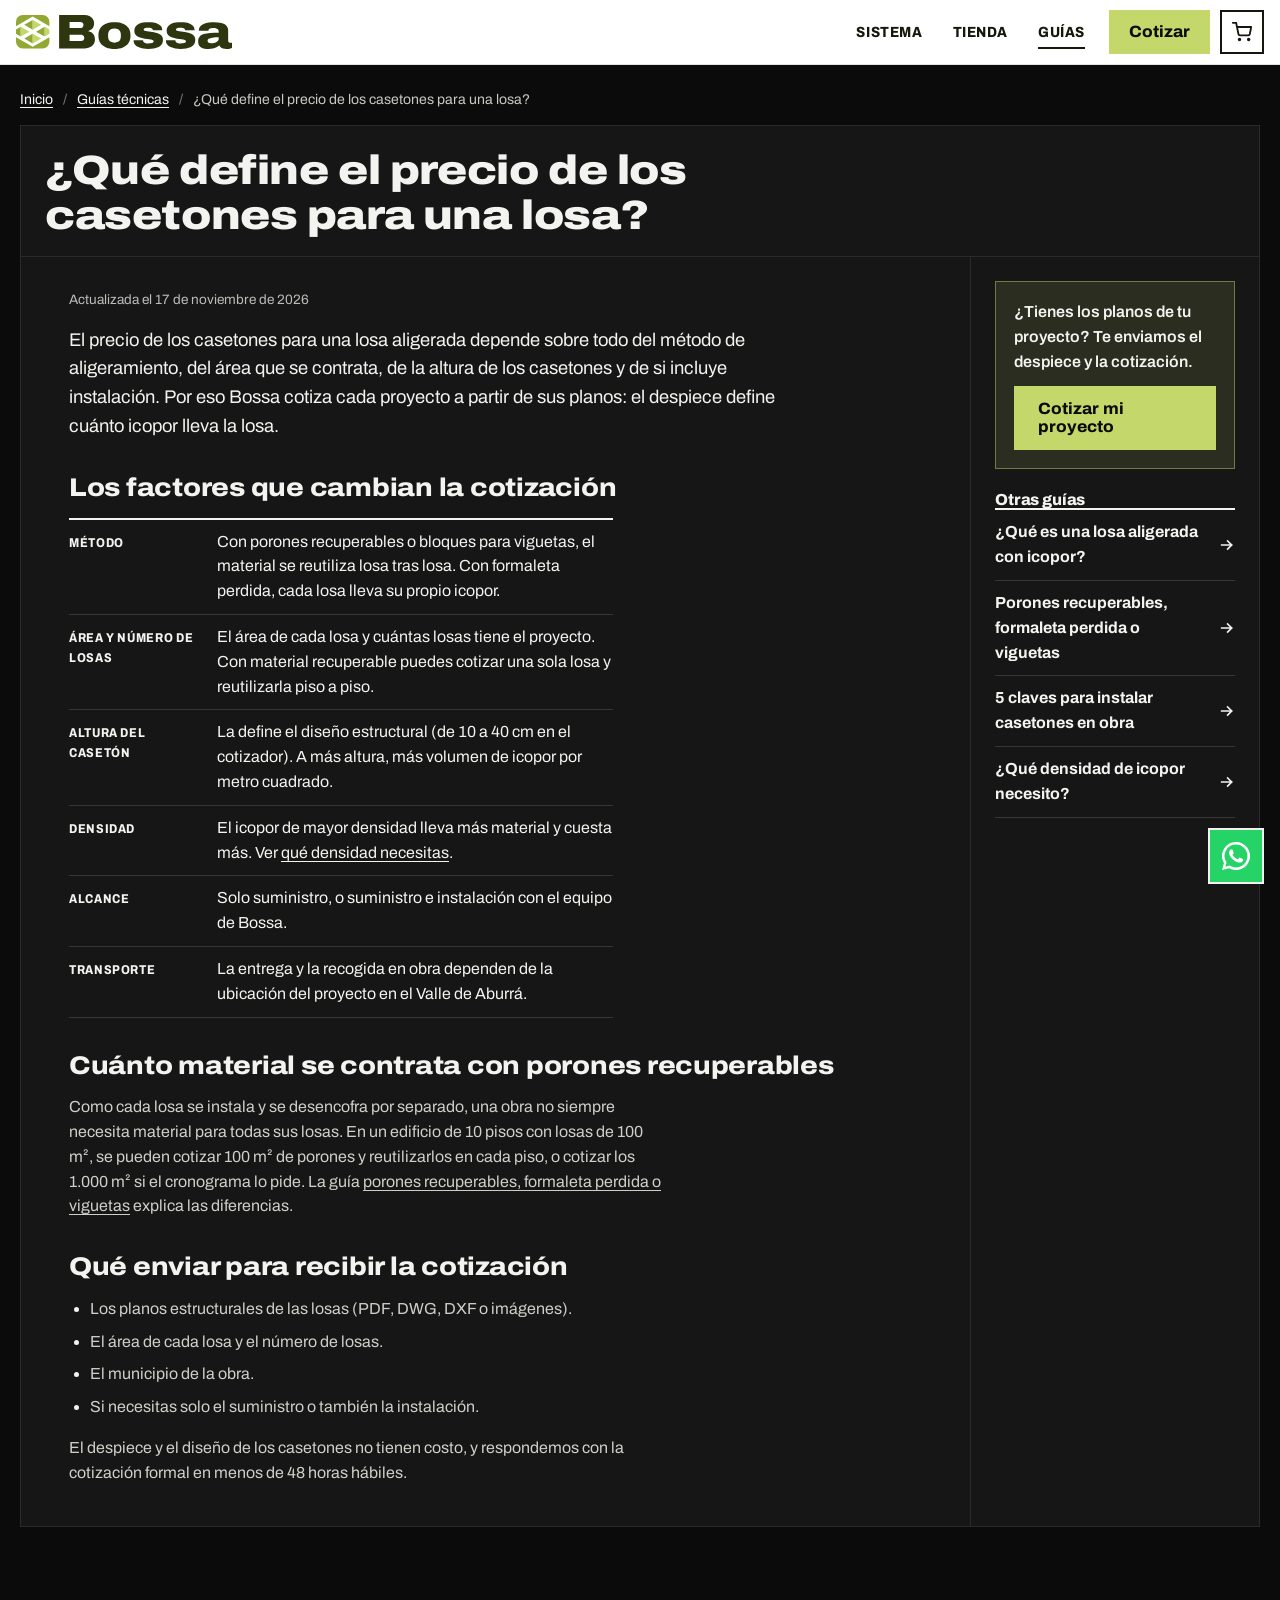
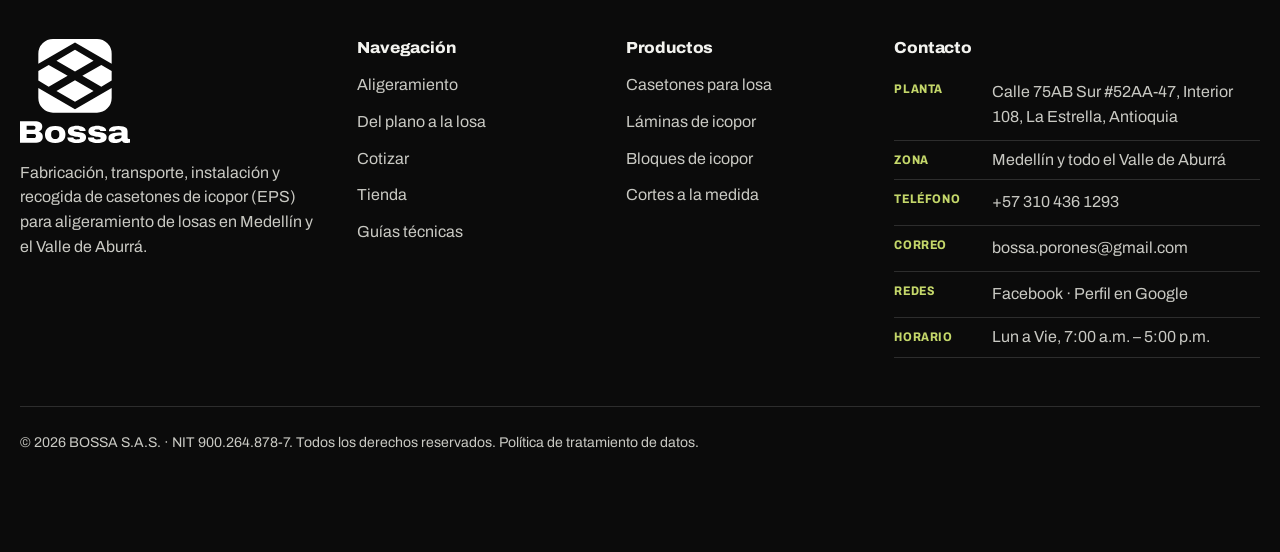
<file: guias/precio-casetones/index.html>
<!doctype html>
<html lang="es">
<head>
<meta charset="utf-8">
<meta name="viewport" content="width=device-width, initial-scale=1">
<script>document.documentElement.className = "js";</script>
<title>¿Qué define el precio de los casetones para una losa? | Guía Bossa</title>
<meta name="description" content="Qué factores cambian la cotización de casetones de icopor para losa aligerada: método, área, número de losas, altura, densidad, instalación y transporte.">
<link rel="canonical" href="https://www.bossacol.com/guias/precio-casetones/">
<link rel="icon" href="/favicon.ico" sizes="48x48">
<link rel="icon" href="/img/logo-bossa-marca.svg" type="image/svg+xml">
<link rel="icon" href="/img/icono-bossa-192.png" type="image/png" sizes="192x192">
<link rel="apple-touch-icon" href="/img/icono-bossa-180.png">
<meta name="theme-color" content="#FFFFFF">
<meta property="og:type" content="article">
<meta property="og:locale" content="es_CO">
<meta property="og:site_name" content="Bossa">
<meta property="og:url" content="https://www.bossacol.com/guias/precio-casetones/">
<meta property="og:title" content="¿Qué define el precio de los casetones para una losa? | Guía Bossa">
<meta property="og:description" content="Qué factores cambian la cotización de casetones de icopor para losa aligerada: método, área, número de losas, altura, densidad, instalación y transporte.">
<meta property="og:image" content="https://www.bossacol.com/img/og-bossa.jpg">
<meta property="og:image:width" content="1200">
<meta property="og:image:height" content="630">
<meta property="og:image:alt" content="Ilustración del corte de una losa aligerada con bloques de icopor">
<meta name="twitter:card" content="summary_large_image">
<script type="application/ld+json">{"@context":"https://schema.org","@type":"BreadcrumbList","itemListElement":[{"@type":"ListItem","position":1,"name":"Inicio","item":"https://www.bossacol.com/"},{"@type":"ListItem","position":2,"name":"Guías técnicas","item":"https://www.bossacol.com/guias/"},{"@type":"ListItem","position":3,"name":"¿Qué define el precio de los casetones para una losa?","item":"https://www.bossacol.com/guias/precio-casetones/"}]}</script>
<script type="application/ld+json">{"@context":"https://schema.org","@type":"Article","@id":"https://www.bossacol.com/guias/precio-casetones/#articulo","headline":"¿Qué define el precio de los casetones para una losa?","description":"Qué factores cambian la cotización de casetones de icopor para losa aligerada: método, área, número de losas, altura, densidad, instalación y transporte.","image":"https://www.bossacol.com/img/og-bossa.jpg","inLanguage":"es-CO","mainEntityOfPage":{"@type":"WebPage","@id":"https://www.bossacol.com/guias/precio-casetones/"},"datePublished":"2026-11-17","dateModified":"2026-11-17","author":{"@id":"https://www.bossacol.com/#negocio"},"publisher":{"@id":"https://www.bossacol.com/#negocio"},"isPartOf":{"@id":"https://www.bossacol.com/#website"}}</script>
<link rel="preconnect" href="https://fonts.googleapis.com">
<link rel="preconnect" href="https://fonts.gstatic.com" crossorigin>
<link href="https://fonts.googleapis.com/css2?family=Archivo:wdth,wght@75..125,400..900&display=swap" rel="stylesheet">
<link rel="stylesheet" href="/estilos.css?v=20261117c">
</head>
<body>

<header class="barra" id="barra">
  <div class="contenedor">
    <a href="/" class="marca" aria-label="Bossa, inicio"><picture>
      <source media="(max-width: 359px)" srcset="/img/logo-bossa-marca.svg" width="170" height="170">
      <img src="/img/logo-bossa-horizontal.svg" width="1099" height="173" alt="Bossa">
    </picture></a>
    <nav class="navegacion" aria-label="Principal">
      <ul class="menu" id="menu">
        <li><a href="/#sistema">Sistema</a></li>
        <li><a href="/tienda/">Tienda</a></li>
        <li><a href="/guias/" aria-current="page">Guías</a></li>
      </ul>
    </nav>
    <div class="acciones-barra">
      <a href="/cotizar/" class="placa placa-barra">Cotizar</a>
      <button type="button" class="boton-carrito" id="abrirCarrito" aria-label="Ver tu pedido" aria-controls="carrito">
        <svg width="20" height="20" viewBox="0 0 24 24" fill="none" stroke="currentColor" stroke-width="2.2" stroke-linecap="round" stroke-linejoin="round" aria-hidden="true"><circle cx="9" cy="21" r="1"/><circle cx="20" cy="21" r="1"/><path d="M1 1h4l2.7 13.4a2 2 0 0 0 2 1.6h9.7a2 2 0 0 0 2-1.6L23 6H6"/></svg>
        <span class="contador" id="contadorCarrito" aria-hidden="true">0</span>
      </button>
      <button type="button" class="hamburguesa" id="hamburguesa" aria-label="Abrir menú" aria-expanded="false" aria-controls="menu">
        <svg width="20" height="20" viewBox="0 0 24 24" fill="none" stroke="currentColor" stroke-width="2.4" stroke-linecap="square" aria-hidden="true"><path d="M3 6h18M3 12h18M3 18h18"/></svg>
      </button>
    </div>
  </div>
</header>
<main id="principal">
<section class="pagina">
  <div class="contenedor">
    <nav class="migas" aria-label="Ruta de navegación"><ol><li><a href="/">Inicio</a></li><li><a href="/guias/">Guías técnicas</a></li><li aria-current="page">¿Qué define el precio de los casetones para una losa?</li></ol></nav>
    <article class="tablero">
      <h1 class="franja">¿Qué define el precio de los casetones para una losa?</h1>
      <div class="articulo-guia">
        <div class="articulo-texto">
<p class="fecha-guia">Actualizada el <time datetime="2026-11-17">17 de noviembre de 2026</time></p>
<p class="entrada">El precio de los casetones para una losa aligerada depende sobre todo del método de aligeramiento, del área que se contrata, de la altura de los casetones y de si incluye instalación. Por eso Bossa cotiza cada proyecto a partir de sus planos: el despiece define cuánto icopor lleva la losa.</p>
<h2>Los factores que cambian la cotización</h2>
<dl class="filas">
  <div><dt>Método</dt><dd>Con porones recuperables o bloques para viguetas, el material se reutiliza losa tras losa. Con formaleta perdida, cada losa lleva su propio icopor.</dd></div>
  <div><dt>Área y número de losas</dt><dd>El área de cada losa y cuántas losas tiene el proyecto. Con material recuperable puedes cotizar una sola losa y reutilizarla piso a piso.</dd></div>
  <div><dt>Altura del casetón</dt><dd>La define el diseño estructural (de 10 a 40 cm en el cotizador). A más altura, más volumen de icopor por metro cuadrado.</dd></div>
  <div><dt>Densidad</dt><dd>El icopor de mayor densidad lleva más material y cuesta más. Ver <a href="/guias/densidad-icopor/">qué densidad necesitas</a>.</dd></div>
  <div><dt>Alcance</dt><dd>Solo suministro, o suministro e instalación con el equipo de Bossa.</dd></div>
  <div><dt>Transporte</dt><dd>La entrega y la recogida en obra dependen de la ubicación del proyecto en el Valle de Aburrá.</dd></div>
</dl>
<h2>Cuánto material se contrata con porones recuperables</h2>
<p>Como cada losa se instala y se desencofra por separado, una obra no siempre necesita material para todas sus losas. En un edificio de 10 pisos con losas de 100 m², se pueden cotizar 100 m² de porones y reutilizarlos en cada piso, o cotizar los 1.000 m² si el cronograma lo pide. La guía <a href="/guias/casetones-recuperables-vs-perdidos/">porones recuperables, formaleta perdida o viguetas</a> explica las diferencias.</p>
<h2>Qué enviar para recibir la cotización</h2>
<ul>
  <li>Los planos estructurales de las losas (PDF, DWG, DXF o imágenes).</li>
  <li>El área de cada losa y el número de losas.</li>
  <li>El municipio de la obra.</li>
  <li>Si necesitas solo el suministro o también la instalación.</li>
</ul>
<p>El despiece y el diseño de los casetones no tienen costo, y respondemos con la cotización formal en menos de 48 horas hábiles.</p>
        </div>
        <aside class="articulo-lateral">
          <div class="llamado"><p>¿Tienes los planos de tu proyecto? Te enviamos el despiece y la cotización.</p><a class="placa" href="/cotizar/">Cotizar mi proyecto</a></div>
          <div><h2>Otras guías</h2><ul class="lista-enlaces"><li><a href="/guias/losa-aligerada-eps/">¿Qué es una losa aligerada con icopor?<svg width="16" height="16" viewBox="0 0 24 24" fill="none" stroke="currentColor" stroke-width="2.5" stroke-linecap="square" aria-hidden="true"><path d="M4 12h15M13 6l6 6-6 6"/></svg></a></li><li><a href="/guias/casetones-recuperables-vs-perdidos/">Porones recuperables, formaleta perdida o viguetas<svg width="16" height="16" viewBox="0 0 24 24" fill="none" stroke="currentColor" stroke-width="2.5" stroke-linecap="square" aria-hidden="true"><path d="M4 12h15M13 6l6 6-6 6"/></svg></a></li><li><a href="/guias/instalar-porones/">5 claves para instalar casetones en obra<svg width="16" height="16" viewBox="0 0 24 24" fill="none" stroke="currentColor" stroke-width="2.5" stroke-linecap="square" aria-hidden="true"><path d="M4 12h15M13 6l6 6-6 6"/></svg></a></li><li><a href="/guias/densidad-icopor/">¿Qué densidad de icopor necesito?<svg width="16" height="16" viewBox="0 0 24 24" fill="none" stroke="currentColor" stroke-width="2.5" stroke-linecap="square" aria-hidden="true"><path d="M4 12h15M13 6l6 6-6 6"/></svg></a></li></ul></div>
        </aside>
      </div>
    </article>
  </div>
</section>
</main>

<footer class="pie" id="pie">
  <div class="contenedor">
    <div class="columnas">
      <div>
        <div class="logo-pie"><img src="/img/logo-bossa-vertical-blanco.svg" width="255" height="240" alt="Bossa" loading="lazy"></div>
        <p>Fabricación, transporte, instalación y recogida de casetones de icopor (EPS) para aligeramiento de losas en Medellín y el Valle de Aburrá.</p>
      </div>
      <nav aria-label="Pie de página">
        <h2>Navegación</h2>
        <ul>
          <li><a href="/#beneficios">Aligeramiento</a></li>
          <li><a href="/#sistema">Del plano a la losa</a></li>
          <li><a href="/cotizar/">Cotizar</a></li>
          <li><a href="/tienda/">Tienda</a></li>
          <li><a href="/guias/">Guías técnicas</a></li>
        </ul>
      </nav>
      <div>
        <h2>Productos</h2>
        <ul>
          <li><a href="/cotizar/">Casetones para losa</a></li>
          <li><a href="/tienda/laminas-de-icopor/">Láminas de icopor</a></li>
          <li><a href="/tienda/">Bloques de icopor</a></li>
          <li><a href="/tienda/">Cortes a la medida</a></li>
        </ul>
      </div>
      <div>
        <h2>Contacto</h2>
        <dl class="datos-pie">
          <div><dt>Planta</dt><dd><a href="https://www.google.com/search?kgmid=/g/11_00zgj2v&q=Bossa" target="_blank" rel="noopener">Calle 75AB Sur #52AA-47, Interior 108, La Estrella, Antioquia</a></dd></div>
          <div><dt>Zona</dt><dd>Medellín y todo el Valle de Aburrá</dd></div>
          <div><dt>Teléfono</dt><dd><a href="tel:+573104361293">+57 310 436 1293</a></dd></div>
          <div><dt>Correo</dt><dd><a href="mailto:bossa.porones@gmail.com">bossa.porones@gmail.com</a></dd></div>
          <div><dt>Redes</dt><dd><a href="https://www.facebook.com/AligeramientoBossa/" target="_blank" rel="noopener">Facebook</a> · <a href="https://www.google.com/search?kgmid=/g/11_00zgj2v&q=Bossa" target="_blank" rel="noopener">Perfil en Google</a></dd></div>
          <div><dt>Horario</dt><dd>Lun a Vie, 7:00 a.m. – 5:00 p.m.</dd></div>
        </dl>
      </div>
    </div>
    <div class="legal">© <span id="anio">2026</span> BOSSA S.A.S. · NIT 900.264.878-7. Todos los derechos reservados. <a href="/politica-de-datos/">Política de tratamiento de datos</a>.</div>
  </div>
</footer>
<div class="velo" id="velo"></div>
<aside class="carrito" id="carrito" role="dialog" aria-modal="true" aria-labelledby="tituloCarrito" aria-hidden="true" inert>
  <header><h2 id="tituloCarrito">Tu pedido</h2><button type="button" id="cerrarCarrito" aria-label="Cerrar pedido">
    <svg width="20" height="20" viewBox="0 0 24 24" fill="none" stroke="currentColor" stroke-width="2.6" stroke-linecap="square" aria-hidden="true"><path d="M5 5l14 14M19 5 5 19"/></svg></button></header>
  <div class="items-carrito" id="itemsCarrito"></div>
  <footer>
    <button type="button" class="placa" id="enviarPedido">Pedir cotización por WhatsApp</button>
    <small>Te respondemos con el precio, la disponibilidad y el costo de envío.</small>
  </footer>
</aside>

<a class="whatsapp" id="botonWhatsapp" href="https://wa.me/573104361293?text=Hola%20Bossa%2C%20quiero%20informaci%C3%B3n%20sobre%20aligeramiento%20de%20losas%20con%20EPS." target="_blank" rel="noopener" aria-label="Escríbenos por WhatsApp">
  <svg width="28" height="28" viewBox="0 0 24 24" fill="currentColor" aria-hidden="true"><path d="M17.5 14.4c-.3-.1-1.8-.9-2-1-.3-.1-.5-.1-.7.1-.2.3-.8 1-.9 1.2-.2.2-.3.2-.6.1-.3-.1-1.3-.5-2.4-1.5-.9-.8-1.5-1.8-1.7-2.1-.2-.3 0-.5.1-.6l.4-.5c.2-.2.2-.3.3-.5.1-.2 0-.4 0-.5l-.9-2.2c-.2-.6-.5-.5-.7-.5h-.6c-.2 0-.5.1-.8.4-.3.3-1 1-1 2.5s1.1 2.9 1.2 3.1c.1.2 2.1 3.2 5.1 4.5.7.3 1.3.5 1.7.6.7.2 1.4.2 1.9.1.6-.1 1.8-.7 2-1.4.2-.7.2-1.3.2-1.4-.1-.2-.3-.3-.6-.4zM12 21.8c-1.8 0-3.5-.5-5-1.4l-.4-.2-3.7 1 1-3.6-.2-.4A9.8 9.8 0 0 1 12 2.2a9.8 9.8 0 0 1 0 19.6zM12 0a12 12 0 0 0-10.3 18.1L0 24l6.1-1.6A12 12 0 1 0 12 0z"/></svg>
</a>


<script src="/app.js?v=20261117c" defer></script>
</body>
</html>
</file>
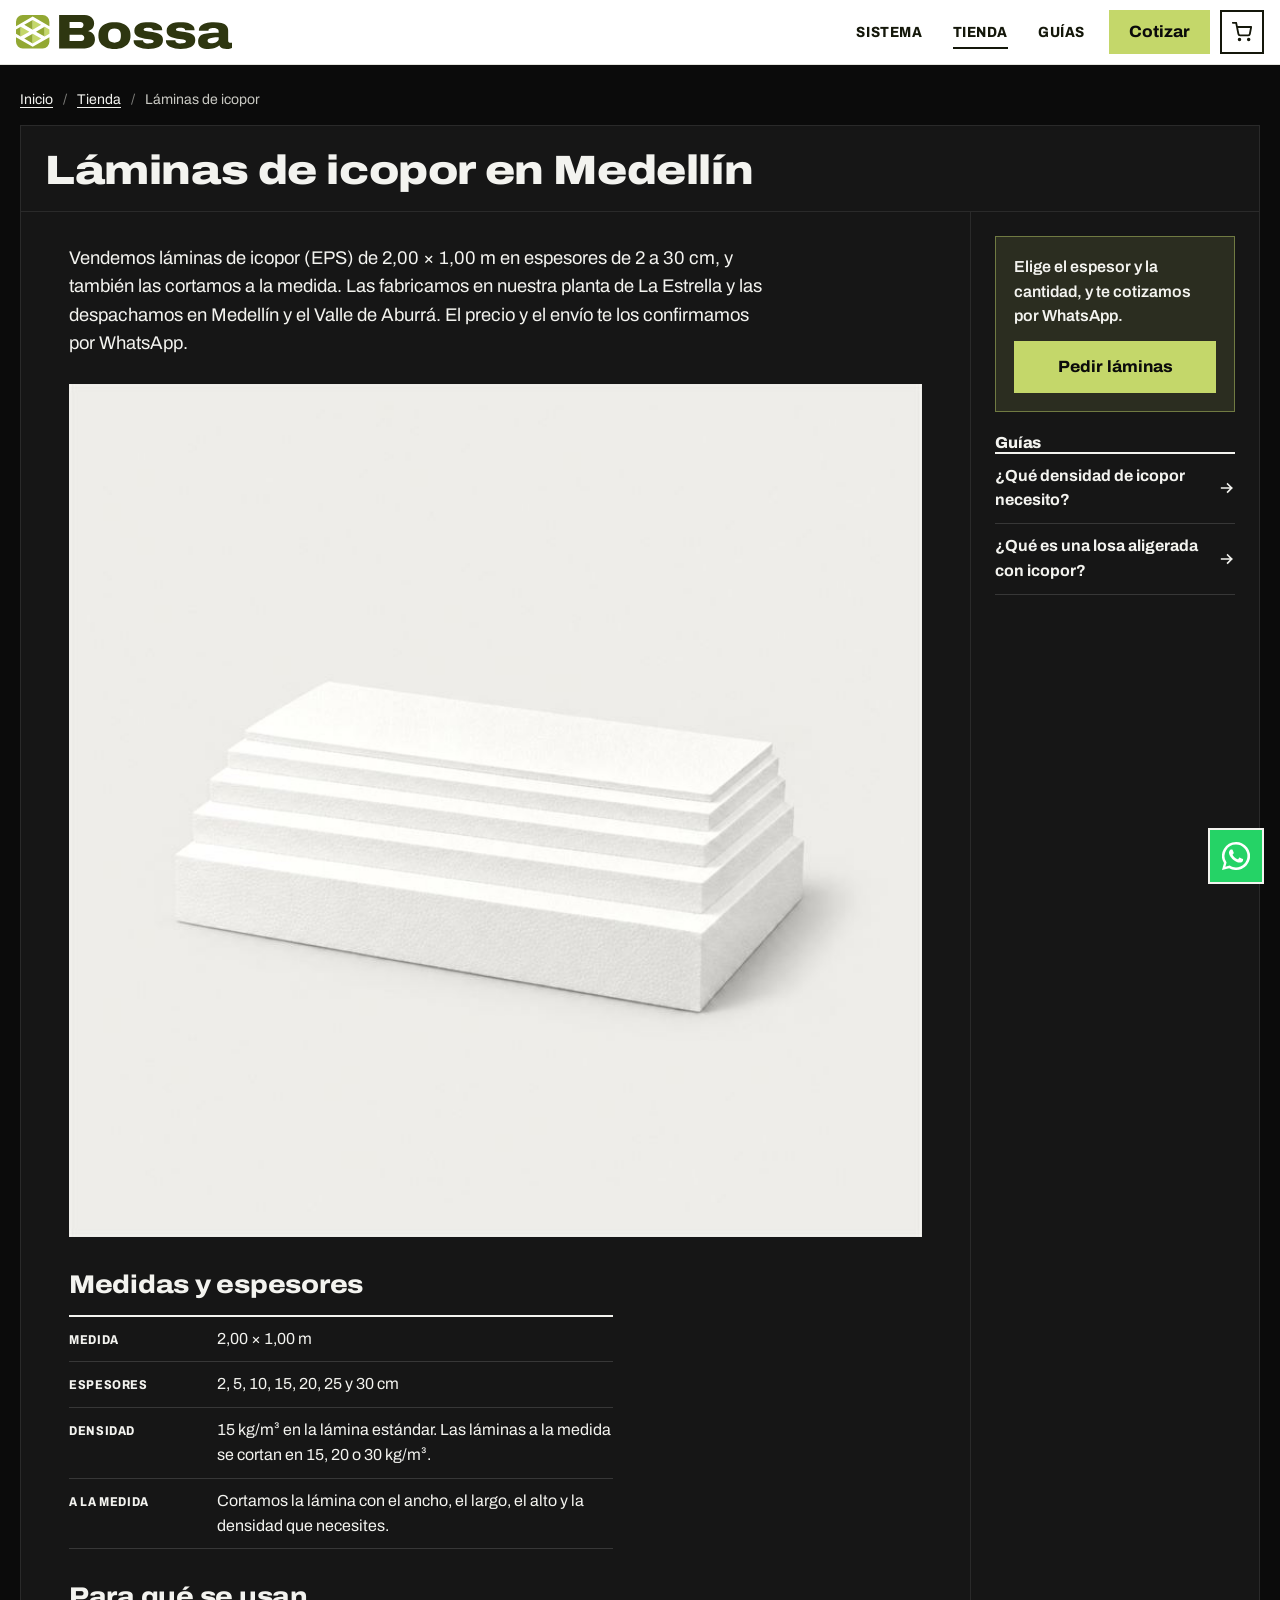
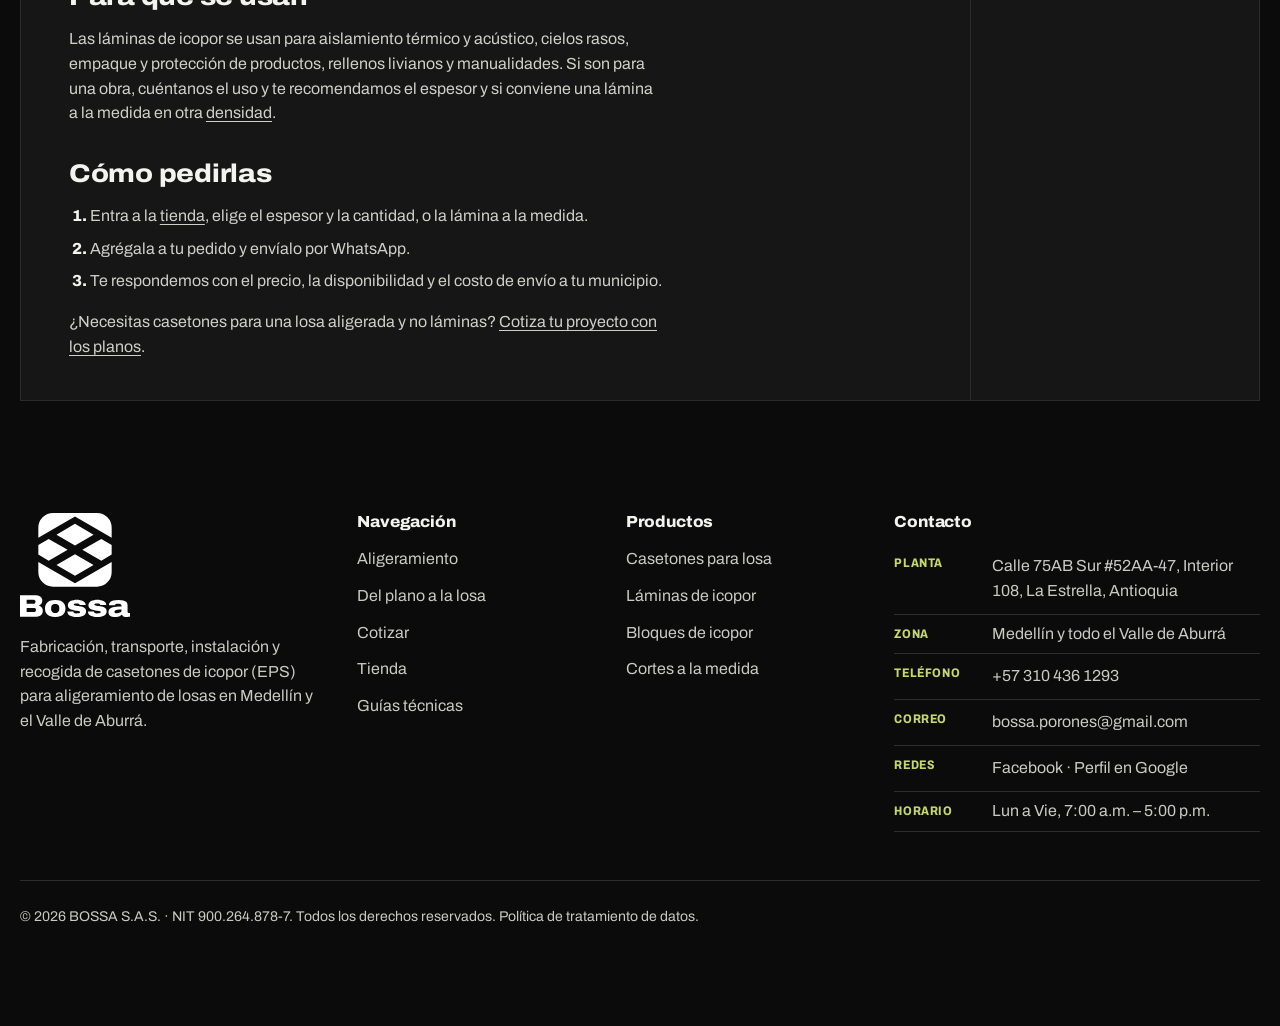
<file: tienda/laminas-de-icopor/index.html>
<!doctype html>
<html lang="es">
<head>
<meta charset="utf-8">
<meta name="viewport" content="width=device-width, initial-scale=1">
<script>document.documentElement.className = "js";</script>
<title>Láminas de icopor en Medellín: espesores de 2 a 30 cm | Bossa</title>
<meta name="description" content="Láminas de icopor (EPS) de 2,00 × 1,00 m en espesores de 2 a 30 cm y cortes a la medida, fabricadas en La Estrella. Pide tu cotización por WhatsApp.">
<link rel="canonical" href="https://www.bossacol.com/tienda/laminas-de-icopor/">
<link rel="icon" href="/favicon.ico" sizes="48x48">
<link rel="icon" href="/img/logo-bossa-marca.svg" type="image/svg+xml">
<link rel="icon" href="/img/icono-bossa-192.png" type="image/png" sizes="192x192">
<link rel="apple-touch-icon" href="/img/icono-bossa-180.png">
<meta name="theme-color" content="#FFFFFF">
<meta property="og:type" content="website">
<meta property="og:locale" content="es_CO">
<meta property="og:site_name" content="Bossa">
<meta property="og:url" content="https://www.bossacol.com/tienda/laminas-de-icopor/">
<meta property="og:title" content="Láminas de icopor en Medellín: espesores de 2 a 30 cm | Bossa">
<meta property="og:description" content="Láminas de icopor (EPS) de 2,00 × 1,00 m en espesores de 2 a 30 cm y cortes a la medida, fabricadas en La Estrella. Pide tu cotización por WhatsApp.">
<meta property="og:image" content="https://www.bossacol.com/img/og-bossa.jpg">
<meta property="og:image:width" content="1200">
<meta property="og:image:height" content="630">
<meta property="og:image:alt" content="Ilustración del corte de una losa aligerada con bloques de icopor">
<meta name="twitter:card" content="summary_large_image">
<script type="application/ld+json">{"@context":"https://schema.org","@type":"BreadcrumbList","itemListElement":[{"@type":"ListItem","position":1,"name":"Inicio","item":"https://www.bossacol.com/"},{"@type":"ListItem","position":2,"name":"Tienda","item":"https://www.bossacol.com/tienda/"},{"@type":"ListItem","position":3,"name":"Láminas de icopor","item":"https://www.bossacol.com/tienda/laminas-de-icopor/"}]}</script>
<link rel="preconnect" href="https://fonts.googleapis.com">
<link rel="preconnect" href="https://fonts.gstatic.com" crossorigin>
<link href="https://fonts.googleapis.com/css2?family=Archivo:wdth,wght@75..125,400..900&display=swap" rel="stylesheet">
<link rel="stylesheet" href="/estilos.css?v=20261117c">
</head>
<body>

<header class="barra" id="barra">
  <div class="contenedor">
    <a href="/" class="marca" aria-label="Bossa, inicio"><picture>
      <source media="(max-width: 359px)" srcset="/img/logo-bossa-marca.svg" width="170" height="170">
      <img src="/img/logo-bossa-horizontal.svg" width="1099" height="173" alt="Bossa">
    </picture></a>
    <nav class="navegacion" aria-label="Principal">
      <ul class="menu" id="menu">
        <li><a href="/#sistema">Sistema</a></li>
        <li><a href="/tienda/" aria-current="page">Tienda</a></li>
        <li><a href="/guias/">Guías</a></li>
      </ul>
    </nav>
    <div class="acciones-barra">
      <a href="/cotizar/" class="placa placa-barra">Cotizar</a>
      <button type="button" class="boton-carrito" id="abrirCarrito" aria-label="Ver tu pedido" aria-controls="carrito">
        <svg width="20" height="20" viewBox="0 0 24 24" fill="none" stroke="currentColor" stroke-width="2.2" stroke-linecap="round" stroke-linejoin="round" aria-hidden="true"><circle cx="9" cy="21" r="1"/><circle cx="20" cy="21" r="1"/><path d="M1 1h4l2.7 13.4a2 2 0 0 0 2 1.6h9.7a2 2 0 0 0 2-1.6L23 6H6"/></svg>
        <span class="contador" id="contadorCarrito" aria-hidden="true">0</span>
      </button>
      <button type="button" class="hamburguesa" id="hamburguesa" aria-label="Abrir menú" aria-expanded="false" aria-controls="menu">
        <svg width="20" height="20" viewBox="0 0 24 24" fill="none" stroke="currentColor" stroke-width="2.4" stroke-linecap="square" aria-hidden="true"><path d="M3 6h18M3 12h18M3 18h18"/></svg>
      </button>
    </div>
  </div>
</header>
<main id="principal">
<section class="pagina">
  <div class="contenedor">
    <nav class="migas" aria-label="Ruta de navegación"><ol><li><a href="/">Inicio</a></li><li><a href="/tienda/">Tienda</a></li><li aria-current="page">Láminas de icopor</li></ol></nav>
    <article class="tablero">
      <h1 class="franja">Láminas de icopor en Medellín</h1>
      <div class="articulo-guia">
        <div class="articulo-texto">
<p class="entrada">Vendemos láminas de icopor (EPS) de 2,00 × 1,00 m en espesores de 2 a 30 cm, y también las cortamos a la medida. Las fabricamos en nuestra planta de La Estrella y las despachamos en Medellín y el Valle de Aburrá. El precio y el envío te los confirmamos por WhatsApp.</p>
<figure>
  <img src="/img/tienda-lamina.jpg" srcset="/img/tienda-lamina-480.jpg 480w, /img/tienda-lamina.jpg 800w" sizes="(min-width: 901px) 40vw, 100vw" width="800" height="800" alt="Láminas de icopor de varios espesores apiladas en escalera" loading="lazy" decoding="async">
</figure>
<h2>Medidas y espesores</h2>
<dl class="filas">
  <div><dt>Medida</dt><dd>2,00 × 1,00 m</dd></div>
  <div><dt>Espesores</dt><dd>2, 5, 10, 15, 20, 25 y 30 cm</dd></div>
  <div><dt>Densidad</dt><dd>15 kg/m³ en la lámina estándar. Las láminas a la medida se cortan en 15, 20 o 30 kg/m³.</dd></div>
  <div><dt>A la medida</dt><dd>Cortamos la lámina con el ancho, el largo, el alto y la densidad que necesites.</dd></div>
</dl>
<h2>Para qué se usan</h2>
<p>Las láminas de icopor se usan para aislamiento térmico y acústico, cielos rasos, empaque y protección de productos, rellenos livianos y manualidades. Si son para una obra, cuéntanos el uso y te recomendamos el espesor y si conviene una lámina a la medida en otra <a href="/guias/densidad-icopor/">densidad</a>.</p>
<h2>Cómo pedirlas</h2>
<ol>
  <li>Entra a la <a href="/tienda/#lamina">tienda</a>, elige el espesor y la cantidad, o la lámina a la medida.</li>
  <li>Agrégala a tu pedido y envíalo por WhatsApp.</li>
  <li>Te respondemos con el precio, la disponibilidad y el costo de envío a tu municipio.</li>
</ol>
<p>¿Necesitas casetones para una losa aligerada y no láminas? <a href="/cotizar/">Cotiza tu proyecto con los planos</a>.</p>
        </div>
        <aside class="articulo-lateral">
          <div class="llamado"><p>Elige el espesor y la cantidad, y te cotizamos por WhatsApp.</p><a class="placa" href="/tienda/#lamina">Pedir láminas</a></div>
          <div><h2>Guías</h2><ul class="lista-enlaces"><li><a href="/guias/densidad-icopor/">¿Qué densidad de icopor necesito?<svg width="16" height="16" viewBox="0 0 24 24" fill="none" stroke="currentColor" stroke-width="2.5" stroke-linecap="square" aria-hidden="true"><path d="M4 12h15M13 6l6 6-6 6"/></svg></a></li><li><a href="/guias/losa-aligerada-eps/">¿Qué es una losa aligerada con icopor?<svg width="16" height="16" viewBox="0 0 24 24" fill="none" stroke="currentColor" stroke-width="2.5" stroke-linecap="square" aria-hidden="true"><path d="M4 12h15M13 6l6 6-6 6"/></svg></a></li></ul></div>
        </aside>
      </div>
    </article>
  </div>
</section>
</main>

<footer class="pie" id="pie">
  <div class="contenedor">
    <div class="columnas">
      <div>
        <div class="logo-pie"><img src="/img/logo-bossa-vertical-blanco.svg" width="255" height="240" alt="Bossa" loading="lazy"></div>
        <p>Fabricación, transporte, instalación y recogida de casetones de icopor (EPS) para aligeramiento de losas en Medellín y el Valle de Aburrá.</p>
      </div>
      <nav aria-label="Pie de página">
        <h2>Navegación</h2>
        <ul>
          <li><a href="/#beneficios">Aligeramiento</a></li>
          <li><a href="/#sistema">Del plano a la losa</a></li>
          <li><a href="/cotizar/">Cotizar</a></li>
          <li><a href="/tienda/">Tienda</a></li>
          <li><a href="/guias/">Guías técnicas</a></li>
        </ul>
      </nav>
      <div>
        <h2>Productos</h2>
        <ul>
          <li><a href="/cotizar/">Casetones para losa</a></li>
          <li><a href="/tienda/laminas-de-icopor/">Láminas de icopor</a></li>
          <li><a href="/tienda/">Bloques de icopor</a></li>
          <li><a href="/tienda/">Cortes a la medida</a></li>
        </ul>
      </div>
      <div>
        <h2>Contacto</h2>
        <dl class="datos-pie">
          <div><dt>Planta</dt><dd><a href="https://www.google.com/search?kgmid=/g/11_00zgj2v&q=Bossa" target="_blank" rel="noopener">Calle 75AB Sur #52AA-47, Interior 108, La Estrella, Antioquia</a></dd></div>
          <div><dt>Zona</dt><dd>Medellín y todo el Valle de Aburrá</dd></div>
          <div><dt>Teléfono</dt><dd><a href="tel:+573104361293">+57 310 436 1293</a></dd></div>
          <div><dt>Correo</dt><dd><a href="mailto:bossa.porones@gmail.com">bossa.porones@gmail.com</a></dd></div>
          <div><dt>Redes</dt><dd><a href="https://www.facebook.com/AligeramientoBossa/" target="_blank" rel="noopener">Facebook</a> · <a href="https://www.google.com/search?kgmid=/g/11_00zgj2v&q=Bossa" target="_blank" rel="noopener">Perfil en Google</a></dd></div>
          <div><dt>Horario</dt><dd>Lun a Vie, 7:00 a.m. – 5:00 p.m.</dd></div>
        </dl>
      </div>
    </div>
    <div class="legal">© <span id="anio">2026</span> BOSSA S.A.S. · NIT 900.264.878-7. Todos los derechos reservados. <a href="/politica-de-datos/">Política de tratamiento de datos</a>.</div>
  </div>
</footer>
<div class="velo" id="velo"></div>
<aside class="carrito" id="carrito" role="dialog" aria-modal="true" aria-labelledby="tituloCarrito" aria-hidden="true" inert>
  <header><h2 id="tituloCarrito">Tu pedido</h2><button type="button" id="cerrarCarrito" aria-label="Cerrar pedido">
    <svg width="20" height="20" viewBox="0 0 24 24" fill="none" stroke="currentColor" stroke-width="2.6" stroke-linecap="square" aria-hidden="true"><path d="M5 5l14 14M19 5 5 19"/></svg></button></header>
  <div class="items-carrito" id="itemsCarrito"></div>
  <footer>
    <button type="button" class="placa" id="enviarPedido">Pedir cotización por WhatsApp</button>
    <small>Te respondemos con el precio, la disponibilidad y el costo de envío.</small>
  </footer>
</aside>

<a class="whatsapp" id="botonWhatsapp" href="https://wa.me/573104361293?text=Hola%20Bossa%2C%20quiero%20informaci%C3%B3n%20sobre%20aligeramiento%20de%20losas%20con%20EPS." target="_blank" rel="noopener" aria-label="Escríbenos por WhatsApp">
  <svg width="28" height="28" viewBox="0 0 24 24" fill="currentColor" aria-hidden="true"><path d="M17.5 14.4c-.3-.1-1.8-.9-2-1-.3-.1-.5-.1-.7.1-.2.3-.8 1-.9 1.2-.2.2-.3.2-.6.1-.3-.1-1.3-.5-2.4-1.5-.9-.8-1.5-1.8-1.7-2.1-.2-.3 0-.5.1-.6l.4-.5c.2-.2.2-.3.3-.5.1-.2 0-.4 0-.5l-.9-2.2c-.2-.6-.5-.5-.7-.5h-.6c-.2 0-.5.1-.8.4-.3.3-1 1-1 2.5s1.1 2.9 1.2 3.1c.1.2 2.1 3.2 5.1 4.5.7.3 1.3.5 1.7.6.7.2 1.4.2 1.9.1.6-.1 1.8-.7 2-1.4.2-.7.2-1.3.2-1.4-.1-.2-.3-.3-.6-.4zM12 21.8c-1.8 0-3.5-.5-5-1.4l-.4-.2-3.7 1 1-3.6-.2-.4A9.8 9.8 0 0 1 12 2.2a9.8 9.8 0 0 1 0 19.6zM12 0a12 12 0 0 0-10.3 18.1L0 24l6.1-1.6A12 12 0 1 0 12 0z"/></svg>
</a>


<script src="/app.js?v=20261117c" defer></script>
</body>
</html>
</file>
<file: estilos.css>
/* Bossa · estilos compartidos por todas las páginas (tema oscuro; ver DESIGN.md) */
/* ===== Bossa · tema oscuro (13 nov 2026) =====
   Fondo casi negro, tableros grafito, texto claro, lima para la acción y lo activo,
   gris oscuro detrás de toda imagen. Archivo variable (ancho + peso).
   Los nombres de los tokens se conservan: --tinta es el color fuerte del texto y los filetes
   (ahora claro) y --blanco es la superficie de los tableros (ahora grafito). */
:root {
  --fondo: #0B0B0B;        /* fondo de la página */
  --verde: #92A833;        /* verde principal del logo: hover del CTA y momento de marca */
  --lima: #C4D76A;         /* verde claro del logo: CTA, cifras y lo activo, con texto --sobre-lima */
  --sobre-lima: #0B0B0B;
  --lima-claro: rgba(196, 215, 106, .12);
  --tinta: #F3F3EF;        /* texto fuerte y filetes de control */
  --texto: #CFCFC9;
  --suave: #9C9C95;
  --blanco: #161616;       /* superficie de los tableros */
  --gris: #222222;         /* fondo de los renders y las imágenes */
  --sobre-fondo: #C9C9C3;
  --error: #FF8A70;
  --error-fondo: rgba(255, 110, 80, .12);
  --borde-campo: #6E6E68;
  --linea: 1px solid #2A2A2A; /* estructura: bordes de tableros y separaciones */
  --filete: 2px solid var(--tinta);
  --filete-fino: 1px solid rgba(255, 255, 255, .14);
  --filete-claro: 1px solid rgba(255, 255, 255, .14);
  /* Ritmo: el módulo de 0,60 m del porón → 12 / 24 / 48 / 96 */
  --e1: 12px; --e2: 24px; --e3: 48px; --e4: 96px;
  --ease-out: cubic-bezier(0.23, 1, 0.32, 1);
  --ease-in-out: cubic-bezier(0.77, 0, 0.175, 1);
  --ease-drawer: cubic-bezier(0.32, 0.72, 0, 1);
  --alto-barra: 64px;
}
* { box-sizing: border-box; margin: 0; padding: 0; }
@media (prefers-reduced-motion: no-preference) { html { scroll-behavior: smooth; } }
html { scrollbar-color: var(--fondo) var(--gris); -webkit-text-size-adjust: 100%; }
body { font-family: "Archivo", system-ui, sans-serif; font-stretch: 100%; color: var(--texto); background: var(--blanco); line-height: 1.55; font-size: 1rem; overflow-x: hidden; -webkit-tap-highlight-color: transparent; }
::selection { background: var(--lima); color: var(--tinta); }
img { max-width: 100%; height: auto; display: block; }
a { color: inherit; text-underline-offset: .2em; text-decoration-thickness: 1px; }
input, select, textarea { caret-color: var(--fondo); accent-color: var(--fondo); }
h1, h2, h3 { color: var(--tinta); line-height: 1.08; font-weight: 800; font-stretch: 110%; letter-spacing: -0.01em; text-wrap: balance; }
p { text-wrap: pretty; }
:focus-visible { outline: 3px solid var(--tinta); outline-offset: 2px; }
.sistema :focus-visible, .pie :focus-visible { outline-color: var(--lima); }
.contenedor { width: 100%; max-width: 1272px; margin-inline: auto; padding-left: 16px; padding-right: 16px; }
section { scroll-margin-top: calc(var(--alto-barra) + 8px); }
.num { font-variant-numeric: tabular-nums; }

/* ===== Botones: placas rectas, como las de una valla ===== */
.placa, .boton { display: inline-flex; align-items: center; justify-content: center; gap: 10px; min-height: 52px; padding: 12px 22px; border: var(--filete); font: 750 1.02rem/1.1 "Archivo", system-ui, sans-serif; font-stretch: 105%; text-decoration: none; cursor: pointer; user-select: none; -webkit-user-select: none; transition: background-color 150ms ease, color 150ms ease, transform 160ms var(--ease-out); }
.placa { background: var(--verde); color: var(--tinta); }
.boton { background: transparent; color: var(--tinta); }
.placa svg, .boton svg { flex-shrink: 0; }
.placa:active, .boton:active { transform: scale(.97); }
@media (hover: hover) and (pointer: fine) {
  .placa:hover { background: var(--lima); }
  .boton:hover { background: var(--gris); }
}
.placa[disabled], .boton[disabled] { cursor: not-allowed; opacity: .55; }
.enlace { font-weight: 650; color: var(--tinta); text-decoration: underline; text-underline-offset: .25em; padding: 12px 2px; }
@media (hover: hover) and (pointer: fine) { .enlace:hover { text-decoration-thickness: 2px; } }

/* ===== Franja de cada tablero: el nombre literal de la sección ===== */
.tablero { background: var(--blanco); border: var(--filete); }
.franja { background: var(--verde); color: var(--tinta); border-bottom: var(--filete); padding: 14px 24px; font-size: clamp(1.35rem, 2.3vw, 1.9rem); font-weight: 850; font-stretch: 116%; line-height: 1.1; }
.entrada { font-size: 1.1rem; color: var(--tinta); max-width: 58ch; }
.credito { font-size: .8rem; color: var(--suave); }

/* ===== Encabezado: la franja de la valla ===== */
.barra { position: sticky; top: 0; z-index: 50; background: var(--verde); border-bottom: var(--filete); }
.barra .contenedor { max-width: 1392px; display: flex; align-items: center; gap: var(--e2); height: var(--alto-barra); }
.marca { display: grid; place-items: center; height: 48px; padding: 0 10px; background: var(--blanco); border: var(--filete); flex-shrink: 0; }
.marca picture { display: block; }
.marca img { height: 32px; width: auto; }
.navegacion { margin-left: auto; }
.menu { display: flex; align-items: center; gap: 30px; list-style: none; }
.menu a { position: relative; display: block; padding: 12px 0; font-weight: 750; font-stretch: 90%; font-size: .92rem; letter-spacing: .04em; text-transform: uppercase; color: var(--tinta); text-decoration: none; }
.menu a::after { content: ""; position: absolute; left: 0; right: 0; bottom: 6px; height: 2px; background: var(--tinta); transform: scaleX(0); transform-origin: left; transition: transform 200ms var(--ease-out); }
@media (hover: hover) and (pointer: fine) { .menu a:hover::after { transform: scaleX(1); } }
.acciones-barra { display: flex; align-items: center; gap: 10px; }
.placa-barra { min-height: 44px; padding: 8px 18px; background: var(--tinta); color: var(--blanco); }
@media (hover: hover) and (pointer: fine) { .placa-barra:hover { background: var(--fondo); } }
.boton-carrito, .hamburguesa { position: relative; width: 44px; height: 44px; display: grid; place-items: center; background: transparent; border: var(--filete); color: var(--tinta); cursor: pointer; transition: background-color 150ms ease, transform 160ms var(--ease-out); }
.boton-carrito:active, .hamburguesa:active { transform: scale(.95); }
@media (hover: hover) and (pointer: fine) { .boton-carrito:hover, .hamburguesa:hover { background: var(--lima); } }
.contador { position: absolute; top: -9px; right: -9px; min-width: 22px; height: 22px; padding: 0 6px; display: grid; place-items: center; background: var(--tinta); color: var(--lima); font-size: .75rem; font-weight: 800; font-variant-numeric: tabular-nums; opacity: 0; transform: scale(.6); transition: opacity 150ms ease, transform 200ms var(--ease-out); }
.contador.visible { opacity: 1; transform: scale(1); }
.hamburguesa { display: none; }

/* ===== Hero: la valla con la losa armándose ===== */
.hero { background: var(--fondo); padding: var(--e2) 0; }
.hero .contenedor { max-width: 1408px; padding-left: 24px; padding-right: 24px; }
.hero .tablero { display: grid; grid-template-columns: minmax(0, .7fr) minmax(0, 1fr); grid-template-rows: auto auto 1fr; grid-template-areas: "titulo armado" "texto armado" "acciones armado"; }
.hero h1 .antetitulo { display: block; margin-bottom: .7em; font-size: max(.95rem, .3em); font-weight: 700; font-stretch: 100%; line-height: 1.25; letter-spacing: 0; }
.hero h1 { grid-area: titulo; padding: 40px 40px 0; font-size: clamp(2.2rem, min(3.7vw, 6.6vh), 3.6rem); font-weight: 850; font-stretch: 108%; line-height: .98; letter-spacing: -0.02em; }
.hero-texto { grid-area: texto; padding: 20px 40px 0; }
.hero-texto .bajada { font-size: 1.05rem; color: var(--texto); max-width: 52ch; }
.filas { border-top: var(--filete); margin-top: 22px; }
.filas > div { display: grid; grid-template-columns: 8.5rem 1fr; gap: 12px; padding: 10px 0; border-bottom: var(--filete-fino); align-items: baseline; }
.filas dt { font-weight: 750; font-stretch: 85%; font-size: .8rem; letter-spacing: .05em; text-transform: uppercase; color: var(--tinta); }
.filas dd { color: var(--tinta); font-variant-numeric: tabular-nums; }
.hero-acciones { grid-area: acciones; align-self: end; display: flex; flex-wrap: wrap; align-items: center; gap: 10px 22px; padding: 28px 40px 40px; }
@media (prefers-reduced-motion: no-preference) {
  .hero h1 { animation: entrar 560ms var(--ease-out) both; --sube: 16px; }
  .hero-texto { animation: entrar 480ms var(--ease-out) 110ms both; --sube: 10px; }
  .hero-acciones { animation: entrar 460ms var(--ease-out) 190ms both; --sube: 8px; }
}
@keyframes entrar { from { opacity: 0; transform: translateY(var(--sube, 12px)); } }

.armado { grid-area: armado; margin: 0; display: flex; flex-direction: column; justify-content: center; background: var(--gris); border-left: var(--filete); min-width: 0; }
.lienzo { position: relative; aspect-ratio: 1488 / 942; overflow: hidden; background: var(--gris); }
.cuadro { position: absolute; inset: 0; width: 100%; height: 100%; object-fit: cover; }
.c2 { -webkit-mask: url("img/losa-mascara-porones.png") 0 0 / 100% 100% no-repeat; mask: url("img/losa-mascara-porones.png") 0 0 / 100% 100% no-repeat; }
.c4b { opacity: 0; -webkit-mask: url("img/losa-mascara-desmolde.png") 0 0 / 100% 100% no-repeat; mask: url("img/losa-mascara-desmolde.png") 0 0 / 100% 100% no-repeat; }
/* Estado inicial (paso 1) solo cuando hay JS y movimiento; sin JS o con reduced-motion se ve la losa nervada */
@media (prefers-reduced-motion: no-preference) {
  .js .c2 { clip-path: inset(0% 0% 100% 0%); transform: translateY(-4%); }
  .js .c3 { clip-path: polygon(-223.10% -65.86%, 157.94% 143.06%, -3.35% 334.14%, -384.40% 125.22%); }
  .js .c4 { clip-path: ellipse(0% 0% at 30.5% 5.8%); }
  .js .c5 { opacity: 0; }
  .js .cota { opacity: 0; visibility: hidden; }
}
/* Cota "35–50 % menos peso", anclada al borde de la losa nervada */
.cota { position: absolute; inset: 0; pointer-events: none; }
.cota-linea { position: absolute; left: 63%; top: 17.5%; width: 9%; height: 21%; overflow: visible; }
.cota-linea line { stroke: var(--tinta); stroke-width: 1.5; vector-effect: non-scaling-stroke; }
.cota-punto { position: absolute; left: 63%; top: 38.5%; width: 9px; height: 9px; margin: -4.5px 0 0 -4.5px; background: var(--tinta); border-radius: 50%; }
.cota-rotulo { position: absolute; right: 3%; top: 4%; padding: 10px 14px 9px; background: var(--blanco); border: var(--filete); }
.cota-rotulo strong { display: block; font-size: clamp(1.25rem, 2.5vw, 2.3rem); font-weight: 850; font-stretch: 116%; line-height: 1; color: var(--tinta); font-variant-numeric: tabular-nums; letter-spacing: -0.01em; white-space: nowrap; }
.cota-rotulo span { display: block; margin-top: 4px; font-size: .82rem; font-weight: 650; color: var(--tinta); }
.pasos-armado { list-style: none; display: grid; grid-template-columns: repeat(5, minmax(0, 1fr)); background: var(--blanco); border-top: var(--filete); border-bottom: var(--filete); }
.pasos-armado li + li { border-left: var(--filete-fino); }
.pasos-armado button { position: relative; width: 100%; height: 100%; min-height: 56px; display: flex; align-items: center; gap: 8px; padding: 10px 12px; background: transparent; border: 0; font: 650 .92rem/1.15 "Archivo", system-ui, sans-serif; font-stretch: 90%; text-align: left; color: var(--suave); cursor: pointer; transition: background-color 150ms ease, color 150ms ease; }
.pasos-armado button .num { font-weight: 850; font-size: 1.05rem; }
.pasos-armado button.hecho { color: var(--tinta); }
.pasos-armado button[aria-current="step"] { background: var(--lima); color: var(--tinta); }
@media (hover: hover) and (pointer: fine) { .pasos-armado button:not([aria-current]):hover { background: var(--gris); color: var(--tinta); } }
.avance { position: absolute; left: 0; right: 0; bottom: -2px; height: 4px; background: var(--tinta); transform: scaleX(0); transform-origin: left; }
.pie-armado { display: flex; align-items: center; justify-content: space-between; gap: 12px; padding: 4px 8px 4px 16px; }
.repetir { display: inline-flex; align-items: center; gap: 8px; min-height: 44px; padding: 8px 10px; background: transparent; border: 0; font: 700 .9rem "Archivo", system-ui, sans-serif; color: var(--tinta); cursor: pointer; text-decoration: underline; text-underline-offset: .25em; transition: transform 160ms var(--ease-out); }
.repetir:active { transform: scale(.97); }

/* ===== Por qué aligerar con EPS ===== */
/* Tableros colgados del cerramiento: cada sección es una tabla más de la valla */
.beneficios, .tienda { background: var(--fondo); padding: var(--e2) 0; }
.clientes { background: var(--fondo); padding: 0 0 var(--e2); }
.clientes-entrada { padding: 20px 24px 0; }
.lista-clientes { list-style: none; margin: 0; padding: 8px 24px 24px; display: grid; grid-template-columns: repeat(auto-fill, minmax(15rem, 1fr)); column-gap: 32px; }
.lista-clientes li { padding: 12px 0; border-bottom: var(--filete-fino); color: var(--tinta); font-weight: 700; font-stretch: 105%; }
.guias { background: var(--fondo); padding: var(--e2) 0 var(--e3); }
.cotizar { background: var(--fondo); padding: var(--e3) 0 var(--e2); }
.beneficios-cuerpo { display: grid; grid-template-columns: minmax(0, .8fr) minmax(0, 1.6fr); }
.beneficios-intro { padding: 32px; border-right: var(--filete); display: flex; flex-direction: column; gap: 28px; }
.filas-cifras { margin-top: 0; }
.filas-cifras > div { grid-template-columns: 1fr; gap: 2px; padding: 14px 0; }
.filas-cifras dd { font-size: clamp(1.6rem, 2.6vw, 2.2rem); font-weight: 850; font-stretch: 112%; line-height: 1.05; }
.filas-cifras dd span { font-size: 1rem; font-weight: 600; font-stretch: 100%; }
.pie-tablero { padding: 10px 24px; border-top: var(--filete-fino); }

/* ===== Del plano a la losa (sobre el cerramiento) ===== */
.sistema { background: var(--fondo); color: var(--sobre-fondo); padding: var(--e3) 0 var(--e4); }
.sistema-cuerpo { display: grid; grid-template-columns: minmax(0, .75fr) minmax(0, 1.5fr); gap: var(--e3); align-items: start; }
.sistema-cabecera { position: sticky; top: calc(var(--alto-barra) + 32px); }
.sistema h2 { color: var(--blanco); font-size: clamp(2rem, 3.6vw, 3.1rem); font-weight: 850; font-stretch: 115%; line-height: 1; margin-bottom: 18px; }
.sistema .entrada { color: var(--sobre-fondo); }
.pasos-sistema { list-style: none; border-top: 2px solid var(--sobre-fondo); }
.paso-sistema { display: grid; grid-template-columns: 4rem minmax(0, 1fr); gap: 4px 20px; padding: 26px 0; border-bottom: var(--filete-claro); }
.paso-sistema .num { grid-row: 1 / span 3; font-size: 2.6rem; font-weight: 850; font-stretch: 112%; line-height: .9; color: var(--lima); }
.paso-sistema h3 { color: var(--blanco); font-size: 1.35rem; }
.paso-sistema p { max-width: 62ch; }
.por-revelar .paso-sistema { opacity: 0; }
.por-revelar.revelada .paso-sistema { opacity: 1; animation: entrar 520ms var(--ease-out) both; --sube: 14px; }
.por-revelar.revelada .paso-sistema:nth-child(2) { animation-delay: 90ms; }
.por-revelar.revelada .paso-sistema:nth-child(3) { animation-delay: 160ms; }
.por-revelar.revelada .paso-sistema:nth-child(4) { animation-delay: 215ms; }
.por-revelar.revelada .paso-sistema:nth-child(5) { animation-delay: 255ms; }

/* ===== Momento de marca: la losa en obra vista desde arriba, a pantalla completa =====
   El texto va en un tablero oscuro apoyado abajo a la izquierda, como la valla de la obra;
   los operarios quedan a la vista a la derecha. */
.marca-foto { position: relative; isolation: isolate; overflow: hidden; min-height: 100vh; min-height: 100svh; display: flex; align-items: flex-end; padding: var(--e4) 0 var(--e3); background: var(--fondo); border-top: var(--linea); }
.marca-fondo { position: absolute; inset: 0; width: 100%; height: 100%; object-fit: cover; object-position: 50% 50%; z-index: -1; }
.marca-foto .contenedor { width: 100%; }
.marca-panel { max-width: 540px; padding: 34px 36px 36px; background: var(--fondo); border: var(--linea); display: flex; flex-direction: column; align-items: flex-start; gap: 22px; }
.marca-panel h2 { font-size: clamp(1.7rem, 3.2vw, 2.7rem); font-weight: 850; font-stretch: 114%; line-height: 1.02; max-width: 16ch; }
.marca-panel p { color: var(--texto); max-width: 44ch; }

/* ===== Cotizador: la valla de tu proyecto ===== */
.cotizar-cuerpo { display: grid; grid-template-columns: minmax(0, .8fr) minmax(0, 1.4fr); }
.lateral-cotizar { padding: 32px; border-right: var(--filete); }
.lateral-pegado { position: sticky; top: calc(var(--alto-barra) + 24px); display: flex; flex-direction: column; gap: 26px; }
.lista-check { list-style: none; display: grid; gap: 10px; }
.lista-check li { display: grid; grid-template-columns: 22px 1fr; gap: 10px; align-items: start; color: var(--tinta); font-weight: 550; }
.lista-check svg { margin-top: 2px; }
.estimador { border: var(--filete); }
.estimador h2 { font-size: 1rem; padding: 10px 14px; background: var(--gris); border-bottom: var(--filete); font-stretch: 105%; }
.estimador dl > div { display: flex; justify-content: space-between; gap: 12px; padding: 10px 14px; border-bottom: var(--filete-fino); font-size: .95rem; }
.estimador dt { color: var(--texto); }
.estimador dd { color: var(--tinta); font-weight: 750; font-variant-numeric: tabular-nums; white-space: nowrap; }
.estimador small { display: block; padding: 10px 14px; font-size: .8rem; color: var(--suave); }

form.formulario { padding: 8px 32px 32px; min-width: 0; }
.formulario fieldset { border: 0; border-bottom: var(--filete-fino); padding: 22px 0 26px; min-width: 0; }
.formulario legend { float: left; width: 100%; margin-bottom: 14px; font-weight: 800; font-stretch: 90%; font-size: .85rem; letter-spacing: .05em; text-transform: uppercase; color: var(--tinta); }
.formulario legend span { font-weight: 600; text-transform: none; letter-spacing: 0; color: var(--suave); font-size: .9rem; }
.campos { clear: both; display: grid; grid-template-columns: 1fr 1fr; gap: 16px 18px; }
.campo { display: flex; flex-direction: column; gap: 6px; min-width: 0; }
.campo.ancho { grid-column: 1 / -1; }
.campo label, .etiqueta-campo { font-weight: 650; font-size: .92rem; color: var(--tinta); }
.campo input, .campo select, .campo textarea { width: 100%; min-height: 48px; padding: 11px 14px; font: inherit; font-size: 1rem; color: var(--tinta); background: var(--blanco); border: 1.5px solid var(--borde-campo); border-radius: 0; transition: border-color 150ms ease, background-color 150ms ease; }
.campo select { appearance: none; -webkit-appearance: none; padding-right: 40px; background: var(--blanco) url("data:image/svg+xml,%3Csvg xmlns='http://www.w3.org/2000/svg' width='14' height='14' viewBox='0 0 24 24' fill='none' stroke='%23F3F3EF' stroke-width='2.5' stroke-linecap='round' stroke-linejoin='round'%3E%3Cpath d='m6 9 6 6 6-6'/%3E%3C/svg%3E") no-repeat right 14px center; }
.campo textarea { min-height: 96px; resize: vertical; }
.campo input::placeholder, .campo textarea::placeholder { color: #8A8A84; }
.campo input:focus-visible, .campo select:focus-visible, .campo textarea:focus-visible { outline: 3px solid var(--tinta); outline-offset: 1px; border-color: var(--tinta); }
.campo [aria-invalid="true"] { border-color: var(--error); background: var(--error-fondo); }
.error-campo { font-size: .85rem; color: var(--error); font-weight: 600; }
.error-campo:empty { display: none; }
.opciones-chip { display: flex; flex-wrap: wrap; gap: 8px; }
.chip { position: relative; }
.chip input { position: absolute; inset: 0; opacity: 0; margin: 0; cursor: pointer; }
.chip span { display: inline-flex; align-items: center; min-height: 44px; padding: 8px 14px; border: 1.5px solid var(--borde-campo); font-weight: 600; font-size: .92rem; color: var(--tinta); background: var(--blanco); transition: background-color 150ms ease, border-color 150ms ease; }
.chip input:checked + span { background: var(--lima); border-color: var(--tinta); }
.chip input:focus-visible + span { outline: 3px solid var(--tinta); outline-offset: 2px; }
@media (hover: hover) and (pointer: fine) { .chip:hover span { border-color: var(--tinta); } }
.zona-planos { position: relative; clear: both; display: flex; flex-direction: column; align-items: center; gap: 6px; padding: 26px 18px; border: 2px dashed var(--borde-campo); background: var(--blanco); text-align: center; cursor: pointer; color: var(--tinta); transition: border-color 150ms ease, background-color 150ms ease; }
.zona-planos small { font-size: .85rem; color: var(--suave); }
.zona-planos input { position: absolute; width: 1px; height: 1px; opacity: 0; }
.zona-planos.arrastrando { border-color: var(--tinta); background: var(--lima-claro); }
@media (hover: hover) and (pointer: fine) { .zona-planos:hover { border-color: var(--tinta); background: var(--lima-claro); } }
.zona-planos:focus-within { outline: 3px solid var(--tinta); outline-offset: 2px; }
.lista-planos { list-style: none; display: flex; flex-direction: column; gap: 6px; margin-top: 10px; }
.lista-planos li { display: flex; align-items: center; justify-content: space-between; gap: 12px; padding: 4px 4px 4px 12px; background: var(--lima-claro); border: var(--filete-fino); font-size: .92rem; color: var(--tinta); }
@media (prefers-reduced-motion: no-preference) {
  .lista-planos li { transition: opacity 180ms var(--ease-out), transform 180ms var(--ease-out); }
  @starting-style { .lista-planos li { opacity: 0; transform: translateY(4px); } }
}
.lista-planos li span { overflow: hidden; text-overflow: ellipsis; white-space: nowrap; min-width: 0; }
.lista-planos li small { color: var(--suave); margin-left: 6px; }
.quitar { flex-shrink: 0; min-height: 40px; padding: 6px 10px; border: 0; background: none; color: var(--error); font: 650 .88rem "Archivo", system-ui, sans-serif; text-decoration: underline; text-underline-offset: .2em; cursor: pointer; }
.error-planos { display: block; margin-top: 8px; color: var(--error); font-size: .88rem; font-weight: 600; }
.error-planos:empty { display: none; }
.trampa { position: absolute; left: -9999px; width: 1px; height: 1px; overflow: hidden; }
.consentimiento { display: grid; grid-template-columns: auto 1fr; gap: 6px 12px; align-items: start; margin-top: 24px; color: var(--tinta); font-size: .95rem; line-height: 1.45; }
.consentimiento input { width: 22px; height: 22px; margin: 1px 0 0; accent-color: var(--lima); cursor: pointer; }
.consentimiento label { cursor: pointer; }
.consentimiento a { text-decoration: underline; }
.consentimiento .error-campo { grid-column: 2; }
.pie-formulario { display: flex; align-items: center; justify-content: space-between; gap: 16px; margin-top: 24px; flex-wrap: wrap; }
.pie-formulario small { max-width: 34ch; color: var(--suave); }
.mensaje { display: none; margin-top: 18px; padding: 14px 16px; border: 2px solid; color: var(--tinta); }
.mensaje.visible { display: block; }
.mensaje-ok { border-color: var(--fondo); background: var(--lima-claro); }
.mensaje-error { border-color: var(--error); background: var(--error-fondo); color: #FFB4A3; }
@media (prefers-reduced-motion: no-preference) { .mensaje.visible { animation: entrar 320ms var(--ease-out); --sube: 6px; } }

/* ===== Tienda ===== */
.tienda-cabecera { display: flex; align-items: flex-end; justify-content: space-between; gap: 20px 32px; flex-wrap: wrap; padding: 24px; border-bottom: var(--filete); }
.filtros { display: inline-flex; border: var(--filete); }
.filtro { min-height: 44px; padding: 8px 18px; background: var(--blanco); border: 0; font: 700 .95rem "Archivo", system-ui, sans-serif; font-stretch: 95%; color: var(--tinta); cursor: pointer; transition: background-color 150ms ease, color 150ms ease; }
.filtro + .filtro { border-left: var(--filete); }
.filtro[aria-pressed="true"] { background: var(--tinta); color: var(--blanco); }
@media (hover: hover) and (pointer: fine) { .filtro[aria-pressed="false"]:hover { background: var(--gris); } }
.marco-productos { overflow: hidden; }
.rejilla-productos { display: grid; grid-template-columns: repeat(4, minmax(0, 1fr)); margin: 0 -1px -1px 0; }
.producto { display: flex; flex-direction: column; border-right: var(--filete-fino); border-bottom: var(--filete-fino); min-width: 0; }
.producto.oculto { display: none; }
.producto .visual { position: relative; background: var(--gris); }
.producto .visual img { width: 100%; aspect-ratio: 4 / 3; object-fit: cover; }
.insignia { position: absolute; top: 12px; left: 12px; padding: 4px 8px; background: var(--blanco); border: 1.5px solid var(--tinta); font-size: .78rem; font-weight: 750; font-stretch: 90%; color: var(--tinta); font-variant-numeric: tabular-nums; }
.producto .info { display: flex; flex-direction: column; flex: 1; padding: 20px; }
.producto h2 { font-size: 1.15rem; margin-bottom: 6px; }
.producto .info > p { font-size: .94rem; margin-bottom: 16px; }
.producto .campo { margin-bottom: 14px; }
.producto fieldset.medidas { border: 0; padding: 0; min-width: 0; margin-bottom: 18px; }
.producto .compra { padding-top: 2px; }
.medidas legend { margin-bottom: 6px; font-weight: 650; font-size: .92rem; color: var(--tinta); }
.fila-medidas { display: grid; grid-template-columns: repeat(3, minmax(0, 1fr)); gap: 8px; }
.fila-medidas label { display: flex; flex-direction: column; gap: 4px; font-size: .82rem; font-weight: 600; color: var(--texto); }
.fila-medidas input { width: 100%; min-width: 0; min-height: 44px; padding: 8px; font: inherit; font-size: 1rem; color: var(--tinta); background: var(--blanco); border: 1.5px solid var(--borde-campo); border-radius: 0; }
.fila-medidas input:focus-visible { outline: 3px solid var(--tinta); outline-offset: 1px; }
.fila-medidas input.invalido { border-color: var(--error); background: var(--error-fondo); }
.error-medidas { display: block; margin-top: 6px; color: var(--error); font-size: .85rem; font-weight: 600; }
.error-medidas:empty { display: none; }
.compra { margin-top: auto; display: flex; align-items: center; justify-content: space-between; gap: 10px; }
.cantidad { display: flex; align-items: center; border: 1.5px solid var(--borde-campo); }
.cantidad button { width: 44px; height: 44px; border: 0; background: none; font-size: 1.25rem; font-weight: 700; color: var(--tinta); cursor: pointer; transition: background-color 150ms ease, transform 160ms var(--ease-out); }
.cantidad button:active { transform: scale(.92); }
@media (hover: hover) and (pointer: fine) { .cantidad button:hover { background: var(--gris); } }
.cantidad input { width: 46px; height: 44px; border: 0; text-align: center; font: 700 1rem "Archivo", system-ui, sans-serif; font-variant-numeric: tabular-nums; color: var(--tinta); background: none; -moz-appearance: textfield; }
.cantidad input::-webkit-inner-spin-button, .cantidad input::-webkit-outer-spin-button { -webkit-appearance: none; margin: 0; }
.producto .agregar { width: 100%; margin-top: 14px; }
.nota-tienda { padding: 14px 24px; border-top: var(--filete); font-size: .92rem; }

/* ===== Carrito lateral ===== */
.velo { position: fixed; inset: 0; z-index: 90; background: rgba(0, 0, 0, .65); opacity: 0; pointer-events: none; transition: opacity 220ms ease; }
.velo.abierto { opacity: 1; pointer-events: auto; transition-duration: 300ms; }
.carrito { position: fixed; top: 0; right: 0; z-index: 100; height: 100%; height: 100dvh; width: min(420px, 100%); display: flex; flex-direction: column; background: var(--blanco); border-left: var(--filete); transform: translateX(100%); visibility: hidden; transition: transform 220ms var(--ease-out), visibility 0s linear 220ms; }
.carrito.abierto { transform: none; visibility: visible; transition: transform 320ms var(--ease-drawer), visibility 0s; }
.carrito header { display: flex; align-items: center; justify-content: space-between; padding: 0 0 0 24px; background: var(--verde); border-bottom: var(--filete); }
.carrito header h2 { font-size: 1.3rem; font-stretch: 112%; }
.carrito header button { width: 56px; height: 56px; border: 0; border-left: var(--filete); background: transparent; color: var(--tinta); cursor: pointer; display: grid; place-items: center; transition: background-color 150ms ease; }
@media (hover: hover) and (pointer: fine) { .carrito header button:hover { background: var(--lima); } }
.items-carrito { flex: 1; overflow-y: auto; overscroll-behavior: contain; padding: 8px 24px; }
.item { display: grid; grid-template-columns: 1fr auto; gap: 2px 12px; padding: 14px 0; border-bottom: var(--filete-fino); }
.item b { color: var(--tinta); font-variant-numeric: tabular-nums; overflow-wrap: anywhere; }
.item small { grid-column: 1; color: var(--suave); overflow-wrap: anywhere; }
.item .quitar { grid-row: 1 / span 2; grid-column: 2; align-self: center; }
.vacio { text-align: center; padding: 48px 0; color: var(--suave); }
.carrito footer { padding: 20px 24px max(20px, env(safe-area-inset-bottom)); border-top: var(--filete); background: var(--gris); }
.carrito footer .placa { width: 100%; }
.carrito footer small { display: block; margin-top: 10px; text-align: center; font-size: .82rem; color: var(--suave); }

/* ===== Guías técnicas ===== */
.guias-cuerpo { padding: 24px 32px 4px; }
.guias-cuerpo > .entrada { margin-bottom: 20px; }
.lista-guias { border-top: var(--filete); }
.guia:last-child { border-bottom: 0; }
.guia { display: grid; grid-template-columns: minmax(0, .8fr) minmax(0, 1.4fr); gap: 6px 48px; padding: 26px 0; border-bottom: var(--filete-fino); }
.guia h3 { grid-column: 2; font-size: 1.3rem; }
.fecha-guia { margin: 0 0 1em; font-size: .85rem; color: var(--tinta); opacity: .75; }
.guia .meta { grid-column: 1; grid-row: 1 / span 3; font-weight: 750; font-stretch: 85%; font-size: .82rem; letter-spacing: .05em; text-transform: uppercase; color: var(--tinta); padding-top: 4px; }
.guia > p, .guia .detalle, .guia .leer { grid-column: 2; }
.guia > p { max-width: 64ch; }
.detalle { display: grid; grid-template-rows: 0fr; transition: grid-template-rows 220ms var(--ease-out); }
.detalle > div { overflow: hidden; visibility: hidden; transition: visibility 0s linear 220ms; }
.detalle.abierto { grid-template-rows: 1fr; }
.detalle.abierto > div { visibility: visible; transition-delay: 0s; }
.detalle-texto { padding-top: 12px; max-width: 64ch; }
.detalle-texto p + p, .detalle-texto p + ul, .detalle-texto ul + p { margin-top: 10px; }
.detalle-texto li { margin: 0 0 6px 18px; }
.leer { justify-self: start; display: inline-flex; align-items: center; gap: 6px; min-height: 44px; margin-top: 4px; padding: 6px 0; background: none; border: 0; font: 750 .95rem "Archivo", system-ui, sans-serif; color: var(--tinta); text-decoration: underline; text-underline-offset: .25em; cursor: pointer; }
.leer svg { transition: transform 200ms var(--ease-out); }
.leer[aria-expanded="true"] svg { transform: rotate(180deg); }

/* ===== Trabaja con nosotros ===== */
.equipo { padding: var(--e3) 0; border-top: var(--filete); }
.equipo .contenedor { display: flex; align-items: center; justify-content: space-between; gap: 20px 40px; flex-wrap: wrap; }
.equipo h2 { font-size: clamp(1.5rem, 2.6vw, 2rem); font-weight: 850; font-stretch: 112%; margin-bottom: 6px; }
.equipo p { max-width: 60ch; }

/* ===== Pie ===== */
.pie { background: var(--fondo); color: var(--sobre-fondo); padding: 64px 0 96px; }
.pie .columnas { display: grid; grid-template-columns: 1.3fr 1fr 1fr 1.6fr; gap: 40px; margin-bottom: 48px; }
.logo-pie { display: inline-grid; place-items: center; padding: 8px 14px; background: var(--blanco); border: var(--filete); margin-bottom: 18px; }
.logo-pie img { height: 84px; width: auto; }
.pie h2 { color: var(--blanco); font-size: 1rem; font-stretch: 105%; margin-bottom: 14px; }
.pie ul { list-style: none; }
.pie li { margin-bottom: 6px; }
.pie a { text-decoration: none; display: inline-block; padding: 3px 0; }
@media (hover: hover) and (pointer: fine) { .pie a:hover { color: var(--lima); text-decoration: underline; } }
.datos-pie > div { display: grid; grid-template-columns: 5.5rem 1fr; gap: 10px; padding: 7px 0; border-bottom: var(--filete-claro); }
.datos-pie dt { font-weight: 750; font-stretch: 85%; font-size: .78rem; letter-spacing: .05em; text-transform: uppercase; color: var(--lima); padding-top: 3px; }
.datos-pie dd { color: var(--sobre-fondo); font-variant-numeric: tabular-nums; }
.pie .legal { border-top: var(--filete-claro); padding-top: 22px; font-size: .88rem; }

.whatsapp { position: fixed; right: 16px; bottom: max(16px, env(safe-area-inset-bottom)); z-index: 40; width: 56px; height: 56px; display: grid; place-items: center; background: #25D366; color: #fff; border: var(--filete); transition: transform 160ms var(--ease-out); }
.whatsapp:active { transform: scale(.94); }

/* ===== Responsive ===== */
@media (max-width: 1100px) {
  .rejilla-productos { grid-template-columns: repeat(2, minmax(0, 1fr)); }
  .pie .columnas { grid-template-columns: 1fr 1fr; }
  .beneficios-cuerpo, .cotizar-cuerpo { grid-template-columns: minmax(0, 1fr); }
  .beneficios-intro, .lateral-cotizar { border-right: 0; border-bottom: var(--filete); }
}
@media (max-width: 900px) {
  :root { --alto-barra: 58px; }
  .barra .contenedor { gap: 12px; }
  .marca { height: 44px; padding: 0 8px; }
  .marca img { height: 28px; }
  .hamburguesa { display: grid; }
  .navegacion { margin-left: auto; }
  .menu { position: absolute; top: 100%; left: 0; right: 0; flex-direction: column; align-items: stretch; gap: 0; padding: 4px 16px 12px; background: var(--blanco); border-bottom: var(--filete); visibility: hidden; opacity: 0; transform: translateY(-6px); transition: opacity 150ms ease, transform 200ms var(--ease-out), visibility 0s linear 200ms; }
  .menu.abierto { visibility: visible; opacity: 1; transform: none; transition: opacity 180ms ease, transform 220ms var(--ease-out), visibility 0s; }
  .menu li + li { border-top: var(--filete-fino); }
  .menu a { padding: 15px 0; font-size: 1rem; }
  .menu a::after { display: none; }
  .placa-barra { padding: 8px 14px; }

  .hero { padding: 10px 0 14px; }
  .hero .contenedor { padding-left: 8px; padding-right: 8px; }
  .hero .tablero { grid-template-columns: 1fr; grid-template-rows: none; grid-template-areas: "titulo" "acciones" "armado" "texto"; }
  .hero h1 { padding: 22px 18px 0; font-size: clamp(1.85rem, 8.4vw, 2.6rem); font-stretch: 106%; }
  .hero-acciones { align-self: start; padding: 16px 18px 18px; }
  .armado { border-left: 0; border-top: var(--filete); }
  .hero-texto { padding: 20px 18px 24px; border-top: var(--filete); }
  .pasos-armado button { flex-direction: column; align-items: flex-start; justify-content: center; gap: 2px; padding: 8px 8px; font-size: .74rem; font-stretch: 80%; min-height: 56px; }
  .pasos-armado button .num { font-size: .95rem; }
  .cota-rotulo { padding: 6px 9px; }
  .cota-rotulo span { font-size: .7rem; }

  .beneficios, .tienda, .guias { padding: 14px 0; }
  .cotizar { padding: 28px 0 14px; }
  .sistema { padding: 40px 0 56px; }
  .sistema-cuerpo, .guia { grid-template-columns: 1fr; }
  .guias-cuerpo { padding: 20px 16px 4px; }
  .sistema-cabecera { position: static; }
  .guia .meta { grid-row: auto; order: 2; }
  .guia h3, .guia > p, .guia .detalle, .guia .leer, .guia .meta { grid-column: 1; }
  .guia h3 { order: 1; } .guia > p { order: 3; } .guia .detalle { order: 4; } .guia .leer { order: 5; }
  /* La foto arriba, recortada hacia los operarios (que quedan en su borde inferior); el tablero va debajo */
  .marca-foto { display: block; min-height: 0; padding: 0 0 28px; }
  .marca-fondo { position: static; display: block; height: auto; aspect-ratio: 16 / 10; object-position: 72% 50%; }
  .marca-panel { max-width: none; border-top: 0; padding: 28px 24px 30px; }
}
@media (max-width: 640px) {
  .contenedor { padding-left: 12px; padding-right: 12px; }
  .placa-barra { font-size: .92rem; }
  .beneficios-intro, .lateral-cotizar { padding: 20px 16px; }
  .franja { padding: 12px 16px; }
  .pie-tablero { padding: 10px 16px; }
  .paso-sistema { grid-template-columns: 2.6rem minmax(0, 1fr); gap: 4px 14px; }
  .paso-sistema .num { font-size: 1.9rem; }
  .marca-fondo { aspect-ratio: 4 / 3; }
  .marca-panel { padding: 24px 18px 26px; }
  form.formulario { padding: 4px 16px 24px; }
  .campos, .pie .columnas { grid-template-columns: 1fr; }
  .rejilla-productos { grid-template-columns: 1fr; }
  .tienda-cabecera { padding: 20px 16px; }
  .nota-tienda { padding: 14px 16px; }
  .filtros { width: 100%; }
  .filtro { flex: 1; padding: 8px 6px; }
}
@media (max-width: 380px) {
  .placa-barra { padding: 8px 10px; }
  .barra .contenedor { gap: 8px; }
}
@media (prefers-reduced-motion: reduce) {
  .detalle, .detalle > div, .menu, .carrito, .velo, .contador { transition-duration: 0s !important; transition-delay: 0s !important; }
  .placa:active, .boton:active, .repetir:active, .cantidad button:active, .boton-carrito:active, .hamburguesa:active, .whatsapp:active { transform: none; }
}

/* ===== Varias páginas: migas, cabecera de página, accesos de la portada y guías ===== */
.pagina { background: var(--fondo); padding: var(--e2) 0 var(--e3); }
.migas { margin-bottom: 14px; font-size: .88rem; color: var(--sobre-fondo); }
.migas ol { list-style: none; display: flex; flex-wrap: wrap; gap: 4px 0; }
.migas li + li::before { content: "/"; margin: 0 10px; opacity: .6; }
.migas a { color: var(--blanco); text-decoration: underline; text-underline-offset: .2em; }
.migas [aria-current] { color: var(--sobre-fondo); }
.pagina h1.franja { font-size: clamp(1.6rem, 3.2vw, 2.6rem); }

.accesos { background: var(--fondo); padding: var(--e2) 0 var(--e3); }
.accesos .contenedor { display: grid; grid-template-columns: minmax(0, 1.25fr) minmax(0, 1fr) minmax(0, 1fr); gap: var(--e2); align-items: stretch; }
.acceso { display: flex; flex-direction: column; }
.acceso-cuerpo { display: flex; flex-direction: column; gap: 18px; flex: 1; padding: 24px; }
.acceso-cuerpo .placa, .acceso-cuerpo .boton { margin-top: auto; align-self: flex-start; }
.acceso .entrada { font-size: 1rem; }
.lista-enlaces { list-style: none; border-top: var(--filete); }
.lista-enlaces li { border-bottom: var(--filete-fino); }
.lista-enlaces a { display: flex; justify-content: space-between; align-items: center; gap: 12px; min-height: 48px; padding: 10px 0; font-weight: 700; color: var(--tinta); text-decoration: none; }
.lista-enlaces a span[aria-hidden] { flex-shrink: 0; transition: transform 160ms var(--ease-out); }
@media (hover: hover) and (pointer: fine) { .lista-enlaces a:hover { text-decoration: underline; text-underline-offset: .2em; } .lista-enlaces a:hover span[aria-hidden] { transform: translateX(3px); } }
/* Tienda en la portada: vitrina del mismo gris claro de las fotos de producto, así las piezas
   quedan sobre una sola superficie y no como cuadros pegados; cada una lleva a su ficha */
.vitrina { list-style: none; display: grid; grid-template-columns: repeat(2, minmax(0, 1fr)); background: #EEEDE9; border-bottom: var(--linea); }
.vitrina li:nth-child(odd) { border-right: 1px solid rgba(20, 23, 10, .12); }
.vitrina li:nth-child(-n + 2) { border-bottom: 1px solid rgba(20, 23, 10, .12); }
.vitrina a { display: flex; flex-direction: column; align-items: center; gap: 2px; padding: 4px 10px 14px; color: #14170A; text-decoration: none; }
.vitrina img { width: 100%; aspect-ratio: 4 / 3; object-fit: cover; background: #EEEDE9; }
.vitrina span { font-weight: 750; font-stretch: 95%; font-size: .9rem; line-height: 1.2; text-align: center; text-underline-offset: .2em; }
.vitrina a:focus-visible { outline: 2px solid #14170A; outline-offset: -4px; }
@media (hover: hover) and (pointer: fine) { .vitrina a:hover span { text-decoration: underline; } }
.producto { scroll-margin-top: calc(var(--alto-barra) + 16px); }

/* Cotizador: ayuda bajo las opciones y campo que aparece según el método */
.campo[hidden] { display: none; }
.ayuda-campo { font-size: .85rem; line-height: 1.45; color: var(--texto); max-width: 70ch; }

.guia h3 a { color: var(--tinta); text-decoration: none; }
@media (hover: hover) and (pointer: fine) { .guia h3 a:hover { text-decoration: underline; text-underline-offset: .2em; } }
.guia .ir { grid-column: 2; justify-self: start; margin-top: 6px; font-weight: 750; color: var(--tinta); text-underline-offset: .25em; padding: 8px 0; }

.articulo-guia { display: grid; grid-template-columns: minmax(0, 1fr) minmax(0, 18rem); gap: 0; }
.articulo-texto { padding: 32px clamp(20px, 4vw, 48px) 40px; border-right: var(--filete); }
.articulo-texto > * + * { margin-top: 16px; }
.articulo-texto .entrada { font-size: 1.15rem; }
.articulo-texto h2 { font-size: clamp(1.3rem, 2.2vw, 1.6rem); font-stretch: 112%; margin-top: 34px; }
.articulo-texto p, .articulo-texto li { max-width: 66ch; }
.articulo-texto ol, .articulo-texto ul { padding-left: 1.3em; display: grid; gap: 8px; }
.articulo-texto li::marker { font-weight: 800; color: var(--tinta); }
.articulo-texto figure { margin-top: 26px; }
.articulo-texto figure img { width: 100%; background: var(--gris); }
.articulo-texto figcaption { margin-top: 6px; }
.articulo-texto .filas { max-width: 34rem; }
.articulo-lateral { padding: 24px; display: flex; flex-direction: column; gap: 22px; }
.articulo-lateral h2 { font-size: 1rem; font-stretch: 100%; }
.llamado { border: var(--filete); background: var(--lima-claro); padding: 18px; display: flex; flex-direction: column; gap: 12px; }
.llamado p { color: var(--tinta); font-weight: 600; }

@media (max-width: 1100px) {
  /* Los tres accesos apilados: la vitrina se abre a cuatro piezas en fila y no quedan huecos entre tableros */
  .accesos .contenedor { grid-template-columns: minmax(0, 1fr); }
  .vitrina { grid-template-columns: repeat(4, minmax(0, 1fr)); }
  .vitrina li:nth-child(n) { border-right: 0; border-bottom: 0; }
  .vitrina li + li { border-left: 1px solid rgba(20, 23, 10, .12); }
}
@media (max-width: 640px) {
  .vitrina { grid-template-columns: repeat(2, minmax(0, 1fr)); }
  .vitrina li + li { border-left: 0; }
  .vitrina li:nth-child(odd) { border-right: 1px solid rgba(20, 23, 10, .12); }
  .vitrina li:nth-child(-n + 2) { border-bottom: 1px solid rgba(20, 23, 10, .12); }
}
@media (max-width: 900px) {
  .articulo-guia { grid-template-columns: minmax(0, 1fr); }
  .articulo-texto { border-right: 0; border-bottom: var(--filete); }
}
@media (max-width: 640px) {
  .pagina { padding: 12px 0 28px; }
  .accesos { padding: 14px 0 28px; }
  .accesos .contenedor { grid-template-columns: minmax(0, 1fr); gap: 14px; }
  .acceso-cuerpo { padding: 18px 16px; }
  .guia .ir { grid-column: 1; order: 4; }
}
.menu a[aria-current="page"]::after { transform: scaleX(1); }
.placa-barra[aria-current="page"] { background: var(--fondo); }
.guia h2 { grid-column: 2; font-size: 1.3rem; }
.guia h2 a { color: var(--tinta); text-decoration: none; }
@media (hover: hover) and (pointer: fine) { .guia h2 a:hover { text-decoration: underline; text-underline-offset: .2em; } }
@media (max-width: 900px) { .guia h2 { grid-column: 1; order: 1; } }
/* ===== Tema oscuro: reglas cuyo sentido cambia con la paleta ===== */
html { scrollbar-color: #3A3A3A var(--fondo); }
body { background: var(--fondo); }
::selection { color: var(--sobre-lima); }
input, select, textarea { caret-color: var(--lima); accent-color: var(--lima); }

/* Estructura: bordes discretos en vez de filetes de tinta */
.tablero { border: var(--linea); }
.barra { background: var(--fondo); border-bottom: var(--linea); }
.armado { border-left: var(--linea); }
.beneficios-intro, .lateral-cotizar, .articulo-texto { border-right: var(--linea); }
.equipo { border-top: var(--linea); }
.tienda-cabecera, .estimador h2, .carrito header { border-bottom: var(--linea); }
.nota-tienda, .carrito footer { border-top: var(--linea); }
.carrito { border-left: var(--linea); }
.estimador { border: var(--linea); }
.carrito header { background: var(--blanco); }
.carrito footer { background: var(--fondo); }

/* Títulos de tablero: limpios, sin franja de color */
.franja { background: transparent; color: var(--tinta); border-bottom: var(--linea); padding: 22px 24px 18px; }

/* Logo directo sobre el fondo, sin placa */
.marca { background: none; border: 0; padding: 0; height: auto; }
/* Logo con la palabra en Archivo ancha (proporción 6,35:1): la B mide lo mismo que el isotipo */
.marca img { height: 34px; }
.logo-pie img { height: 104px; }
@media (max-width: 900px) { .marca img { height: 26px; } }
@media (max-width: 480px) { .marca img { height: 21px; } } /* cabe a 360 px; por debajo, solo el isotipo */
@media (max-width: 359px) { .marca img { height: 30px; } }
.logo-pie { background: none; border: 0; padding: 0; }

/* Acción: placa lima con texto oscuro */
.placa, .placa-barra { background: var(--lima); color: var(--sobre-lima); border-color: var(--lima); }
@media (hover: hover) and (pointer: fine) { .placa:hover, .placa-barra:hover { background: var(--verde); border-color: var(--verde); } }
.placa-barra[aria-current="page"] { background: var(--verde); border-color: var(--verde); }
.boton { border-color: var(--tinta); }
@media (hover: hover) and (pointer: fine) {
  .boton:hover { background: var(--tinta); color: var(--sobre-lima); }
  .boton-carrito:hover, .hamburguesa:hover { color: var(--sobre-lima); }
}
.contador { background: var(--lima); color: var(--sobre-lima); }

/* Estados activos sobre lima con texto oscuro */
.pasos-armado button[aria-current="step"], .chip input:checked + span { color: var(--sobre-lima); }
.pasos-armado button[aria-current="step"] .num { color: var(--sobre-lima); }
.chip input:checked + span { border-color: var(--lima); }
.filtro[aria-pressed="true"] { color: var(--fondo); }

/* Hero: cota en lima como la referencia */
.cota-rotulo { background: var(--blanco); border-color: var(--tinta); }
.cota-rotulo strong { color: var(--lima); }

/* Títulos y enlaces claros sobre el fondo oscuro */
.sistema h2, .paso-sistema h3, .migas a, .pie h2 { color: var(--tinta); }
.mensaje-ok { border-color: var(--lima); color: var(--tinta); }
.mensaje-error { color: #FFB4A3; }
.llamado { border: 1px solid rgba(196, 215, 106, .45); }
/* Tema oscuro en pantallas angostas: las columnas apiladas se separan con --linea
   (este bloque va al final para que gane a los bordes de escritorio del bloque anterior) */
.carrito header button { border-left: var(--linea); }
@media (max-width: 1100px) {
  .beneficios-intro, .lateral-cotizar { border-right: 0; border-bottom: var(--linea); }
}
@media (max-width: 900px) {
  .menu { border-bottom: var(--linea); background: var(--blanco); }
  .armado { border-left: 0; border-top: var(--linea); }
  .hero-texto { border-top: var(--linea); }
  .articulo-texto { border-right: 0; border-bottom: var(--linea); }
}
.lista-enlaces a svg { flex-shrink: 0; transition: transform 160ms var(--ease-out); }
@media (hover: hover) and (pointer: fine) { .lista-enlaces a:hover svg { transform: translateX(3px); } }
/* ===== Ajustes 13 nov (tarde): barra blanca, hero con su fondo claro, beneficios en filas,
   «Del plano a la losa» con la foto del vaciado a pantalla completa, tienda con su fondo claro ===== */

/* Barra blanca con el logo a color: los tokens se redefinen solo dentro de la barra */
.barra { --tinta: #14170A; --texto: #343A22; --blanco: #FFFFFF; --filete: 2px solid #14170A; --filete-fino: 1px solid rgba(20, 23, 10, .15); background: #FFFFFF; border-bottom: 1px solid #E4E4DF; color: #14170A; }
.barra :focus-visible { outline-color: #14170A; }
@media (hover: hover) and (pointer: fine) { .barra .boton-carrito:hover, .barra .hamburguesa:hover { background: var(--lima); color: #14170A; } }
@media (max-width: 900px) { .barra .menu { background: #FFFFFF; border-bottom: 1px solid #E4E4DF; } }

/* Hero: los renders conservan su fondo claro original; la tira y el pie siguen oscuros */
.armado { background: #EEEDE9; justify-content: flex-end; }
.lienzo { background: #EEEDE9; }
.pie-armado { background: var(--blanco); justify-content: flex-end; }
.cota-linea line { stroke: #14170A; }
.cota-punto { background: #14170A; }
.cota-rotulo { background: #161616; border-color: #161616; }

/* Beneficios: filas de texto, sin íconos */
.filas-beneficios { margin: 28px 32px 32px; align-self: start; }
.filas-beneficios > div { grid-template-columns: 13rem minmax(0, 1fr); padding: 16px 0; }
.filas-beneficios dt { font-size: .85rem; }
.filas-beneficios dd { color: var(--texto); }
@media (max-width: 640px) {
  .filas-beneficios { margin: 16px; }
  .filas-beneficios > div { grid-template-columns: 1fr; gap: 4px; }
}

/* Del plano a la losa: la foto del vaciado ocupa la pantalla y el texto va a la izquierda */
.sistema-foto { position: relative; isolation: isolate; overflow: hidden; min-height: 100vh; min-height: 100svh; display: flex; flex-direction: column; justify-content: center; padding: var(--e4) 0 var(--e3); background: var(--fondo); }
.sistema-fondo { position: absolute; inset: 0; width: 100%; height: 100%; object-fit: cover; object-position: 50% 30%; z-index: -2; }
.sistema-foto::before { content: ""; position: absolute; inset: 0; z-index: -1; background: linear-gradient(90deg, rgba(11, 11, 11, .95) 0%, rgba(11, 11, 11, .9) 38%, rgba(11, 11, 11, .45) 64%, rgba(11, 11, 11, .1) 100%); }
.sistema-foto .sistema-cuerpo { display: block; }
.sistema-foto .sistema-cuerpo > * { max-width: 600px; }
.sistema-foto .sistema-cabecera { position: static; margin-bottom: 20px; }
.sistema-foto .pasos-sistema { border-top: 2px solid rgba(255, 255, 255, .55); }
.sistema-foto .paso-sistema { grid-template-columns: 2.6rem minmax(0, 1fr); gap: 2px 16px; padding: 14px 0; border-bottom: 1px solid rgba(255, 255, 255, .16); }
.sistema-foto .paso-sistema .num { font-size: 1.8rem; }
.sistema-foto .paso-sistema h3 { font-size: 1.12rem; }
.sistema-foto .paso-sistema p { font-size: .95rem; line-height: 1.45; color: var(--texto); }
@media (max-width: 900px) {
  .sistema-foto { min-height: 0; padding: 56px 0 64px; }
  .sistema-foto::before { background: rgba(11, 11, 11, .82); }
  .sistema-foto .sistema-cuerpo > * { max-width: none; }
}

/* Tienda: las fotos de producto conservan su fondo claro original */
.producto .visual { background: #EEEDE9; }
</file>
